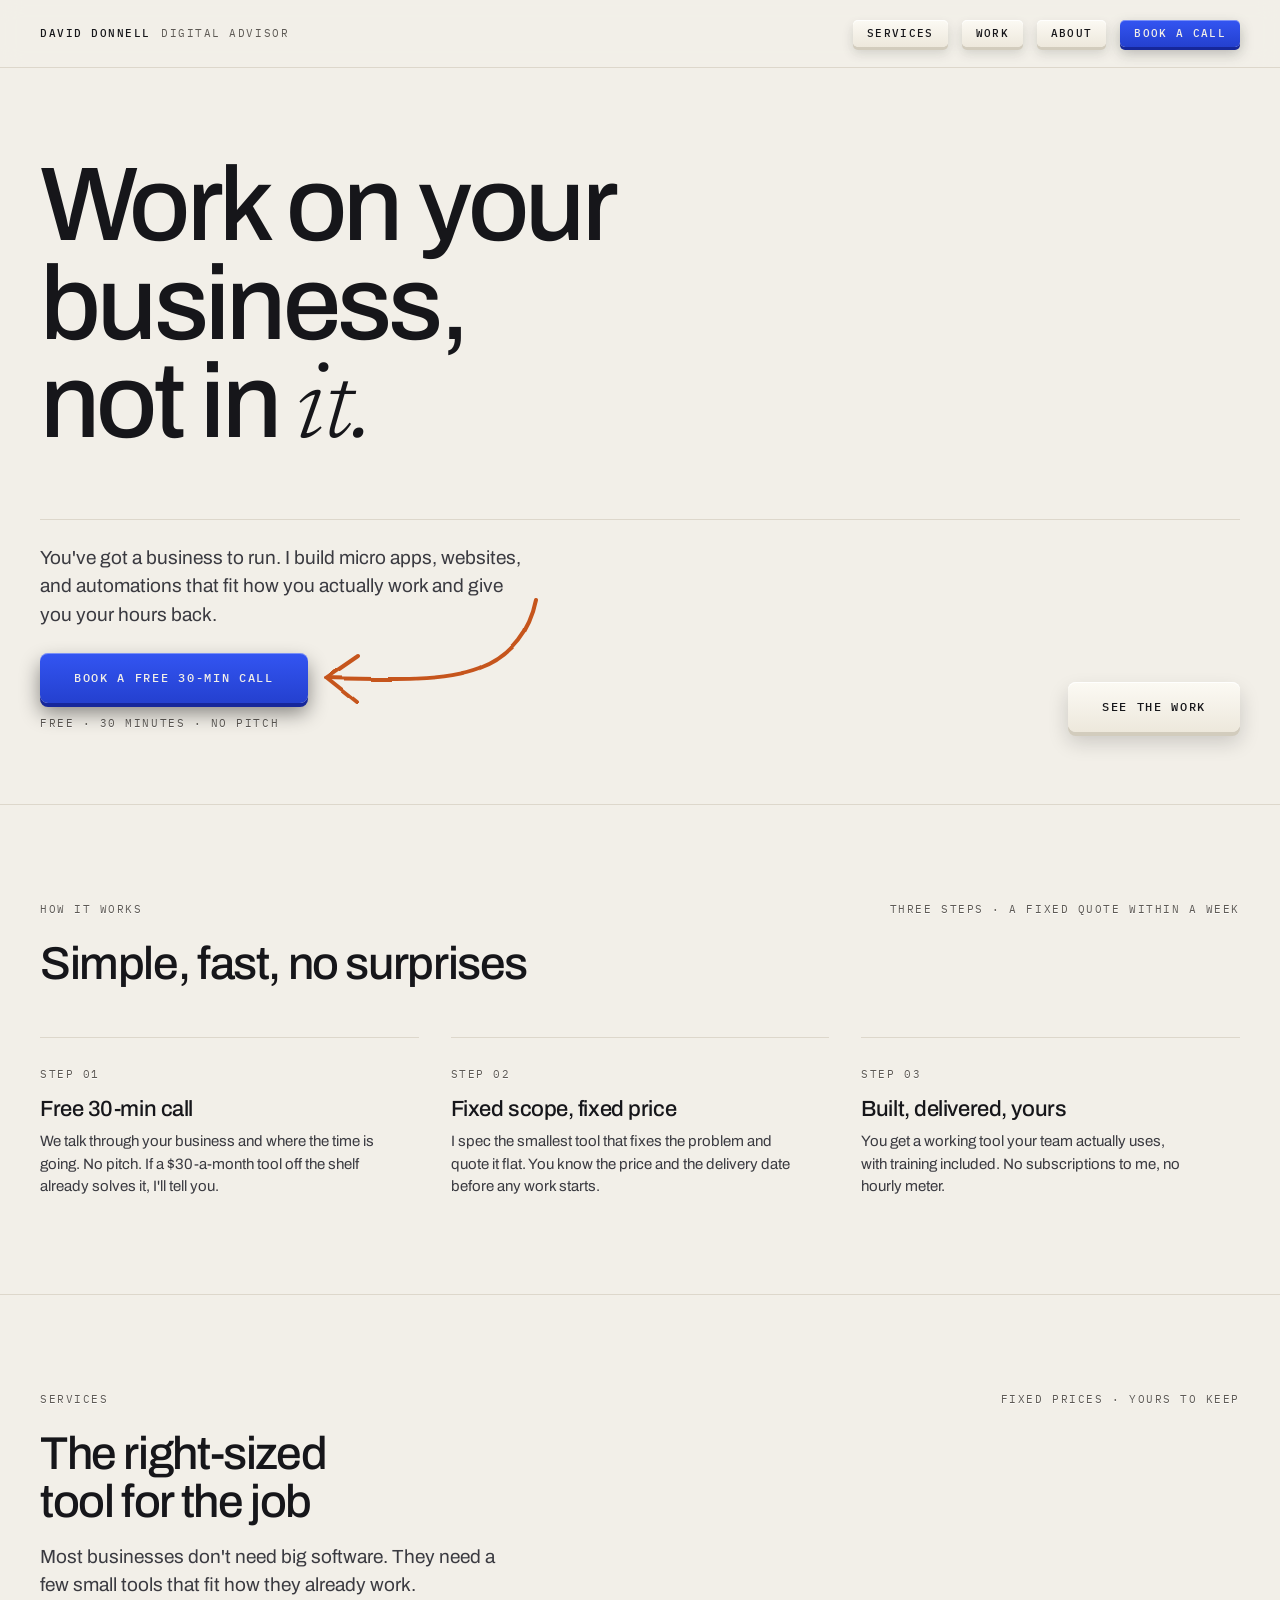
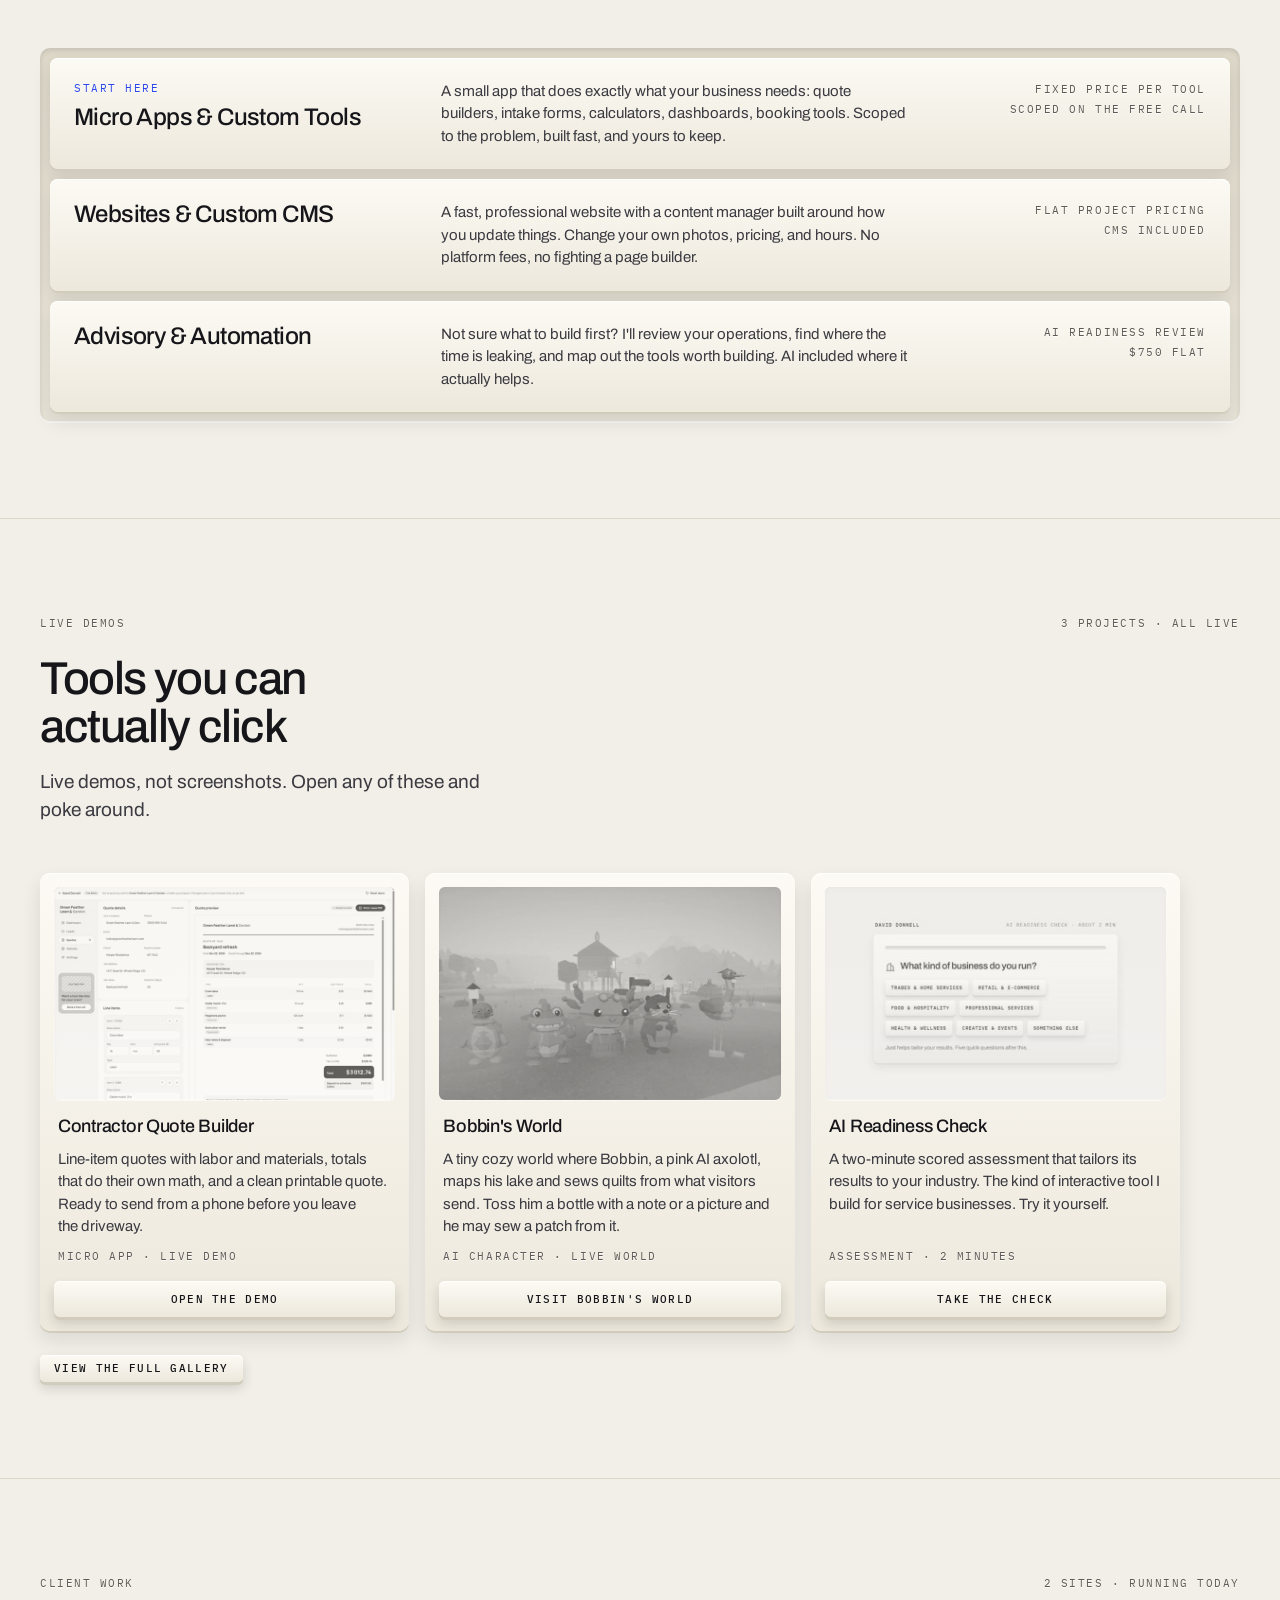
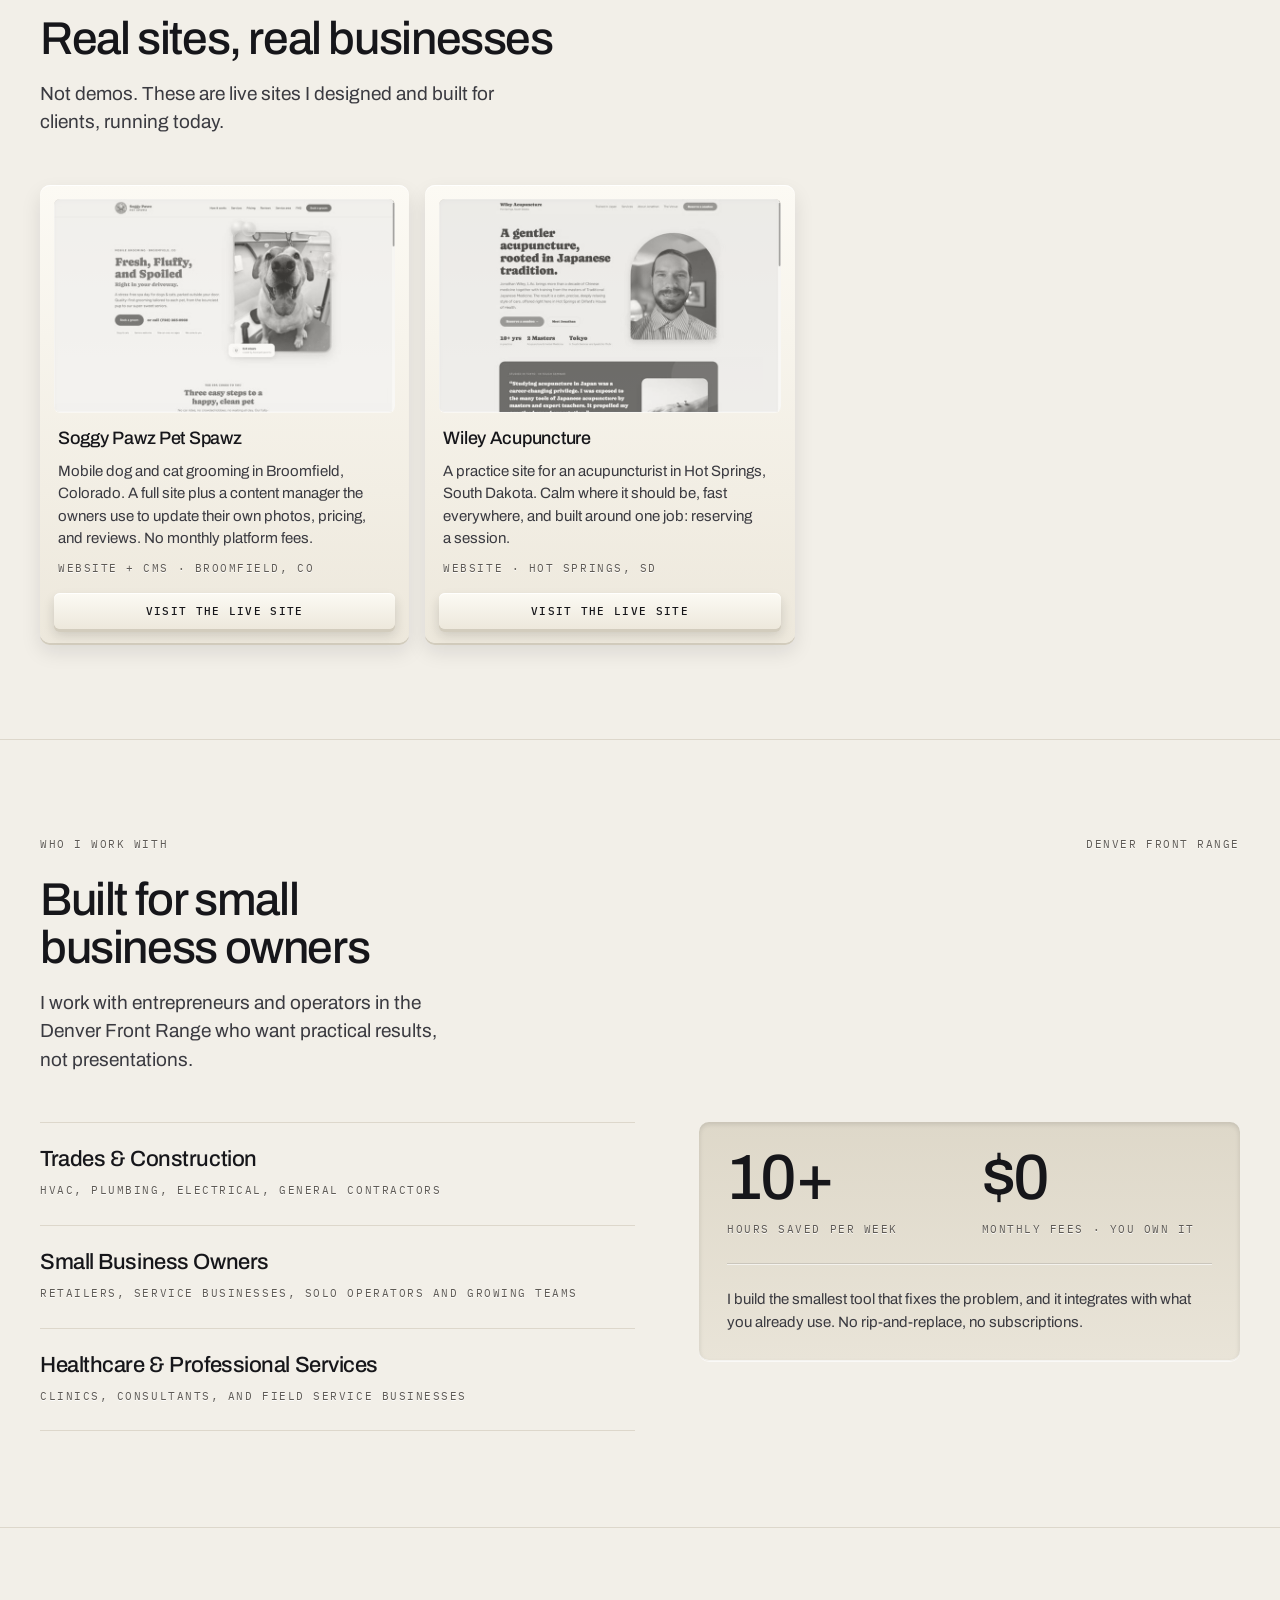
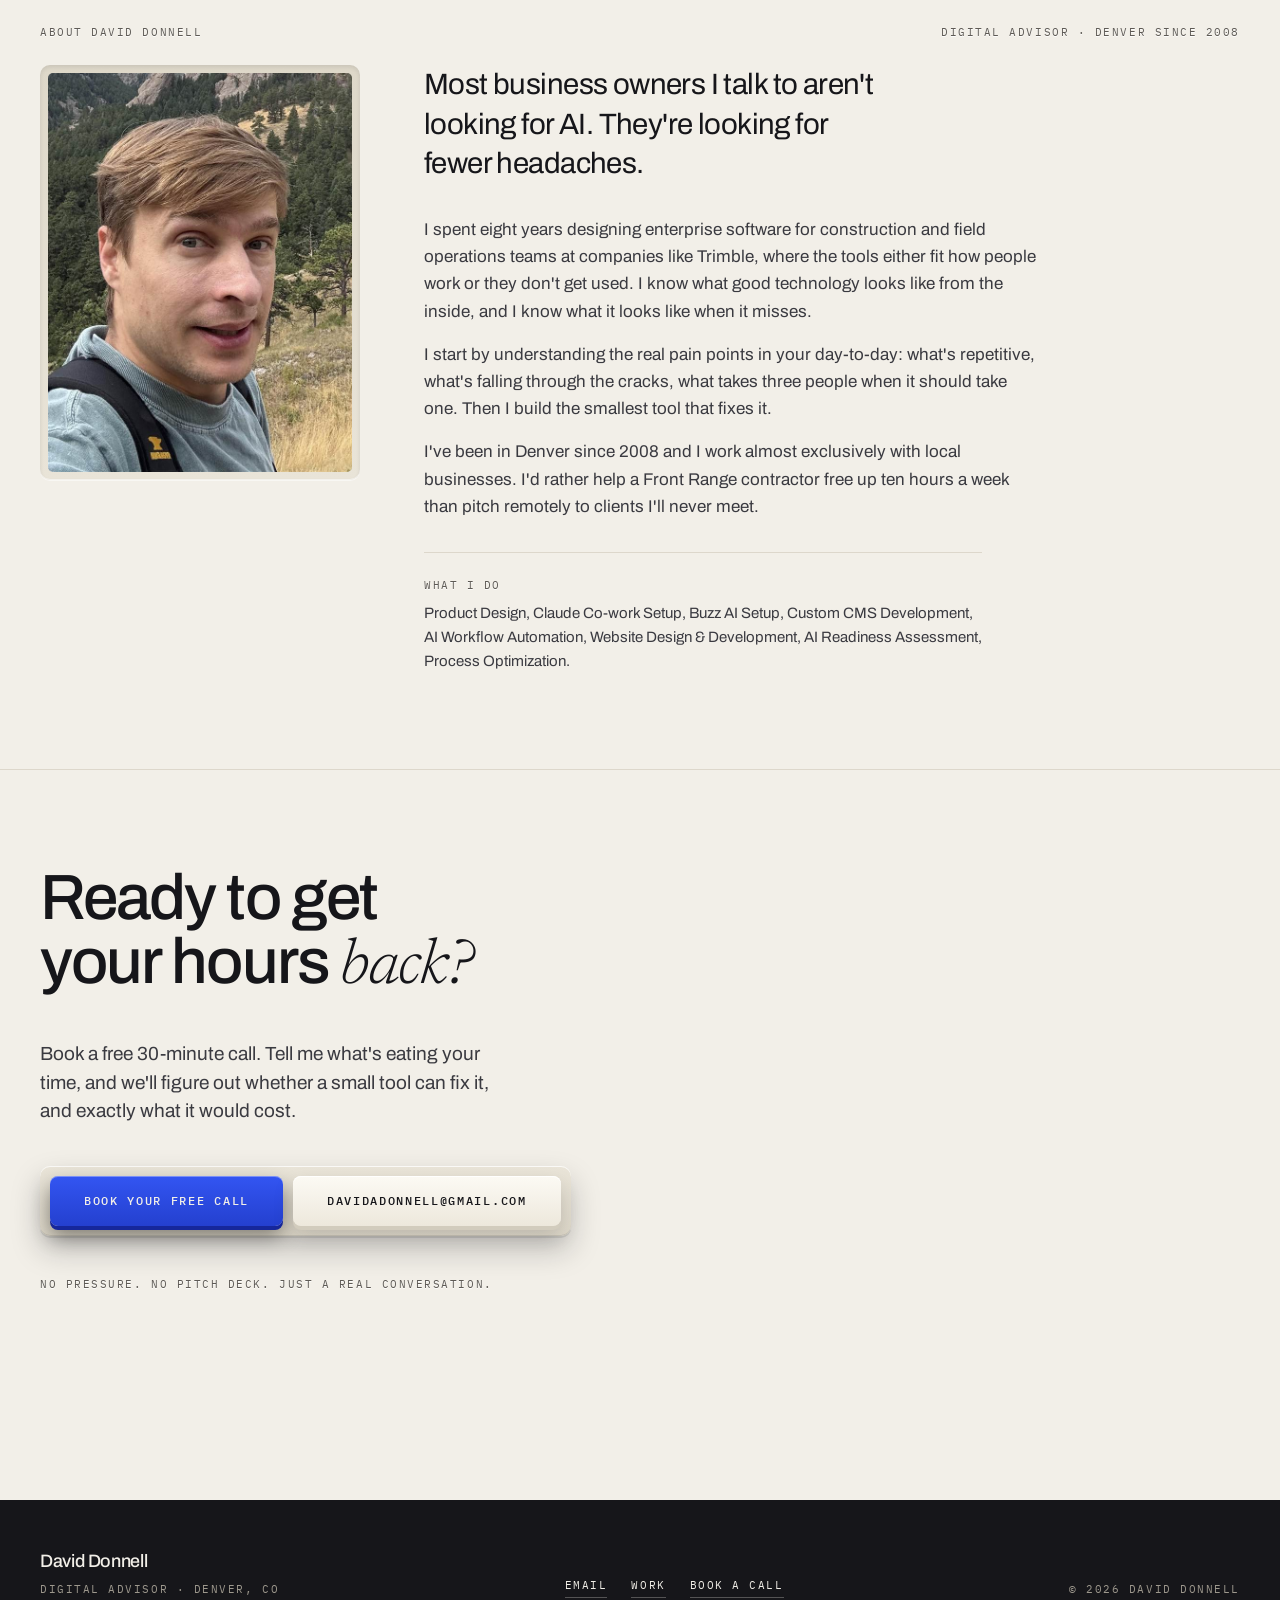
<file: index.html>
<!DOCTYPE html>
<html lang="en">
<head>
  <!-- Google Analytics -->
  <script async src="https://www.googletagmanager.com/gtag/js?id=G-Z45C4PE3RB"></script>
  <script>
    window.dataLayer = window.dataLayer || [];
    function gtag(){dataLayer.push(arguments);}
    gtag('js', new Date());
    gtag('config', 'G-Z45C4PE3RB');
  </script>
  <meta charset="UTF-8" />
  <meta name="viewport" content="width=device-width, initial-scale=1.0" />
  <title>David Donnell, Digital Advisor | Denver, CO</title>
  <meta name="description" content="David Donnell builds micro apps, custom tools, and websites for small businesses in the Denver Front Range. Fixed prices, fast delivery, tools that fit how you actually work." />
  <meta name="robots" content="index, follow" />
  <link rel="canonical" href="https://daviddonnell.com/" />

  <!-- Favicon + browser chrome -->
  <link rel="icon" type="image/svg+xml" href="/favicon.svg" />
  <meta name="theme-color" content="#F2EFE8" />

  <!-- Open Graph -->
  <meta property="og:type" content="website" />
  <meta property="og:url" content="https://daviddonnell.com/" />
  <meta property="og:title" content="David Donnell, Digital Advisor | Denver, CO" />
  <meta property="og:description" content="Micro apps, custom tools, and websites for small businesses in the Denver Front Range. Fixed prices, fast delivery." />
  <meta property="og:site_name" content="David Donnell" />

  <!-- Twitter Card -->
  <meta name="twitter:card" content="summary" />
  <meta name="twitter:title" content="David Donnell, Digital Advisor | Denver, CO" />
  <meta name="twitter:description" content="Micro apps, custom tools, and websites for small businesses in the Denver Front Range. Fixed prices, fast delivery." />

  <!-- Schema.org: Local Professional Service -->
  <script type="application/ld+json">
  {
    "@context": "https://schema.org",
    "@type": "ProfessionalService",
    "name": "David Donnell, Digital Advisor",
    "url": "https://daviddonnell.com",
    "email": "davidadonnell@gmail.com",
    "description": "Micro apps, custom tools, and websites for small businesses in the Denver Front Range. Custom CMS builds, workflow automation, and AI readiness reviews.",
    "areaServed": {
      "@type": "GeoCircle",
      "geoMidpoint": { "@type": "GeoCoordinates", "latitude": 39.7392, "longitude": -104.9903 },
      "geoRadius": "80000"
    },
    "address": {
      "@type": "PostalAddress",
      "addressLocality": "Denver",
      "addressRegion": "CO",
      "addressCountry": "US"
    },
    "priceRange": "$$",
    "offers": [
      {
        "@type": "Offer",
        "name": "Micro Apps & Custom Tools",
        "description": "Small custom business tools: quote builders, intake forms, calculators, dashboards, booking tools. Fixed price per tool."
      },
      {
        "@type": "Offer",
        "name": "Websites & Custom CMS",
        "description": "Fast, professional websites with an owner-friendly content manager. Flat project pricing."
      },
      {
        "@type": "Offer",
        "name": "AI Readiness Review",
        "price": "750",
        "priceCurrency": "USD",
        "description": "A prioritized review of your operations to find the tools worth building, with AI where it actually helps."
      }
    ]
  }
  </script>

  <!-- Self-hosted fonts. Only the two faces used above the fold are preloaded. -->
  <link rel="preload" href="/assets/fonts/Archivo-var.woff2" as="font" type="font/woff2" crossorigin />
  <link rel="preload" href="/assets/fonts/IBMPlexMono-400.woff2" as="font" type="font/woff2" crossorigin />

  <!-- Design system: drafting paper and physical hardware -->
  <link rel="stylesheet" href="/theme.css" />

  <!-- Pre-paint gate. Marks that scripts run (so scroll reveals may hide
       their targets) and decides whether the load sequence plays: once
       per session, never under reduced motion. Resolved before first
       paint so a repeat visitor never sees a flash of ink. -->
  <script>
    (function () {
      var d = document.documentElement;
      d.classList.add('js');
      try {
        if (sessionStorage.getItem('ddcom-curtain-shown') ||
            matchMedia('(prefers-reduced-motion: reduce)').matches) {
          d.classList.add('no-curtain');
        }
      } catch (e) {
        d.classList.add('no-curtain');
      }
    })();
  </script>

  <style>
    /* ============================================================
       Load sequence: the sheet gets plotted.
       Ink covers the page. Registration marks draw into the corners,
       a dimension line runs out from the centre to both margins, and a
       mechanical counter rolls 000 to 100 on it. At 100 the counter
       seats with a clunk and the ink parts along the dimension line.

       Every beat is a CSS animation that starts on its own, so the
       curtain opens even if the script below never runs. The script
       only turns the counter wheels.
       ============================================================ */
    #curtain {
      position: fixed;
      inset: 0;
      z-index: 9900;
      pointer-events: none;
      animation: curtain-gone 0s linear 2500ms forwards;
    }
    html.no-curtain #curtain {
      display: none;
    }
    @keyframes curtain-gone {
      to { visibility: hidden; }
    }

    .curtain-half {
      position: absolute;
      left: 0;
      width: 100%;
      height: 50.5%; /* slight overlap so no hairline shows at the seam */
      background: var(--ink);
    }
    .curtain-half.top {
      top: 0;
      animation: curtain-up 900ms var(--ease-curtain) 1550ms forwards;
    }
    .curtain-half.bottom {
      bottom: 0;
      animation: curtain-down 900ms var(--ease-curtain) 1550ms forwards;
    }
    @keyframes curtain-up {
      to { transform: translateY(-100%); }
    }
    @keyframes curtain-down {
      to { transform: translateY(100%); }
    }

    /* Everything drawn on the ink. Lifts off just before the ink parts. */
    .plot {
      position: absolute;
      inset: 0;
      color: var(--paper);
      animation: plot-out 220ms ease 1480ms forwards;
    }
    @keyframes plot-out {
      to { opacity: 0; }
    }

    /* Registration marks, one per corner. */
    .reg {
      position: absolute;
      width: 28px;
      height: 28px;
      max-width: none;
      fill: none;
      stroke: currentColor;
      stroke-width: 1;
      opacity: 0.55;
    }
    .reg.tl { top: 22px; left: 22px; }
    .reg.tr { top: 22px; right: 22px; }
    .reg.bl { bottom: 22px; left: 22px; }
    .reg.br { bottom: 22px; right: 22px; }
    .reg circle,
    .reg path {
      stroke-dasharray: 100;
      stroke-dashoffset: 100;
      animation: plot-draw 600ms var(--ease-reveal) 100ms forwards;
    }
    @keyframes plot-draw {
      to { stroke-dashoffset: 0; }
    }

    /* The dimension line: two arms growing out of the counter, each
       ending in a tick at the margin. */
    .dim {
      position: absolute;
      left: clamp(28px, 7vw, 110px);
      right: clamp(28px, 7vw, 110px);
      top: 50%;
      transform: translateY(-50%);
      display: flex;
      align-items: center;
      gap: 16px;
    }
    .dim-arm {
      position: relative;
      flex: 1;
      height: 1px;
      background: rgba(242, 239, 232, 0.6);
      transform: scaleX(0);
      animation: arm-grow 1150ms var(--ease-curtain) 150ms forwards;
    }
    .dim-arm.left { transform-origin: right center; }
    .dim-arm.right { transform-origin: left center; }
    .dim-arm::after {
      content: '';
      position: absolute;
      top: -7px;
      width: 1px;
      height: 15px;
      background: inherit;
    }
    .dim-arm.left::after { left: 0; }
    .dim-arm.right::after { right: 0; }
    @keyframes arm-grow {
      to { transform: scaleX(1); }
    }

    /* The counter: three wheels behind a recessed window. Light from
       above, so the window's top lip is in shadow and its bottom edge
       catches a line of light. */
    .odo {
      display: inline-flex;
      gap: 3px;
      padding: 6px 7px;
      border-radius: 6px;
      background: #08080a;
      box-shadow:
        inset 0 2px 5px rgba(0, 0, 0, 0.9),
        inset 0 -1px 0 rgba(255, 255, 255, 0.08),
        0 1px 0 rgba(255, 255, 255, 0.14);
      font-family: var(--mono);
      font-weight: 500;
      font-size: 22px;
      line-height: 1;
      color: var(--paper);
      animation: odo-seat 180ms ease 1380ms;
    }
    @keyframes odo-seat {
      50% { transform: translateY(2px); }
    }
    .wheel {
      display: block;
      width: 1.25em;
      height: 1.6em;
      overflow: hidden;
      border-radius: 3px;
      /* A drum: dark where it curves away, lit across the middle. */
      background: linear-gradient(#0a0a0c, #2b2b31 50%, #0a0a0c);
    }
    .strip {
      display: block;
      will-change: transform;
    }
    .strip i {
      display: block;
      height: 1.6em;
      line-height: 1.6em;
      text-align: center;
      font-style: normal;
    }

    /* The title block, bottom right, where a drawing keeps it. */
    .titleblock {
      position: absolute;
      right: 64px;
      bottom: 26px;
      padding: 9px 12px;
      border: 1px solid rgba(242, 239, 232, 0.28);
      font-family: var(--mono);
      font-size: 10px;
      line-height: 1.7;
      letter-spacing: 0.14em;
      text-transform: uppercase;
      color: #9d988d;
      opacity: 0;
      animation: plot-in 400ms ease 250ms forwards;
    }
    .titleblock b {
      font-weight: 500;
      color: var(--paper);
    }
    @keyframes plot-in {
      to { opacity: 1; }
    }
    @media (max-width: 620px) {
      .odo { font-size: 18px; }
      .titleblock { right: 22px; bottom: 62px; }
    }

    /* Hero lines begin as the ink clears, 130ms apart. When the load
       sequence is skipped the same reveal runs straight away. */
    .hero-h1 {
      --d1: 2450ms;
      --d2: 2580ms;
      --d3: 2710ms;
    }
    html.no-curtain .hero-h1 {
      --d1: 60ms;
      --d2: 190ms;
      --d3: 320ms;
    }

    /* ---- Hero ---- */
    .hero {
      padding: clamp(2.5rem, 7vw, 5.5rem) 0 clamp(2.5rem, 6vw, 4.5rem);
    }
    .hero-h1 .reveal-mask {
      /* Masks need a hair of vertical room or descenders clip. */
      padding-bottom: 0.06em;
      margin-bottom: -0.06em;
    }
    .hero-foot {
      display: flex;
      justify-content: space-between;
      align-items: flex-end;
      gap: var(--sp-4);
      margin-top: clamp(2rem, 5vw, 3.5rem);
      padding-top: var(--sp-3);
      border-top: 1px solid var(--rule);
    }
    .hero-intro {
      display: flex;
      flex-direction: column;
      gap: var(--sp-3);
    }
    .hero-cta {
      display: flex;
      flex-direction: column;
      align-items: flex-start;
      gap: 12px;
    }
    .hero-key {
      position: relative;
      display: inline-flex;
    }

    /* A pen arrow in markup ink, so it reads as a note someone left on
       the sheet. The line draws in once the headline has landed, the
       head flicks on at the end, then the whole thing nudges toward
       the key every few seconds. The tip (y 92 of 130) lands on the
       key's right edge at its vertical middle. */
    .hero-arrow {
      --arrow-d: 3300ms;
      position: absolute;
      left: calc(100% + 4px);
      bottom: -13px;
      width: 240px;
      height: 130px;
      max-width: none;
      overflow: visible;
      pointer-events: none;
      color: var(--ochre);
      animation: hero-arrow-nudge 2.6s ease-in-out calc(var(--arrow-d) + 1000ms) infinite;
    }
    html.no-curtain .hero-arrow {
      --arrow-d: 900ms;
    }
    .hero-arrow-line,
    .hero-arrow-head {
      fill: none;
      stroke: currentColor;
      stroke-width: 4;
      stroke-linecap: round;
      stroke-linejoin: round;
      stroke-dasharray: 100;
      stroke-dashoffset: 100;
      animation: plot-draw 700ms var(--ease-reveal) var(--arrow-d) forwards;
    }
    .hero-arrow-head {
      animation-duration: 220ms;
      animation-delay: calc(var(--arrow-d) + 640ms);
    }
    @keyframes hero-arrow-nudge {
      0%, 100% { transform: translateX(0); }
      50% { transform: translateX(-4px); }
    }
    @media (prefers-reduced-motion: reduce) {
      .hero-arrow,
      .hero-arrow-line,
      .hero-arrow-head {
        animation: none;
        stroke-dashoffset: 0;
      }
    }
    /* The arrow needs 250px of clear paper to the right of the key. */
    @media (max-width: 900px) {
      .hero-arrow { display: none; }
    }

    /* ---- How it works: three ruled columns ---- */
    .steps {
      display: grid;
      grid-template-columns: repeat(3, minmax(0, 1fr));
      gap: var(--sp-4);
    }
    .step {
      border-top: 1px solid var(--rule);
      padding-top: var(--sp-3);
    }
    .step h3 {
      margin: 12px 0 8px;
      font-weight: 500;
      font-size: 1.375rem;
      line-height: 1.15;
      letter-spacing: -0.02em;
      color: var(--ink);
    }
    .step p {
      max-width: 38ch;
    }

    /* ---- Services: a tray of spec sheets in a pressed well ---- */
    .spec {
      display: grid;
      gap: 10px;
      padding: 10px;
    }
    .spec-row {
      display: grid;
      /* A fixed price column, so the three rows share their column edges. */
      grid-template-columns: minmax(0, 1fr) minmax(0, 1.5fr) 230px;
      gap: var(--sp-4);
      align-items: start;
      padding: 22px 24px;
    }
    .spec-flag {
      display: block;
      margin-bottom: 8px;
      color: var(--blueprint);
    }
    .spec-name h3 {
      font-weight: 500;
      font-size: 1.5rem;
      line-height: 1.1;
      letter-spacing: -0.025em;
      color: var(--ink);
    }
    .spec-desc {
      max-width: 52ch;
    }
    .spec-price {
      text-align: right;
      line-height: 1.8;
      white-space: nowrap;
    }

    /* ---- Work + client work ---- */
    .work-more {
      margin-top: var(--sp-3);
    }

    /* ---- Who I work with ---- */
    .aud-grid {
      display: grid;
      grid-template-columns: minmax(0, 1.1fr) minmax(0, 1fr);
      gap: clamp(2rem, 5vw, 4rem);
      align-items: start;
    }
    .aud-list li {
      padding: var(--sp-3) 0;
      border-top: 1px solid var(--rule);
    }
    .aud-list li:last-child {
      border-bottom: 1px solid var(--rule);
    }
    .aud-list h3 {
      margin-bottom: 6px;
      font-weight: 500;
      font-size: 1.375rem;
      line-height: 1.15;
      letter-spacing: -0.02em;
      color: var(--ink);
    }
    .figures {
      padding: 26px 28px 28px;
    }
    .figure-row {
      display: grid;
      grid-template-columns: 1fr 1fr;
      gap: var(--sp-3);
      padding-bottom: var(--sp-3);
      margin-bottom: var(--sp-3);
      border-bottom: 1px solid rgba(22, 22, 26, 0.12);
      box-shadow: 0 1px 0 rgba(255, 255, 255, 0.6);
    }
    .figure-n {
      display: block;
      margin-bottom: 8px;
      font-weight: 500;
      font-size: clamp(44px, 5vw, 68px);
      line-height: 0.95;
      letter-spacing: -0.035em;
      color: var(--ink);
    }

    /* ---- About ---- */
    .about-grid {
      display: grid;
      grid-template-columns: minmax(0, 320px) minmax(0, 1fr);
      gap: clamp(2rem, 5vw, 4.5rem);
      align-items: start;
    }
    .about-photo {
      margin: 0;
      padding: 8px;
    }
    .about-photo img {
      width: 100%;
      height: auto;
      border-radius: 5px;
    }
    .about-p {
      font-size: clamp(20px, 2.3vw, 30px);
      line-height: 1.35;
      letter-spacing: -0.02em;
      color: var(--ink);
      max-width: 30ch;
    }
    .about-copy {
      margin-top: var(--sp-4);
      display: grid;
      gap: var(--sp-2);
      max-width: 62ch;
      font-size: 1.0625rem;
      line-height: 1.6;
    }
    .about-tools {
      margin-top: var(--sp-4);
      padding-top: var(--sp-3);
      border-top: 1px solid var(--rule);
      max-width: 62ch;
    }
    .about-tools .label {
      display: block;
      margin-bottom: var(--sp-1);
    }
    .about-tools p {
      line-height: 1.6;
    }

    /* ---- Contact ---- */
    .contact {
      padding: clamp(3.5rem, 8vw, 6rem) 0 clamp(4rem, 9vw, 7rem);
    }
    .contact-inner {
      display: flex;
      flex-direction: column;
      align-items: flex-start;
      gap: clamp(1.5rem, 4vw, 2.5rem);
    }
    .contact-h {
      max-width: 14ch;
    }
    .contact-actions {
      flex-wrap: wrap;
      gap: 10px;
      padding: 10px;
      border-radius: 10px;
    }

    /* Short viewports: cap the display against height as well as width. */
    @media (max-height: 800px) {
      .hero {
        padding-top: clamp(1.25rem, 3vh, 2.5rem);
      }
      .hero-h1 {
        font-size: clamp(40px, min(8.2vw, 12.5vh), 132px);
      }
      .hero-foot {
        margin-top: clamp(1rem, 3vh, 2rem);
        padding-top: var(--sp-2);
      }
    }

    @media (max-width: 900px) {
      .hero-foot {
        flex-direction: column;
        align-items: flex-start;
        gap: var(--sp-3);
      }
      .steps {
        grid-template-columns: 1fr;
        gap: var(--sp-3);
      }
      .spec-row {
        grid-template-columns: 1fr;
        gap: 12px;
        padding: 20px;
      }
      .spec-price {
        text-align: left;
        white-space: normal;
      }
      .aud-grid,
      .about-grid {
        grid-template-columns: 1fr;
      }
      .about-photo {
        max-width: 260px;
      }
    }

    @media (max-width: 620px) {
      .sect-head {
        flex-direction: column;
        align-items: flex-start;
        gap: 6px;
      }
      .contact-actions {
        width: 100%;
        flex-direction: column;
        align-items: stretch;
      }
      .contact-actions .key-lg,
      .hero-cta .key-lg {
        padding: 17px 20px;
      }
      .contact-actions .key-lg {
        width: 100%;
        font-size: 11px;
        letter-spacing: 0.06em;
      }
    }
  </style>
</head>
<body>
  <a class="skip-link" href="#main">Skip to content</a>

  <!-- Load sequence. Shown once per session, never under reduced motion. -->
  <div id="curtain" aria-hidden="true">
    <div class="curtain-half top"></div>
    <div class="curtain-half bottom"></div>
    <div class="plot">
      <svg class="reg tl" viewBox="0 0 28 28"><circle cx="14" cy="14" r="7" pathLength="100" /><path d="M14 0v28M0 14h28" pathLength="100" /></svg>
      <svg class="reg tr" viewBox="0 0 28 28"><circle cx="14" cy="14" r="7" pathLength="100" /><path d="M14 0v28M0 14h28" pathLength="100" /></svg>
      <svg class="reg bl" viewBox="0 0 28 28"><circle cx="14" cy="14" r="7" pathLength="100" /><path d="M14 0v28M0 14h28" pathLength="100" /></svg>
      <svg class="reg br" viewBox="0 0 28 28"><circle cx="14" cy="14" r="7" pathLength="100" /><path d="M14 0v28M0 14h28" pathLength="100" /></svg>

      <div class="dim">
        <span class="dim-arm left"></span>
        <span class="odo">
          <span class="wheel"><span class="strip" id="odo-100"><i>0</i><i>1</i></span></span>
          <span class="wheel"><span class="strip" id="odo-10"><i>0</i><i>1</i><i>2</i><i>3</i><i>4</i><i>5</i><i>6</i><i>7</i><i>8</i><i>9</i><i>0</i></span></span>
          <span class="wheel"><span class="strip" id="odo-1"><i>0</i><i>1</i><i>2</i><i>3</i><i>4</i><i>5</i><i>6</i><i>7</i><i>8</i><i>9</i><i>0</i></span></span>
        </span>
        <span class="dim-arm right"></span>
      </div>

      <div class="titleblock">
        <b>David Donnell</b><br />
        Digital Advisor &middot; Denver, CO<br />
        Sheet 01 of 01 &middot; NTS
      </div>
    </div>
  </div>

  <header class="site-header">
    <div class="nav">
      <div class="hdr-group">
        <a href="/" class="hdr-mark">David Donnell</a>
        <span class="hdr-muted hdr-role">Digital Advisor</span>
      </div>
      <div class="hdr-group hdr-right">
        <nav class="hdr-group hdr-keys" id="nav-menu" aria-label="Main">
          <a href="#services" class="key key-sm">Services</a>
          <a href="/work.html" class="key key-sm">Work</a>
          <a href="#about" class="key key-sm">About</a>
        </nav>
        <a href="https://calendly.com/davidadonnell/30min?utm_source=site&amp;utm_campaign=home-nav" target="_blank" rel="noopener noreferrer" class="key key-sm key-primary" data-ga="book_call" data-ga-params='{"placement":"home-nav"}'>Book a call</a>
        <button class="key key-icon nav-toggle" type="button" aria-label="Menu" aria-expanded="false" aria-controls="nav-menu">
          <svg viewBox="0 0 14 14" fill="none" stroke="currentColor" stroke-width="1.6" stroke-linecap="round" aria-hidden="true"><path d="M1.5 3.5h11M1.5 7h11M1.5 10.5h11" /></svg>
        </button>
      </div>
    </div>
  </header>

  <main id="main">

    <!-- Hero -->
    <section class="hero">
      <div class="wrap">
        <h1 class="display hero-h1">
          <span class="reveal-mask"><span class="reveal-line" style="animation-delay:var(--d1)">Work on your</span></span>
          <span class="reveal-mask"><span class="reveal-line" style="animation-delay:var(--d2)">business,</span></span>
          <span class="reveal-mask"><span class="reveal-line" style="animation-delay:var(--d3)">not in <em class="accent">it.</em></span></span>
        </h1>

        <div class="hero-foot">
          <div class="hero-intro">
            <p class="lead">
              You've got a business to run. I build micro apps, websites, and
              automations that fit how you actually work and give you your
              hours back.
            </p>
            <div class="hero-cta">
              <span class="hero-key">
                <a href="https://calendly.com/davidadonnell/30min?utm_source=site&amp;utm_campaign=home-hero" target="_blank" rel="noopener noreferrer" class="key key-lg key-primary" data-ga="book_call" data-ga-params='{"placement":"home-hero"}'>Book a free 30-min call</a>
                <svg class="hero-arrow" viewBox="0 0 240 130" width="240" height="130" aria-hidden="true">
                  <defs>
                    <!-- Pen on paper: one slow wobble for the hand. One
                         filter for the group so line and head move as one. -->
                    <filter id="hero-marker" x="-8%" y="-12%" width="116%" height="124%">
                      <feTurbulence type="fractalNoise" baseFrequency="0.022" numOctaves="1" seed="4" result="hand" />
                      <feDisplacementMap in="SourceGraphic" in2="hand" scale="3" xChannelSelector="R" yChannelSelector="G" />
                    </filter>
                  </defs>
                  <g filter="url(#hero-marker)">
                    <path class="hero-arrow-line" pathLength="100" d="M224 14c-6 30-24 56-56 68-34 13-86 12-154 10" />
                    <path class="hero-arrow-head" pathLength="100" d="M46 70L14 92l30 24" />
                  </g>
                </svg>
              </span>
              <span class="label">Free &middot; 30 minutes &middot; No pitch</span>
            </div>
          </div>
          <a href="#work" class="key key-lg" data-ga="gallery_view" data-ga-params='{"placement":"home-hero"}'>See the work</a>
        </div>
      </div>
    </section>

    <!-- How it works -->
    <section class="section rule-top" id="how">
      <div class="wrap">
        <div class="sect-head">
          <span class="label">How it works</span>
          <span class="label">Three steps &middot; A fixed quote within a week</span>
        </div>
        <div class="sect-intro">
          <h2 class="sect-title">Simple, fast, no surprises</h2>
        </div>
        <ol class="steps">
          <li class="step">
            <span class="label">Step 01</span>
            <h3>Free 30-min call</h3>
            <p>We talk through your business and where the time is going. No pitch. If a $30-a-month tool off the shelf already solves it, I'll tell you.</p>
          </li>
          <li class="step">
            <span class="label">Step 02</span>
            <h3>Fixed scope, fixed price</h3>
            <p>I spec the smallest tool that fixes the problem and quote it flat. You know the price and the delivery date before any work starts.</p>
          </li>
          <li class="step">
            <span class="label">Step 03</span>
            <h3>Built, delivered, yours</h3>
            <p>You get a working tool your team actually uses, with training included. No subscriptions to me, no hourly meter.</p>
          </li>
        </ol>
      </div>
    </section>

    <!-- Services -->
    <section class="section rule-top" id="services">
      <div class="wrap">
        <div class="sect-head">
          <span class="label">Services</span>
          <span class="label">Fixed prices &middot; Yours to keep</span>
        </div>
        <div class="sect-intro">
          <h2 class="sect-title">The right-sized tool for the job</h2>
          <p class="lead">
            Most businesses don't need big software. They need a few small
            tools that fit how they already work.
          </p>
        </div>
        <div class="spec well rise">
          <article class="spec-row raised">
            <div class="spec-name">
              <span class="label spec-flag">Start here</span>
              <h3>Micro Apps &amp; Custom Tools</h3>
            </div>
            <p class="spec-desc">
              A small app that does exactly what your business needs: quote
              builders, intake forms, calculators, dashboards, booking tools.
              Scoped to the problem, built fast, and yours to keep.
            </p>
            <span class="label spec-price">Fixed price per tool<br />Scoped on the free call</span>
          </article>
          <article class="spec-row raised">
            <div class="spec-name">
              <h3>Websites &amp; Custom CMS</h3>
            </div>
            <p class="spec-desc">
              A fast, professional website with a content manager built around
              how you update things. Change your own photos, pricing, and
              hours. No platform fees, no fighting a page builder.
            </p>
            <span class="label spec-price">Flat project pricing<br />CMS included</span>
          </article>
          <article class="spec-row raised">
            <div class="spec-name">
              <h3>Advisory &amp; Automation</h3>
            </div>
            <p class="spec-desc">
              Not sure what to build first? I'll review your operations, find
              where the time is leaking, and map out the tools worth building.
              AI included where it actually helps.
            </p>
            <span class="label spec-price">AI Readiness Review<br />$750 flat</span>
          </article>
        </div>
      </div>
    </section>

    <!-- Work: live demos -->
    <section class="section rule-top" id="work">
      <div class="wrap">
        <div class="sect-head">
          <span class="label">Live demos</span>
          <span class="label">3 projects &middot; All live</span>
        </div>
        <div class="sect-intro">
          <h2 class="sect-title">Tools you can actually click</h2>
          <p class="lead">
            Live demos, not screenshots. Open any of these and poke around.
          </p>
        </div>
        <div class="card-grid rise">
          <a class="bcard raised" href="/demos/quote-builder.html" data-ga="gallery_card" data-ga-params='{"item":"quote-builder","page":"home"}'>
            <figure class="bcard-thumb well well-shallow">
              <img src="/assets/work/quote-builder.jpg" alt="The quote builder: line items on the left, a finished quote on the right" loading="lazy" width="720" height="450" />
            </figure>
            <h3 class="bcard-title">Contractor Quote Builder</h3>
            <p class="bcard-desc">
              Line-item quotes with labor and materials, totals that do their
              own math, and a clean printable quote. Ready to send from a
              phone before you leave the driveway.
            </p>
            <span class="label bcard-meta">Micro app &middot; Live demo</span>
            <span class="key bcard-key" aria-hidden="true">Open the demo</span>
          </a>
          <a class="bcard raised" href="https://bobbins.world" target="_blank" rel="noopener noreferrer" data-ga="gallery_card" data-ga-params='{"item":"bobbins-world","page":"home"}'>
            <figure class="bcard-thumb well well-shallow">
              <img src="/assets/work/bobbins-world.jpg" alt="Bobbin the pink axolotl with Old Turtle, Frog, Pocket the otter and Heron, lined up at the edge of the lake at sunset" loading="lazy" width="720" height="450" />
            </figure>
            <h3 class="bcard-title">Bobbin's World</h3>
            <p class="bcard-desc">
              A tiny cozy world where Bobbin, a pink AI axolotl, maps his lake
              and sews quilts from what visitors send. Toss him a bottle with
              a note or a picture and he may sew a patch from it.
            </p>
            <span class="label bcard-meta">AI character &middot; Live world</span>
            <span class="key bcard-key" aria-hidden="true">Visit Bobbin's World</span>
          </a>
          <a class="bcard raised" href="/readiness-check.html" data-ga="gallery_card" data-ga-params='{"item":"readiness-check","page":"home"}'>
            <figure class="bcard-thumb well well-shallow">
              <img src="/assets/work/readiness-check.jpg" alt="The AI Readiness Check asking what kind of business you run" loading="lazy" width="720" height="450" />
            </figure>
            <h3 class="bcard-title">AI Readiness Check</h3>
            <p class="bcard-desc">
              A two-minute scored assessment that tailors its results to your
              industry. The kind of interactive tool I build for service
              businesses. Try it yourself.
            </p>
            <span class="label bcard-meta">Assessment &middot; 2 minutes</span>
            <span class="key bcard-key" aria-hidden="true">Take the check</span>
          </a>
        </div>
        <a class="key key-sm work-more" href="/work.html" data-ga="gallery_view" data-ga-params='{"placement":"home-section"}'>View the full gallery</a>
      </div>
    </section>

    <!-- Client work -->
    <section class="section rule-top" id="client-work">
      <div class="wrap">
        <div class="sect-head">
          <span class="label">Client work</span>
          <span class="label">2 sites &middot; Running today</span>
        </div>
        <div class="sect-intro">
          <h2 class="sect-title">Real sites, real businesses</h2>
          <p class="lead">
            Not demos. These are live sites I designed and built for clients,
            running today.
          </p>
        </div>
        <div class="card-grid rise">
          <a class="bcard raised" href="https://soggypawz-pet.netlify.app" target="_blank" rel="noopener noreferrer" data-ga="client_card" data-ga-params='{"client":"soggy-pawz","page":"home"}'>
            <figure class="bcard-thumb well well-shallow">
              <img src="/assets/clients/soggy-pawz.jpg" alt="The Soggy Pawz Pet Spawz homepage" loading="lazy" width="720" height="450" />
            </figure>
            <h3 class="bcard-title">Soggy Pawz Pet Spawz</h3>
            <p class="bcard-desc">
              Mobile dog and cat grooming in Broomfield, Colorado. A full site
              plus a content manager the owners use to update their own
              photos, pricing, and reviews. No monthly platform fees.
            </p>
            <span class="label bcard-meta">Website + CMS &middot; Broomfield, CO</span>
            <span class="key bcard-key" aria-hidden="true">Visit the live site</span>
          </a>
          <a class="bcard raised" href="https://wiley-acupuncture-preview.netlify.app" target="_blank" rel="noopener noreferrer" data-ga="client_card" data-ga-params='{"client":"wiley","page":"home"}'>
            <figure class="bcard-thumb well well-shallow">
              <img src="/assets/clients/wiley.jpg" alt="The Wiley Acupuncture homepage" loading="lazy" width="720" height="450" />
            </figure>
            <h3 class="bcard-title">Wiley Acupuncture</h3>
            <p class="bcard-desc">
              A practice site for an acupuncturist in Hot Springs, South
              Dakota. Calm where it should be, fast everywhere, and built
              around one job: reserving a session.
            </p>
            <span class="label bcard-meta">Website &middot; Hot Springs, SD</span>
            <span class="key bcard-key" aria-hidden="true">Visit the live site</span>
          </a>
        </div>
      </div>
    </section>

    <!-- Who I work with -->
    <section class="section rule-top" id="clients">
      <div class="wrap">
        <div class="sect-head">
          <span class="label">Who I work with</span>
          <span class="label">Denver Front Range</span>
        </div>
        <div class="sect-intro">
          <h2 class="sect-title">Built for small business owners</h2>
          <p class="lead">
            I work with entrepreneurs and operators in the Denver Front Range
            who want practical results, not presentations.
          </p>
        </div>
        <div class="aud-grid">
          <ul class="aud-list">
            <li>
              <h3>Trades &amp; Construction</h3>
              <span class="label">HVAC, plumbing, electrical, general contractors</span>
            </li>
            <li>
              <h3>Small Business Owners</h3>
              <span class="label">Retailers, service businesses, solo operators and growing teams</span>
            </li>
            <li>
              <h3>Healthcare &amp; Professional Services</h3>
              <span class="label">Clinics, consultants, and field service businesses</span>
            </li>
          </ul>
          <div class="figures well">
            <div class="figure-row">
              <div>
                <span class="figure-n">10+</span>
                <span class="label">Hours saved per week</span>
              </div>
              <div>
                <span class="figure-n">$0</span>
                <span class="label">Monthly fees &middot; You own it</span>
              </div>
            </div>
            <p>
              I build the smallest tool that fixes the problem, and it
              integrates with what you already use. No rip-and-replace, no
              subscriptions.
            </p>
          </div>
        </div>
      </div>
    </section>

    <!-- About -->
    <section class="section rule-top" id="about">
      <div class="wrap">
        <div class="sect-head">
          <h2 class="label">About David Donnell</h2>
          <span class="label">Digital Advisor &middot; Denver since 2008</span>
        </div>
        <div class="about-grid">
          <figure class="about-photo well well-shallow">
            <img src="/assets/david-donnell-portrait.jpg" alt="David Donnell, Digital Advisor, in the Colorado Front Range foothills" loading="lazy" width="640" height="841" />
          </figure>
          <div class="about-body rise">
            <p class="about-p">
              Most business owners I talk to aren't looking for AI. They're
              looking for fewer headaches.
            </p>
            <div class="about-copy">
              <p>
                I spent eight years designing enterprise software for
                construction and field operations teams at companies like
                Trimble, where the tools either fit how people work or they
                don't get used. I know what good technology looks like from
                the inside, and I know what it looks like when it misses.
              </p>
              <p>
                I start by understanding the real pain points in your
                day-to-day: what's repetitive, what's falling through the
                cracks, what takes three people when it should take one. Then
                I build the smallest tool that fixes it.
              </p>
              <p>
                I've been in Denver since 2008 and I work almost exclusively
                with local businesses. I'd rather help a Front Range
                contractor free up ten hours a week than pitch remotely to
                clients I'll never meet.
              </p>
            </div>
            <div class="about-tools">
              <span class="label">What I do</span>
              <p>
                Product Design, Claude Co-work Setup, Buzz AI Setup, Custom
                CMS Development, AI Workflow Automation, Website Design
                &amp; Development, AI Readiness Assessment, Process
                Optimization.
              </p>
            </div>
          </div>
        </div>
      </div>
    </section>

    <!-- Contact -->
    <section class="contact rule-top" id="contact">
      <div class="wrap contact-inner rise">
        <h2 class="h2 contact-h">Ready to get your hours <em class="accent">back?</em></h2>
        <p class="lead">
          Book a free 30-minute call. Tell me what's eating your time, and
          we'll figure out whether a small tool can fix it, and exactly what
          it would cost.
        </p>
        <div class="contact-actions deck">
          <a href="https://calendly.com/davidadonnell/30min?utm_source=site&amp;utm_campaign=home-ctaband" target="_blank" rel="noopener noreferrer" class="key key-lg key-primary" data-ga="book_call" data-ga-params='{"placement":"home-ctaband"}'>Book your free call</a>
          <a href="mailto:davidadonnell@gmail.com" class="key key-lg" data-ga="contact_email" data-ga-params='{"placement":"home-ctaband"}'>davidadonnell@gmail.com</a>
        </div>
        <span class="label">No pressure. No pitch deck. Just a real conversation.</span>
      </div>
    </section>

  </main>

  <footer class="site-footer">
    <div class="wrap foot">
      <div class="foot-col">
        <span class="foot-mark">David Donnell</span>
        <span class="foot-meta">Digital Advisor &middot; Denver, CO</span>
      </div>
      <nav class="foot-links" aria-label="Footer">
        <a href="mailto:davidadonnell@gmail.com">Email</a>
        <a href="/work.html">Work</a>
        <a href="https://calendly.com/davidadonnell/30min?utm_source=site&amp;utm_campaign=home-footer" target="_blank" rel="noopener noreferrer" data-ga="book_call" data-ga-params='{"placement":"home-footer"}'>Book a call</a>
      </nav>
      <span class="foot-colophon">&copy; 2026 David Donnell</span>
    </div>
  </footer>

  <script>
    /* Load sequence driver. The curtain itself runs on CSS; this turns
       the counter wheels and burns the once-per-session flag. */
    (function () {
      var curtain = document.getElementById('curtain');
      if (!curtain) return;
      if (document.documentElement.classList.contains('no-curtain')) {
        curtain.remove();
        return;
      }
      try { sessionStorage.setItem('ddcom-curtain-shown', '1'); } catch (e) { /* private browsing: it plays every visit */ }

      var ones = document.getElementById('odo-1');
      var tens = document.getElementById('odo-10');
      var hund = document.getElementById('odo-100');
      var CELL = 1.6;   // em, one digit's height
      var START = 150;  // ms, in step with the dimension arms
      var DUR = 1200;

      function set(el, pos) { el.style.transform = 'translateY(' + (-pos * CELL) + 'em)'; }
      function ease(t) { return t < 0.5 ? 4 * t * t * t : 1 - Math.pow(-2 * t + 2, 3) / 2; }

      var t0 = performance.now();
      (function tick(now) {
        var t = Math.min(Math.max((now - t0 - START) / DUR, 0), 1);
        if (t >= 1) {
          set(ones, 0); set(tens, 0); set(hund, 1);
        } else {
          // A real odometer: the ones wheel turns freely, and each wheel
          // above it only moves while the one below rolls from 9 to 0.
          var v = ease(t) * 100;
          var o = v % 10;
          set(ones, o);
          set(tens, Math.floor(v / 10) % 10 + Math.max(0, o - 9));
          set(hund, Math.max(0, v - 99));
          requestAnimationFrame(tick);
        }
      })(t0);

      setTimeout(function () { curtain.remove(); }, 2700);
    })();

    /* Scroll reveal for .rise. If the observer never reports (embedded
       or offscreen views), show everything rather than strand it. */
    (function () {
      var els = Array.prototype.slice.call(document.querySelectorAll('.rise'));
      function showAll() { els.forEach(function (el) { el.classList.add('in'); }); }
      if (!('IntersectionObserver' in window) ||
          matchMedia('(prefers-reduced-motion: reduce)').matches) {
        showAll();
        return;
      }
      var fired = false;
      var io = new IntersectionObserver(function (entries) {
        fired = true;
        entries.forEach(function (en) {
          if (en.isIntersecting) {
            en.target.classList.add('in');
            io.unobserve(en.target);
          }
        });
      }, { rootMargin: '0px 0px -10% 0px' });
      els.forEach(function (el) { io.observe(el); });
      setTimeout(function () {
        if (fired) return;
        io.disconnect();
        showAll();
      }, 2500);
    })();

    /* Mobile menu: the menu key holds down while its deck is out. */
    (function () {
      var header = document.querySelector('.site-header');
      var btn = document.querySelector('.nav-toggle');
      if (!header || !btn) return;
      function close() {
        header.classList.remove('menu-open');
        btn.classList.remove('is-pressed');
        btn.setAttribute('aria-expanded', 'false');
      }
      btn.addEventListener('click', function () {
        var open = header.classList.toggle('menu-open');
        btn.classList.toggle('is-pressed', open);
        btn.setAttribute('aria-expanded', open ? 'true' : 'false');
      });
      header.addEventListener('click', function (e) {
        if (e.target.closest('.hdr-keys a')) close();
      });
      document.addEventListener('keydown', function (e) {
        if (e.key === 'Escape') close();
      });
    })();

    /* Analytics: elements tagged data-ga fire a GA4 event on click */
    document.addEventListener('click', function (e) {
      var el = e.target.closest('[data-ga]');
      if (!el || typeof gtag !== 'function') return;
      var params = {};
      try { params = JSON.parse(el.getAttribute('data-ga-params') || '{}'); } catch (err) {}
      gtag('event', el.getAttribute('data-ga'), params);
    });
  </script>

</body>
</html>
</file>
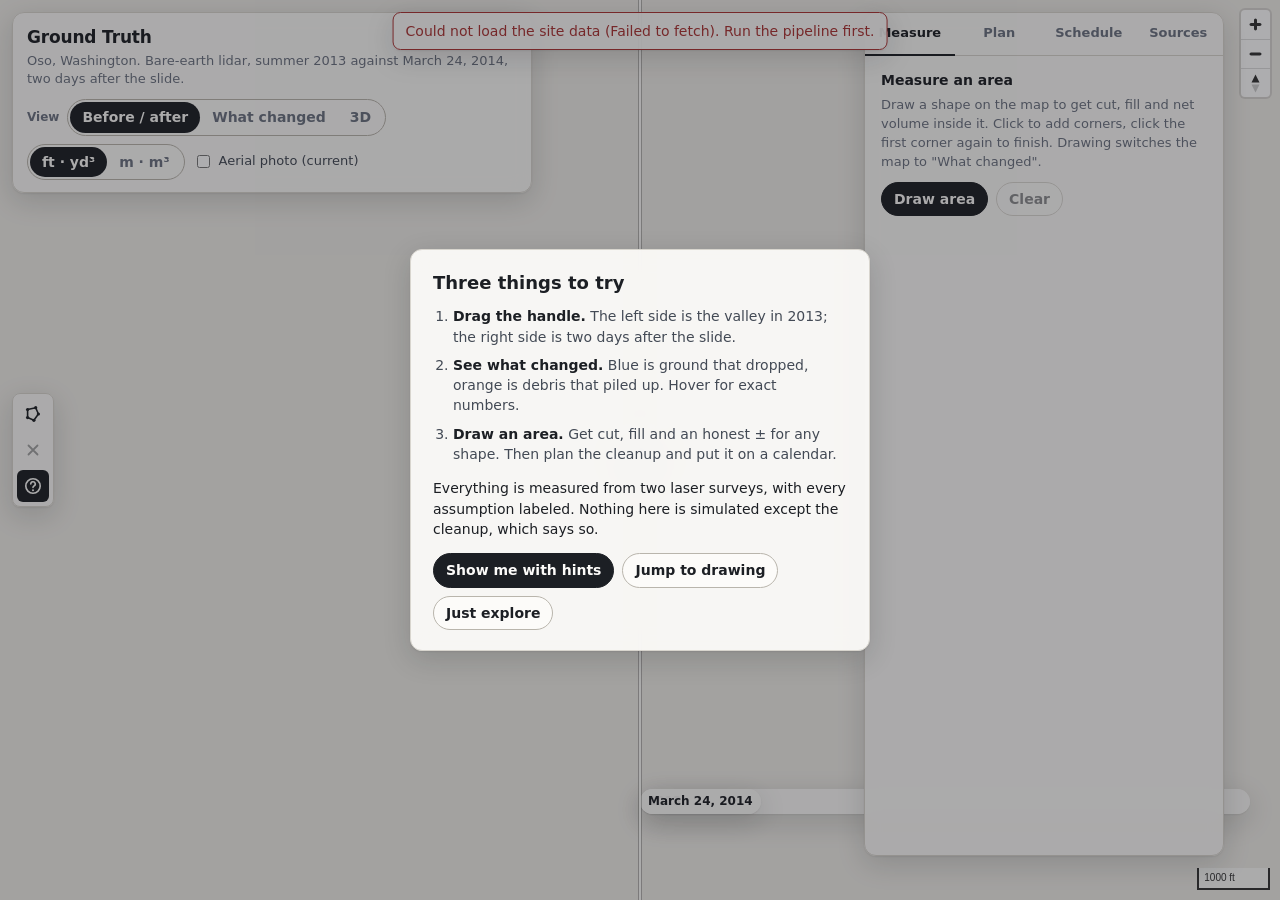
<file: demos/ground-truth/index.html>
<!doctype html>
<html lang="en">
  <head>
    <meta charset="UTF-8" />
    <meta name="viewport" content="width=device-width, initial-scale=1.0, viewport-fit=cover" />
    <meta name="color-scheme" content="light dark" />
    <meta name="theme-color" content="#1c1f24" />
    <meta name="description" content="Ground Truth compares lidar surveys of the Oso valley before and after the 2014 landslide, measures what moved, and turns the change into an earthwork plan." />
    <meta property="og:title" content="Ground Truth: the Oso landslide, measured" />
    <meta property="og:description" content="Two lidar surveys, what moved and how much, and what it would take to clear it. Every number traceable to a source." />
    <meta property="og:type" content="website" />
    <link rel="icon" type="image/svg+xml" href="./favicon.svg" />
    <link rel="apple-touch-icon" href="./icons/apple-touch-icon.png" />
    <link rel="manifest" href="./manifest.webmanifest" />
    <link rel="preconnect" href="https://tiles.openfreemap.org" crossorigin />
    <title>Ground Truth: the Oso landslide, measured</title>
    <script type="module" crossorigin src="/demos/ground-truth/assets/index-B1OiZRaG.js"></script>
    <link rel="stylesheet" crossorigin href="/demos/ground-truth/assets/index-CMUDRPgu.css">
  </head>
  <body>
    <div id="app"></div>
    <noscript>Ground Truth needs JavaScript to draw the maps. The data sources and findings are described in the project README.</noscript>
  </body>
</html>
</file>
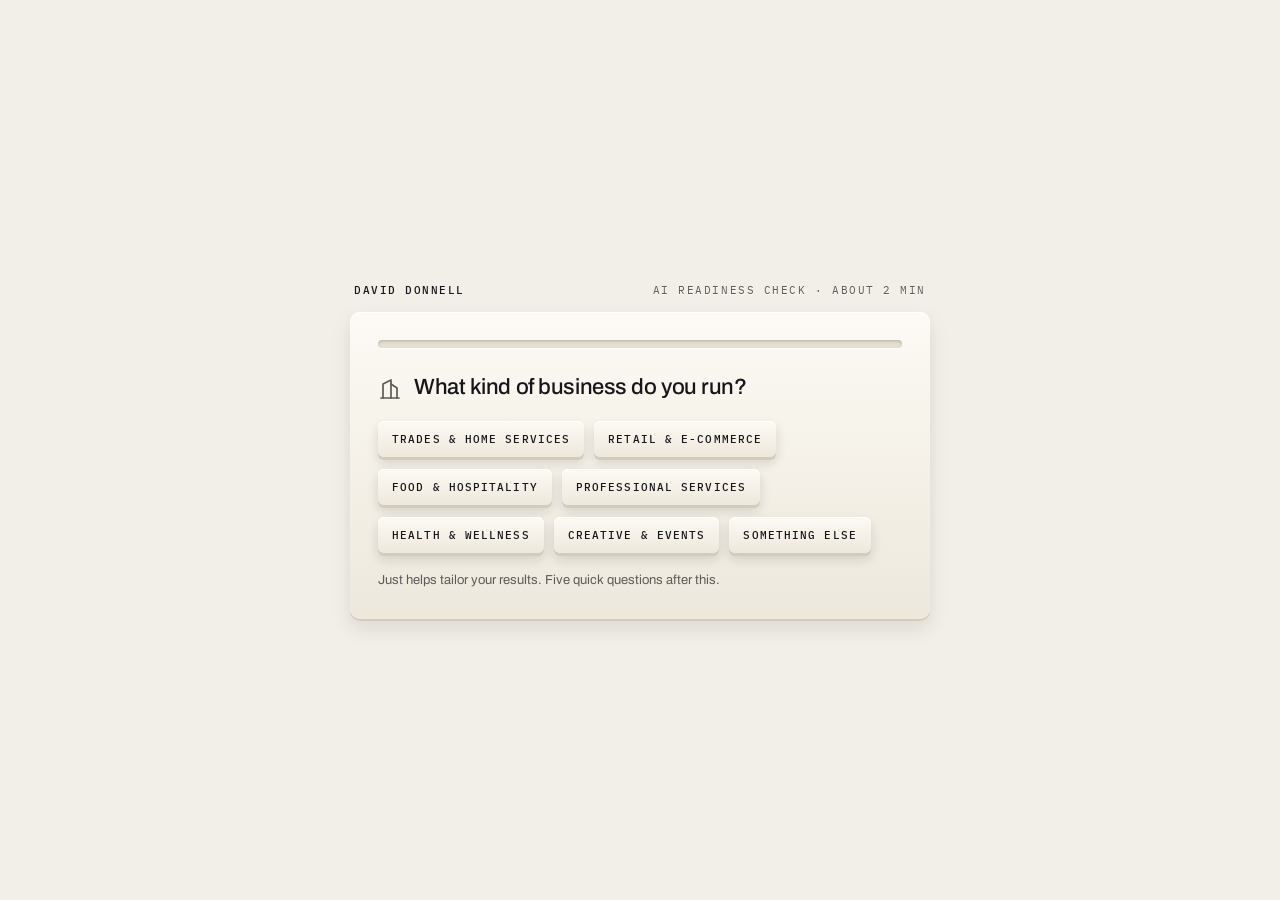
<file: readiness-check.html>
<!DOCTYPE html>
<html lang="en">
<head>
<!-- Google Analytics -->
<script async src="https://www.googletagmanager.com/gtag/js?id=G-Z45C4PE3RB"></script>
<script>
  window.dataLayer = window.dataLayer || [];
  function gtag(){dataLayer.push(arguments);}
  gtag('js', new Date());
  gtag('config', 'G-Z45C4PE3RB');
</script>
<meta charset="UTF-8" />
<meta name="viewport" content="width=device-width, initial-scale=1.0" />
<title>AI Readiness Check | David Donnell</title>
<meta name="description" content="A free 2-minute AI readiness assessment for small businesses. Answer five quick questions and see where the fastest wins are for your business." />
<meta name="robots" content="index, follow" />

<!-- Favicon + browser chrome -->
<link rel="icon" type="image/svg+xml" href="/favicon.svg" />
<meta name="theme-color" content="#F2EFE8" />

<!-- Open Graph -->
<meta property="og:type" content="website" />
<meta property="og:title" content="AI Readiness Check | David Donnell" />
<meta property="og:description" content="A free 2-minute AI readiness assessment for small businesses. See where the fastest wins are for your business." />
<meta property="og:site_name" content="David Donnell" />

<link rel="preload" href="/assets/fonts/Archivo-var.woff2" as="font" type="font/woff2" crossorigin />
<link rel="preload" href="/assets/fonts/IBMPlexMono-400.woff2" as="font" type="font/woff2" crossorigin />

<!-- Design system: drafting paper and physical hardware -->
<link rel="stylesheet" href="/theme.css" />

<style>
  body {
    display: flex;
    justify-content: center;
    align-items: center;
    padding: 32px 16px;
  }

  .sr-only {
    position: absolute;
    width: 1px; height: 1px;
    padding: 0; margin: -1px;
    overflow: hidden;
    clip: rect(0, 0, 0, 0);
    white-space: nowrap;
    border: 0;
  }

  .wrap { width: 100%; max-width: 580px; padding: 0; }

  /* The strip above the plate: whose tool this is, and how long it takes. */
  .quiz-top {
    display: flex;
    justify-content: space-between;
    align-items: baseline;
    gap: 16px;
    padding: 0 4px 14px;
  }
  .quiz-home {
    font-family: var(--mono);
    font-weight: 500;
    font-size: 11px;
    letter-spacing: 0.14em;
    text-transform: uppercase;
    color: var(--ink);
    white-space: nowrap;
  }
  .quiz-top .label { text-align: right; }

  .card { padding: 28px; border-radius: 10px; }

  /* Progress runs in a pressed groove. */
  .barwrap {
    height: 8px;
    border-radius: 4px;
    overflow: hidden;
    margin-bottom: 26px;
    background: linear-gradient(var(--deck-bottom), var(--deck-top));
    box-shadow:
      inset 0 1px 3px rgba(22, 22, 26, 0.18),
      0 1px 0 rgba(255, 255, 255, 0.7);
  }
  .bar {
    height: 100%;
    width: 0%;
    border-radius: 4px;
    background: linear-gradient(var(--blueprint-top), var(--blueprint-bottom));
    transition: width 0.45s var(--ease-reveal);
  }

  .qhead { display: flex; align-items: flex-start; gap: 12px; margin-bottom: 20px; }
  .qhead svg { width: 24px; height: 24px; stroke: var(--pencil); flex-shrink: 0; margin-top: 3px; }
  .qhead .qtext {
    font-weight: 500;
    font-size: 1.375rem;
    line-height: 1.2;
    letter-spacing: -0.02em;
    color: var(--ink);
    text-wrap: balance;
  }
  .step-label {
    font-family: var(--mono);
    font-size: 11px;
    letter-spacing: 0.14em;
    text-transform: uppercase;
    color: var(--pencil);
    margin-bottom: 10px;
  }

  /* Answers and industries are keys: an edge, and travel when pressed. */
  .opts { display: flex; flex-direction: column; gap: 12px; }
  .pills { display: flex; flex-wrap: wrap; gap: 12px 10px; }
  .opt, .pill {
    border: 0;
    cursor: pointer;
    color: var(--ink);
    background: linear-gradient(var(--key-face-top), var(--key-face-bottom));
    box-shadow:
      inset 0 1px 0 rgba(255, 255, 255, 0.95),
      0 3px 0 var(--key-edge),
      0 6px 12px rgba(22, 22, 26, 0.14);
    transition: transform 0.1s ease, box-shadow 0.1s ease;
  }
  .opt:active, .pill:active {
    transform: translateY(3px);
    box-shadow:
      inset 0 2px 5px rgba(22, 22, 26, 0.3),
      0 1px 0 var(--key-edge);
  }
  .opt {
    text-align: left;
    font-family: var(--sans);
    font-size: 0.9375rem;
    line-height: 1.4;
    padding: 14px 16px;
    border-radius: 7px;
  }
  .pill {
    font-family: var(--mono);
    font-weight: 500;
    font-size: 11px;
    line-height: 1;
    letter-spacing: 0.1em;
    text-transform: uppercase;
    height: 36px;
    padding: 0 14px;
    border-radius: 6px;
  }
  .hint { font-size: 0.8125rem; color: var(--pencil); margin-top: 18px; }

  /* Result */
  .center { text-align: center; }
  .score-num {
    font-weight: 500;
    font-size: 76px;
    line-height: 1;
    letter-spacing: -0.04em;
  }
  /* The band reads as a rubber stamp on the sheet. */
  .band {
    display: inline-block;
    margin-top: 14px;
    padding: 7px 14px;
    border: 1px solid;
    border-radius: 4px;
    font-family: var(--mono);
    font-weight: 500;
    font-size: 11px;
    letter-spacing: 0.14em;
    text-transform: uppercase;
  }
  .blurb { font-size: 1rem; line-height: 1.6; margin: 22px 0; color: var(--graphite); }
  .cta-box { padding: 20px; margin-bottom: 18px; }
  .cta-box .lbl {
    font-family: var(--mono);
    font-size: 11px;
    letter-spacing: 0.14em;
    text-transform: uppercase;
    color: var(--pencil);
    margin-bottom: 8px;
  }
  .cta-btn { display: flex; width: 100%; }
  .hidden { display: none; }

  @media (max-width: 480px) {
    .card { padding: 22px 18px; }
    .cta-btn.key-lg { padding: 17px 14px; font-size: 11px; letter-spacing: 0.08em; }
  }
</style>
</head>
<body>
<div class="wrap">
  <!-- Screen-reader summary of the page -->
  <h1 class="sr-only">AI Readiness Check &mdash; a free 2-minute assessment for small businesses</h1>

  <div class="quiz-top">
    <a class="quiz-home" href="/">David Donnell</a>
    <span class="label">AI readiness check &middot; About 2 min</span>
  </div>

  <div class="card raised">

    <div class="barwrap"><div class="bar" id="bar"></div></div>

    <!-- INTRO -->
    <div id="intro">
      <div class="qhead">
        <svg viewBox="0 0 24 24" fill="none" stroke-width="1.7" stroke-linecap="round" stroke-linejoin="round" aria-hidden="true"><path d="M3 21h18"/><path d="M5 21V7l8-4v18"/><path d="M19 21V11l-6-4"/></svg>
        <div class="qtext">What kind of business do you run?</div>
      </div>
      <div class="pills" id="industries"></div>
      <div class="hint">Just helps tailor your results. Five quick questions after this.</div>
    </div>

    <!-- QUIZ -->
    <div id="quiz" class="hidden" aria-live="polite"></div>

    <!-- RESULT -->
    <div id="result" class="hidden" aria-live="polite"></div>

  </div>
</div>

<script>
/* ============================================================
   1) CALENDAR LINK — change this one line to update the CTA button.
   ============================================================ */
const CALENDAR_URL = "https://calendly.com/davidadonnell/30min";

const INDUSTRIES = ["Trades & home services","Retail & e-commerce","Food & hospitality","Professional services","Health & wellness","Creative & events","Something else"];

const Q = [
  { q: "How do new customers usually find or reach you?",
    icon: '<path d="M3 7l9 6 9-6"/><rect x="3" y="5" width="18" height="14" rx="2"/>',
    a: [["Mostly word of mouth and walk-ins",1],["A mix of referrals, social, and online",2],["A website or inbox that funnels inquiries",3]] },
  { q: "How long before a new inquiry hears back from you?",
    icon: '<circle cx="12" cy="12" r="9"/><path d="M12 7v5l3 2"/>',
    a: [["Same day when I get a moment",1],["Usually within a day or two",2],["Often longer, things slip",0]] },
  { q: "How much weekly time goes to repetitive admin?",
    icon: '<path d="M4 4h16v4H4z"/><path d="M4 12h16v8H4z"/>',
    a: [["Under 3 hours",3],["3 to 8 hours",2],["More than 8 hours",1]] },
  { q: "How do you keep track of customers and their history?",
    icon: '<path d="M16 21v-2a4 4 0 0 0-8 0v2"/><circle cx="12" cy="7" r="4"/>',
    a: [["In my head, notes, or messages",1],["Spreadsheets",2],["A CRM or dedicated app",3]] },
  { q: "What would move the needle most right now?",
    icon: '<circle cx="12" cy="12" r="9"/><circle cx="12" cy="12" r="4"/>',
    a: [["More customers coming in",2],["Less time on busywork",2],["Faster, more professional follow-up",2]] },
];

let step = 0, score = 0, max = 0, industry = "";
Q.forEach(it => max += Math.max(...it.a.map(x => x[1])));

const bar = document.getElementById('bar');
const intro = document.getElementById('intro');
const quiz = document.getElementById('quiz');

const indWrap = document.getElementById('industries');
INDUSTRIES.forEach(label => {
  const b = document.createElement('button');
  b.className = 'pill'; b.textContent = label;
  b.onclick = () => {
    industry = label;
    if (typeof gtag === 'function') gtag('event', 'quiz_start', { industry: label });
    intro.classList.add('hidden'); quiz.classList.remove('hidden'); render();
  };
  indWrap.appendChild(b);
});

function icon(paths) {
  return '<svg viewBox="0 0 24 24" fill="none" stroke-width="1.7" stroke-linecap="round" stroke-linejoin="round" aria-hidden="true">' + paths + '</svg>';
}

function render() {
  const it = Q[step];
  bar.style.width = (step / Q.length * 100) + '%';
  quiz.innerHTML =
    '<div class="step-label">Question ' + (step + 1) + ' of ' + Q.length + '</div>' +
    '<div class="qhead">' + icon(it.icon) + '<div class="qtext">' + it.q + '</div></div>' +
    '<div class="opts" id="opts"></div>';
  const opts = document.getElementById('opts');
  it.a.forEach(([label, val]) => {
    const b = document.createElement('button');
    b.className = 'opt'; b.textContent = label;
    b.onclick = () => { score += val; step++; (step < Q.length) ? render() : showResult(); };
    opts.appendChild(b);
  });
}

function showResult() {
  bar.style.width = '100%';
  quiz.classList.add('hidden');
  const pct = Math.round(score / max * 100);
  let band, color, blurb;
  if (pct >= 70) {
    band = 'Ready to scale'; color = '#1e8a5a';
    blurb = "You've got solid habits in place. The biggest wins now come from automating follow-up and freeing your time, exactly what a focused plan can unlock.";
  } else if (pct >= 40) {
    band = 'Some quick wins waiting'; color = '#c6551f';
    blurb = "You're doing a lot right, but a few leaks like slow follow-up or scattered tracking are likely costing you business. These are usually fast and inexpensive to fix.";
  } else {
    band = 'Big opportunity'; color = '#2946e8';
    blurb = "There's real money being left on the table in how inquiries and admin are handled. The good news: the easiest, highest-impact improvements are still ahead of you.";
  }

  const bandSlug = band.toLowerCase().replace(/[^a-z0-9]+/g, '-');
  if (typeof gtag === 'function') gtag('event', 'quiz_complete', { score: pct, band: bandSlug, industry: industry });
  const ctaUrl = CALENDAR_URL + '?utm_source=site&utm_campaign=quiz&utm_content=' + encodeURIComponent(bandSlug + '-' + pct);

  const r = document.getElementById('result');
  r.classList.remove('hidden');
  r.innerHTML =
    '<div class="center">' +
      '<div class="step-label">Your readiness score' + (industry ? ' &middot; ' + industry : '') + '</div>' +
      '<div class="score-num" style="color:' + color + '">' + pct + '<span style="font-size:24px">/100</span></div>' +
      '<div class="band" style="color:' + color + '; border-color:' + color + '">' + band + '</div>' +
    '</div>' +
    '<p class="blurb">' + blurb + '</p>' +
    '<div class="cta-box well">' +
      '<div class="lbl">Want the full picture?</div>' +
      '<div style="font-size:15px; margin-bottom:16px;">Book a free 30-minute discovery call and we\'ll walk through where the fastest wins are for your business.</div>' +
      '<a class="cta-btn key key-lg key-primary" href="' + ctaUrl + '" target="_blank" rel="noopener">Book my free discovery call</a>' +
    '</div>' +
    '<div class="center"><button class="retake key key-sm" onclick="location.reload()">Retake</button></div>';

  r.querySelector('.cta-btn').addEventListener('click', function () {
    if (typeof gtag === 'function') gtag('event', 'quiz_cta', { score: pct, band: bandSlug, industry: industry });
  });
}
</script>
</body>
</html>
</file>
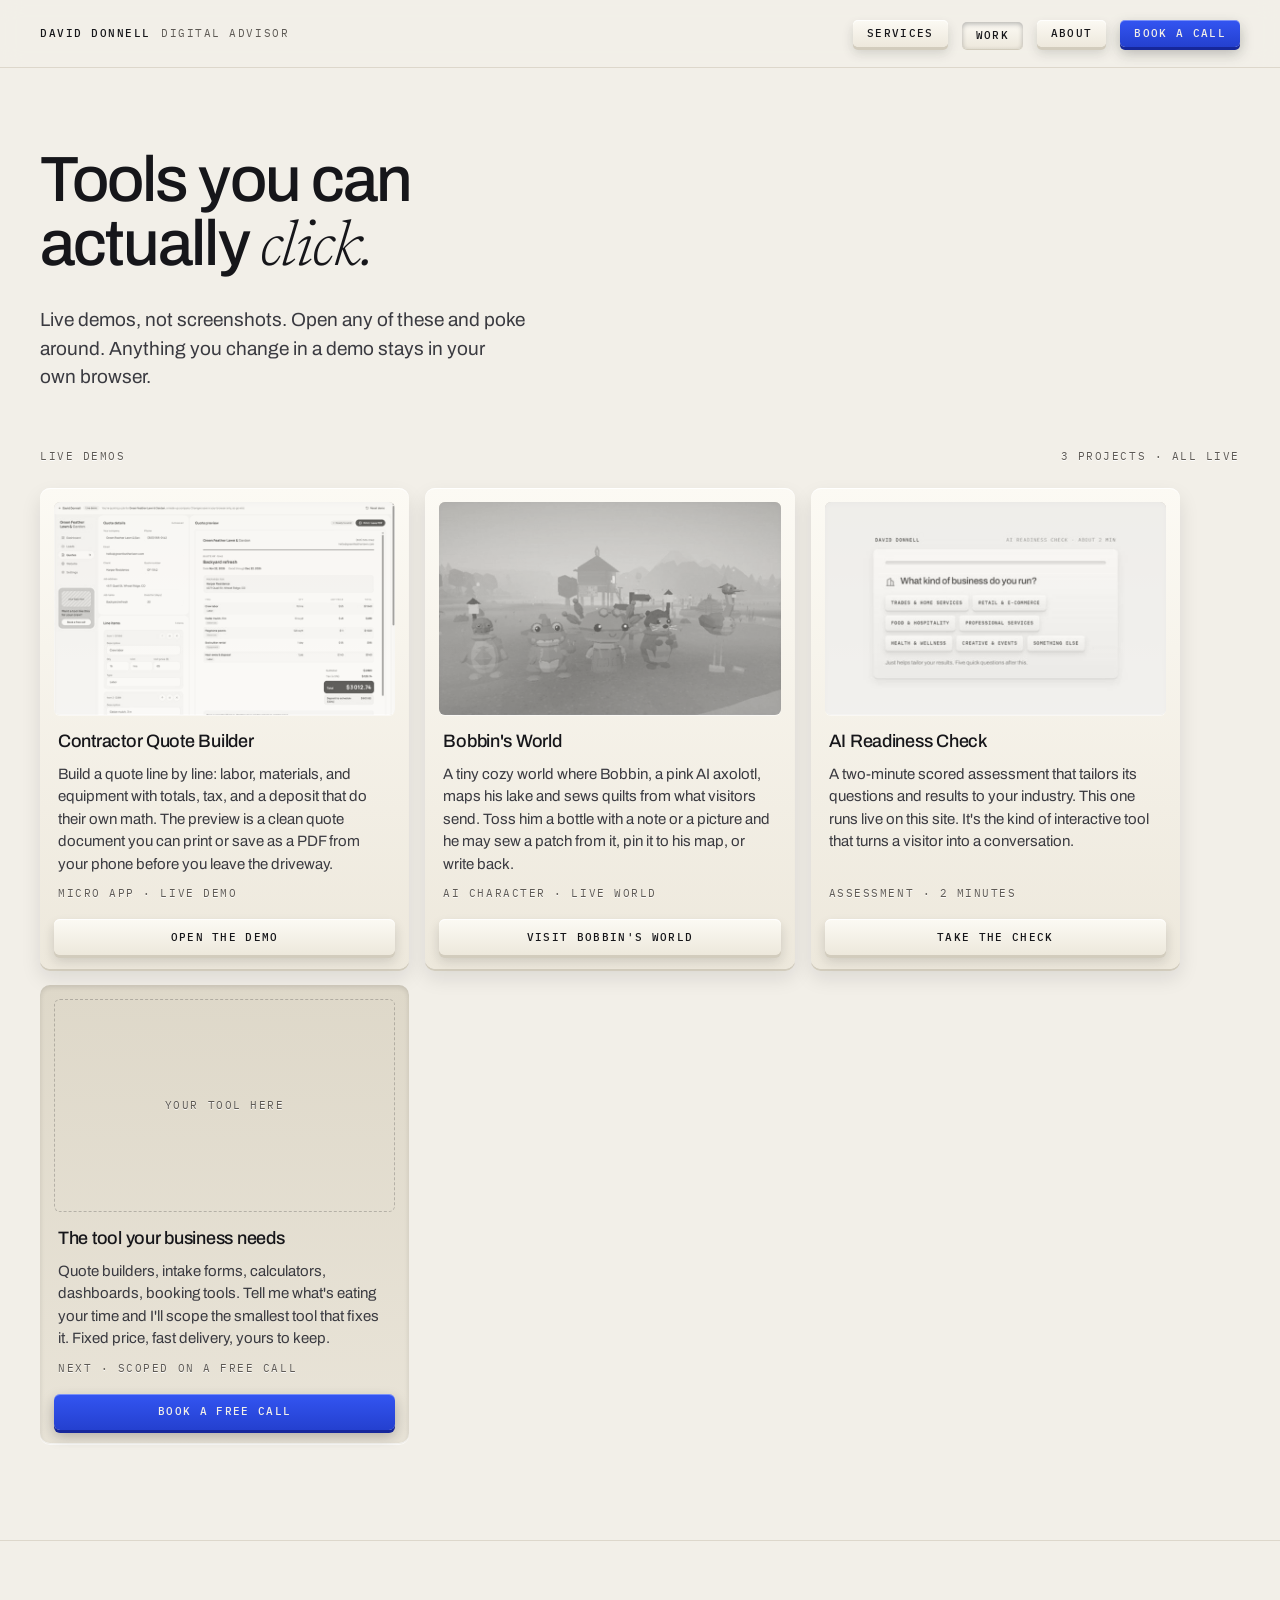
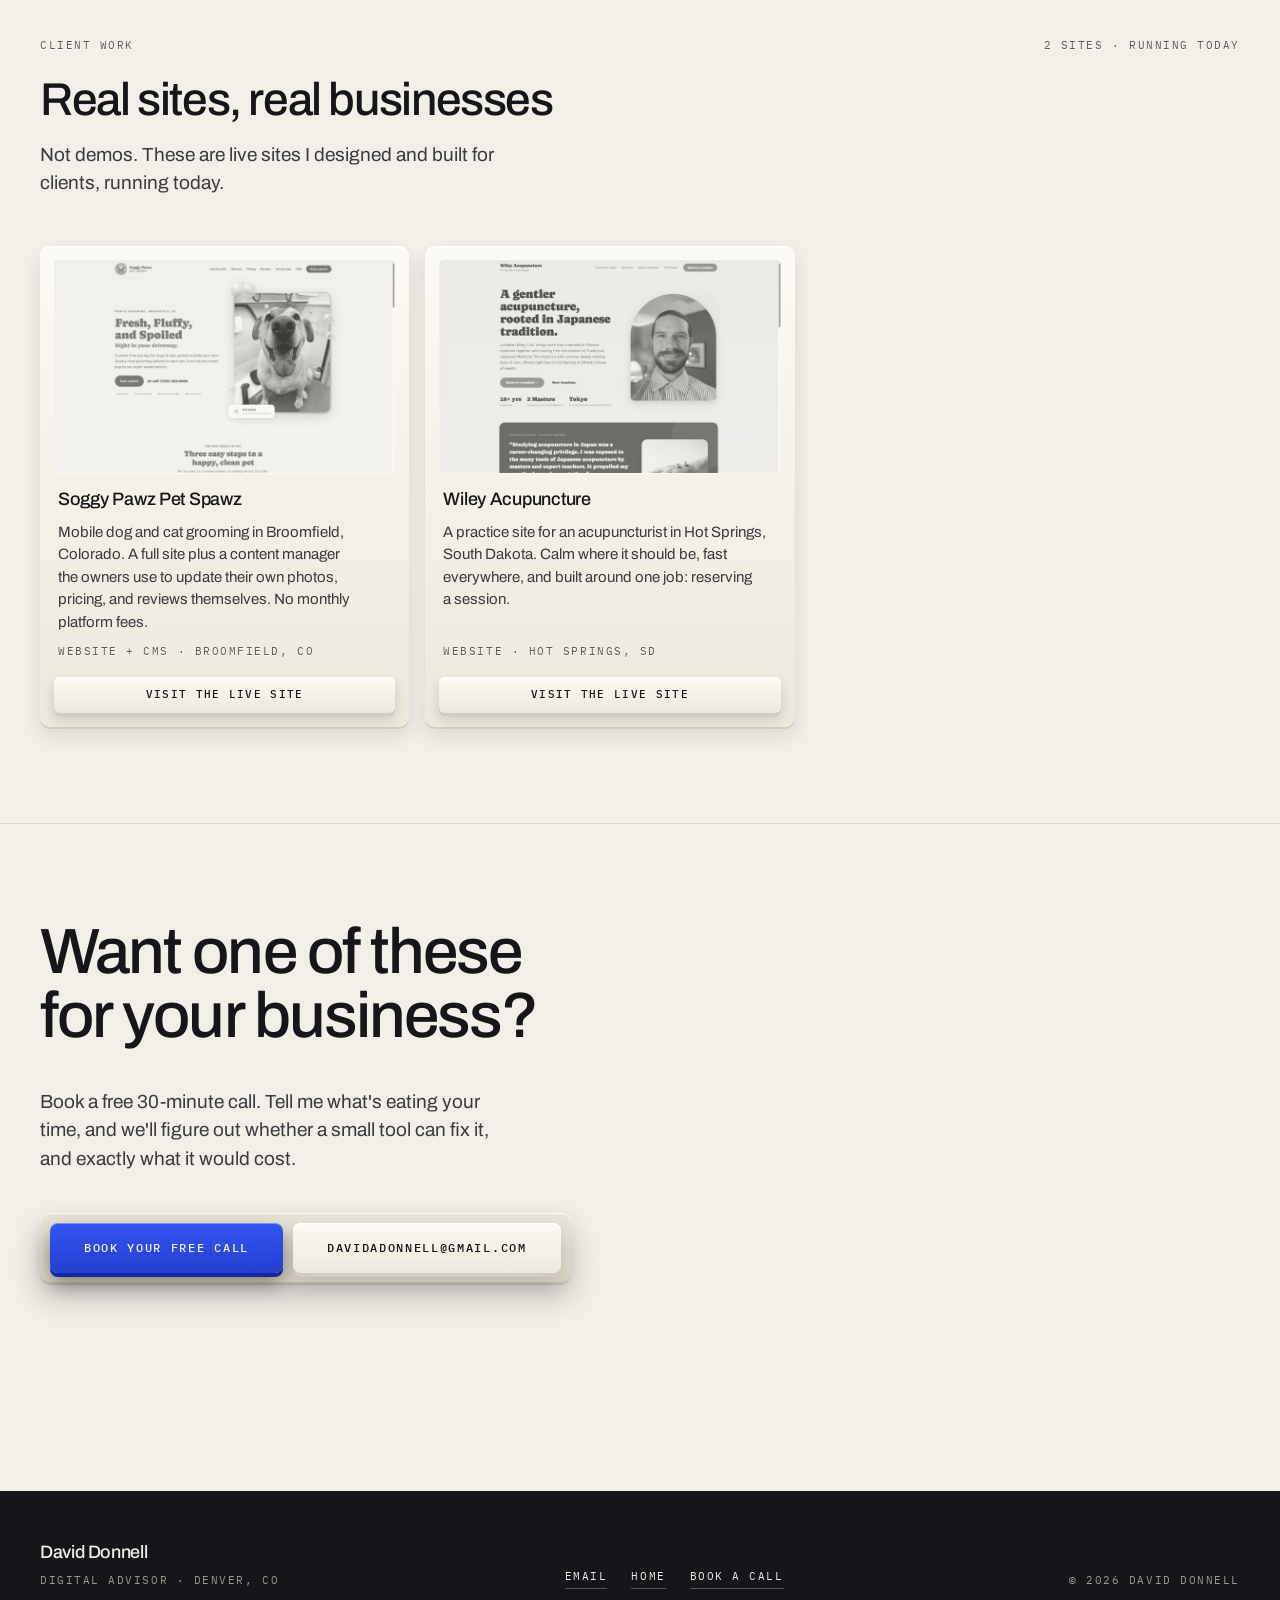
<file: work.html>
<!DOCTYPE html>
<html lang="en">
<head>
  <!-- Google Analytics -->
  <script async src="https://www.googletagmanager.com/gtag/js?id=G-Z45C4PE3RB"></script>
  <script>
    window.dataLayer = window.dataLayer || [];
    function gtag(){dataLayer.push(arguments);}
    gtag('js', new Date());
    gtag('config', 'G-Z45C4PE3RB');
  </script>
  <meta charset="UTF-8" />
  <meta name="viewport" content="width=device-width, initial-scale=1.0" />
  <title>Work | David Donnell, Digital Advisor</title>
  <meta name="description" content="Live demos of what David Donnell builds: a contractor quote builder, Bobbin's World, and an AI readiness check, plus live client sites." />
  <meta name="robots" content="index, follow" />
  <link rel="canonical" href="https://daviddonnell.com/work.html" />

  <link rel="icon" type="image/svg+xml" href="/favicon.svg" />
  <meta name="theme-color" content="#F2EFE8" />

  <meta property="og:type" content="website" />
  <meta property="og:url" content="https://daviddonnell.com/work.html" />
  <meta property="og:title" content="Work | David Donnell, Digital Advisor" />
  <meta property="og:description" content="Live demos, not screenshots. Open any of them and poke around." />
  <meta property="og:site_name" content="David Donnell" />

  <link rel="preload" href="/assets/fonts/Archivo-var.woff2" as="font" type="font/woff2" crossorigin />
  <link rel="preload" href="/assets/fonts/IBMPlexMono-400.woff2" as="font" type="font/woff2" crossorigin />

  <!-- Design system: drafting paper and physical hardware -->
  <link rel="stylesheet" href="/theme.css" />

  <!-- Marks that scripts run, so scroll reveals may hide their targets. -->
  <script>document.documentElement.classList.add('js');</script>

  <style>
    .page-head {
      padding: clamp(2.5rem, 7vw, 5rem) 0 clamp(2.5rem, 5vw, 3.5rem);
    }
    .page-head .lead {
      margin-top: var(--sp-3);
      max-width: 48ch;
    }
    .page-h1 {
      --d1: 60ms;
      --d2: 190ms;
    }
    .page-h1 .reveal-mask {
      padding-bottom: 0.08em;
      margin-bottom: -0.08em;
    }

    .gallery {
      padding-bottom: clamp(3.5rem, 8vw, 6rem);
    }

    /* The empty slot presses its key the same way a card does. */
    .bcard-slot:active .bcard-key {
      transform: translateY(3px);
      box-shadow:
        inset 0 2px 5px rgba(0, 0, 0, 0.35),
        0 1px 0 var(--blueprint-edge);
    }

    .contact {
      padding: clamp(3.5rem, 8vw, 6rem) 0 clamp(4rem, 9vw, 7rem);
    }
    .contact-inner {
      display: flex;
      flex-direction: column;
      align-items: flex-start;
      gap: clamp(1.5rem, 4vw, 2.5rem);
    }
    .contact-h {
      max-width: 16ch;
    }
    .contact-actions {
      flex-wrap: wrap;
      gap: 10px;
      padding: 10px;
      border-radius: 10px;
    }

    @media (max-width: 620px) {
      .sect-head {
        flex-direction: column;
        align-items: flex-start;
        gap: 6px;
      }
      .contact-actions {
        width: 100%;
        flex-direction: column;
        align-items: stretch;
      }
      .contact-actions .key-lg {
        width: 100%;
        padding: 17px 20px;
        font-size: 11px;
        letter-spacing: 0.06em;
      }
    }
  </style>
</head>
<body>
  <a class="skip-link" href="#main">Skip to content</a>

  <header class="site-header">
    <div class="nav">
      <div class="hdr-group">
        <a href="/" class="hdr-mark">David Donnell</a>
        <span class="hdr-muted hdr-role">Digital Advisor</span>
      </div>
      <div class="hdr-group hdr-right">
        <nav class="hdr-group hdr-keys" id="nav-menu" aria-label="Main">
          <a href="/#services" class="key key-sm">Services</a>
          <a href="/work.html" class="key key-sm" aria-current="page">Work</a>
          <a href="/#about" class="key key-sm">About</a>
        </nav>
        <a href="https://calendly.com/davidadonnell/30min?utm_source=site&amp;utm_campaign=work-nav" target="_blank" rel="noopener noreferrer" class="key key-sm key-primary" data-ga="book_call" data-ga-params='{"placement":"work-nav"}'>Book a call</a>
        <button class="key key-icon nav-toggle" type="button" aria-label="Menu" aria-expanded="false" aria-controls="nav-menu">
          <svg viewBox="0 0 14 14" fill="none" stroke="currentColor" stroke-width="1.6" stroke-linecap="round" aria-hidden="true"><path d="M1.5 3.5h11M1.5 7h11M1.5 10.5h11" /></svg>
        </button>
      </div>
    </div>
  </header>

  <main id="main">

    <!-- Page head -->
    <section class="page-head">
      <div class="wrap">
        <h1 class="h2 page-h1">
          <span class="reveal-mask"><span class="reveal-line" style="animation-delay:var(--d1)">Tools you can</span></span>
          <span class="reveal-mask"><span class="reveal-line" style="animation-delay:var(--d2)">actually <em class="accent">click.</em></span></span>
        </h1>
        <p class="lead">
          Live demos, not screenshots. Open any of these and poke around.
          Anything you change in a demo stays in your own browser.
        </p>
      </div>
    </section>

    <!-- Live demos -->
    <section class="gallery">
      <div class="wrap">
        <div class="sect-head">
          <h2 class="label">Live demos</h2>
          <span class="label">3 projects &middot; All live</span>
        </div>
        <div class="card-grid rise">

          <a class="bcard raised" href="/demos/quote-builder.html" data-ga="gallery_card" data-ga-params='{"item":"quote-builder","page":"work"}'>
            <figure class="bcard-thumb well well-shallow">
              <img src="/assets/work/quote-builder.jpg" alt="The quote builder: line items on the left, a finished quote on the right" loading="lazy" width="720" height="450" />
            </figure>
            <h3 class="bcard-title">Contractor Quote Builder</h3>
            <p class="bcard-desc">
              Build a quote line by line: labor, materials, and equipment with
              totals, tax, and a deposit that do their own math. The preview
              is a clean quote document you can print or save as a PDF from
              your phone before you leave the driveway.
            </p>
            <span class="label bcard-meta">Micro app &middot; Live demo</span>
            <span class="key bcard-key" aria-hidden="true">Open the demo</span>
          </a>

          <a class="bcard raised" href="https://bobbins.world" target="_blank" rel="noopener noreferrer" data-ga="gallery_card" data-ga-params='{"item":"bobbins-world","page":"work"}'>
            <figure class="bcard-thumb well well-shallow">
              <img src="/assets/work/bobbins-world.jpg" alt="Bobbin the pink axolotl with Old Turtle, Frog, Pocket the otter and Heron, lined up at the edge of the lake at sunset" loading="lazy" width="720" height="450" />
            </figure>
            <h3 class="bcard-title">Bobbin's World</h3>
            <p class="bcard-desc">
              A tiny cozy world where Bobbin, a pink AI axolotl, maps his lake
              and sews quilts from what visitors send. Toss him a bottle with
              a note or a picture and he may sew a patch from it, pin it to
              his map, or write back.
            </p>
            <span class="label bcard-meta">AI character &middot; Live world</span>
            <span class="key bcard-key" aria-hidden="true">Visit Bobbin's World</span>
          </a>

          <a class="bcard raised" href="/readiness-check.html" data-ga="gallery_card" data-ga-params='{"item":"readiness-check","page":"work"}'>
            <figure class="bcard-thumb well well-shallow">
              <img src="/assets/work/readiness-check.jpg" alt="The AI Readiness Check asking what kind of business you run" loading="lazy" width="720" height="450" />
            </figure>
            <h3 class="bcard-title">AI Readiness Check</h3>
            <p class="bcard-desc">
              A two-minute scored assessment that tailors its questions and
              results to your industry. This one runs live on this site. It's
              the kind of interactive tool that turns a visitor into a
              conversation.
            </p>
            <span class="label bcard-meta">Assessment &middot; 2 minutes</span>
            <span class="key bcard-key" aria-hidden="true">Take the check</span>
          </a>

          <a class="bcard-slot well" href="https://calendly.com/davidadonnell/30min?utm_source=site&amp;utm_campaign=work-next-card" target="_blank" rel="noopener noreferrer" data-ga="book_call" data-ga-params='{"placement":"work-next-card"}'>
            <span class="bcard-thumb"><span class="label">Your tool here</span></span>
            <h3 class="bcard-title">The tool your business needs</h3>
            <p class="bcard-desc">
              Quote builders, intake forms, calculators, dashboards, booking
              tools. Tell me what's eating your time and I'll scope the
              smallest tool that fixes it. Fixed price, fast delivery, yours
              to keep.
            </p>
            <span class="label bcard-meta">Next &middot; Scoped on a free call</span>
            <span class="key key-primary bcard-key" aria-hidden="true">Book a free call</span>
          </a>

        </div>
      </div>
    </section>

    <!-- Client work -->
    <section class="section rule-top">
      <div class="wrap">
        <div class="sect-head">
          <span class="label">Client work</span>
          <span class="label">2 sites &middot; Running today</span>
        </div>
        <div class="sect-intro">
          <h2 class="sect-title">Real sites, real businesses</h2>
          <p class="lead">
            Not demos. These are live sites I designed and built for clients,
            running today.
          </p>
        </div>
        <div class="card-grid rise">
          <a class="bcard raised" href="https://soggypawz-pet.netlify.app" target="_blank" rel="noopener noreferrer" data-ga="client_card" data-ga-params='{"client":"soggy-pawz","page":"work"}'>
            <figure class="bcard-thumb well well-shallow">
              <img src="/assets/clients/soggy-pawz.jpg" alt="The Soggy Pawz Pet Spawz homepage" loading="lazy" width="720" height="450" />
            </figure>
            <h3 class="bcard-title">Soggy Pawz Pet Spawz</h3>
            <p class="bcard-desc">
              Mobile dog and cat grooming in Broomfield, Colorado. A full site
              plus a content manager the owners use to update their own
              photos, pricing, and reviews themselves. No monthly platform
              fees.
            </p>
            <span class="label bcard-meta">Website + CMS &middot; Broomfield, CO</span>
            <span class="key bcard-key" aria-hidden="true">Visit the live site</span>
          </a>
          <a class="bcard raised" href="https://wiley-acupuncture-preview.netlify.app" target="_blank" rel="noopener noreferrer" data-ga="client_card" data-ga-params='{"client":"wiley","page":"work"}'>
            <figure class="bcard-thumb well well-shallow">
              <img src="/assets/clients/wiley.jpg" alt="The Wiley Acupuncture homepage" loading="lazy" width="720" height="450" />
            </figure>
            <h3 class="bcard-title">Wiley Acupuncture</h3>
            <p class="bcard-desc">
              A practice site for an acupuncturist in Hot Springs, South
              Dakota. Calm where it should be, fast everywhere, and built
              around one job: reserving a session.
            </p>
            <span class="label bcard-meta">Website &middot; Hot Springs, SD</span>
            <span class="key bcard-key" aria-hidden="true">Visit the live site</span>
          </a>
        </div>
      </div>
    </section>

    <!-- Contact -->
    <section class="contact rule-top">
      <div class="wrap contact-inner rise">
        <h2 class="h2 contact-h">Want one of these for your business?</h2>
        <p class="lead">
          Book a free 30-minute call. Tell me what's eating your time, and
          we'll figure out whether a small tool can fix it, and exactly what
          it would cost.
        </p>
        <div class="contact-actions deck">
          <a href="https://calendly.com/davidadonnell/30min?utm_source=site&amp;utm_campaign=work-ctaband" target="_blank" rel="noopener noreferrer" class="key key-lg key-primary" data-ga="book_call" data-ga-params='{"placement":"work-ctaband"}'>Book your free call</a>
          <a href="mailto:davidadonnell@gmail.com" class="key key-lg" data-ga="contact_email" data-ga-params='{"placement":"work-ctaband"}'>davidadonnell@gmail.com</a>
        </div>
      </div>
    </section>

  </main>

  <footer class="site-footer">
    <div class="wrap foot">
      <div class="foot-col">
        <span class="foot-mark">David Donnell</span>
        <span class="foot-meta">Digital Advisor &middot; Denver, CO</span>
      </div>
      <nav class="foot-links" aria-label="Footer">
        <a href="mailto:davidadonnell@gmail.com">Email</a>
        <a href="/">Home</a>
        <a href="https://calendly.com/davidadonnell/30min?utm_source=site&amp;utm_campaign=work-footer" target="_blank" rel="noopener noreferrer" data-ga="book_call" data-ga-params='{"placement":"work-footer"}'>Book a call</a>
      </nav>
      <span class="foot-colophon">&copy; 2026 David Donnell</span>
    </div>
  </footer>

  <script>
    /* Scroll reveal for .rise. If the observer never reports (embedded
       or offscreen views), show everything rather than strand it. */
    (function () {
      var els = Array.prototype.slice.call(document.querySelectorAll('.rise'));
      function showAll() { els.forEach(function (el) { el.classList.add('in'); }); }
      if (!('IntersectionObserver' in window) ||
          matchMedia('(prefers-reduced-motion: reduce)').matches) {
        showAll();
        return;
      }
      var fired = false;
      var io = new IntersectionObserver(function (entries) {
        fired = true;
        entries.forEach(function (en) {
          if (en.isIntersecting) {
            en.target.classList.add('in');
            io.unobserve(en.target);
          }
        });
      }, { rootMargin: '0px 0px -10% 0px' });
      els.forEach(function (el) { io.observe(el); });
      setTimeout(function () {
        if (fired) return;
        io.disconnect();
        showAll();
      }, 2500);
    })();

    /* Mobile menu: the menu key holds down while its deck is out. */
    (function () {
      var header = document.querySelector('.site-header');
      var btn = document.querySelector('.nav-toggle');
      if (!header || !btn) return;
      function close() {
        header.classList.remove('menu-open');
        btn.classList.remove('is-pressed');
        btn.setAttribute('aria-expanded', 'false');
      }
      btn.addEventListener('click', function () {
        var open = header.classList.toggle('menu-open');
        btn.classList.toggle('is-pressed', open);
        btn.setAttribute('aria-expanded', open ? 'true' : 'false');
      });
      header.addEventListener('click', function (e) {
        if (e.target.closest('.hdr-keys a')) close();
      });
      document.addEventListener('keydown', function (e) {
        if (e.key === 'Escape') close();
      });
    })();

    /* Analytics: elements tagged data-ga fire a GA4 event on click */
    document.addEventListener('click', function (e) {
      var el = e.target.closest('[data-ga]');
      if (!el || typeof gtag !== 'function') return;
      var params = {};
      try { params = JSON.parse(el.getAttribute('data-ga-params') || '{}'); } catch (err) {}
      gtag('event', el.getAttribute('data-ga'), params);
    });
  </script>

</body>
</html>
</file>
<file: theme.css>
/* ============================================================
   David Donnell — site styles
   "Drafting paper and physical hardware"

   Ported from the daviddonnell.co portfolio so the two sites read as
   one hand. Warm paper ground, hairline rules, mono labels. Every
   interactive thing is a physical key: it has an edge, and it travels
   when you press it.

   Light source is ALWAYS directly above: bevel on top, hard edge
   below, soft shadow grounding it to the paper. Never a symmetrical
   glow, never light from the side.

   Used by: index.html, work.html, readiness-check.html
   ============================================================ */

/* ---------- Self-hosted fonts (latin subset, woff2) ---------- */

@font-face {
  font-family: 'Archivo';
  font-style: normal;
  font-weight: 400 600;
  font-display: swap;
  src: url('/assets/fonts/Archivo-var.woff2') format('woff2');
}
@font-face {
  font-family: 'IBM Plex Mono';
  font-style: normal;
  font-weight: 400;
  font-display: swap;
  src: url('/assets/fonts/IBMPlexMono-400.woff2') format('woff2');
}
@font-face {
  font-family: 'IBM Plex Mono';
  font-style: normal;
  font-weight: 500;
  font-display: swap;
  src: url('/assets/fonts/IBMPlexMono-500.woff2') format('woff2');
}
@font-face {
  font-family: 'Newsreader';
  font-style: italic;
  font-weight: 300;
  font-display: swap;
  src: url('/assets/fonts/Newsreader-Italic-var.woff2') format('woff2');
}

/* ---------- Design tokens ---------- */

:root {
  /* Core palette */
  --paper: #f2efe8; /* page ground */
  --ink: #16161a; /* text, inverted panels, footer */
  --graphite: #3a3a40; /* body copy, 9.8:1 on paper */
  --pencil: #5e5a55; /* labels, 6.0:1 on paper and 4.8:1 in a well */
  --rule: #ddd7cb; /* hairlines, borders, dividers */
  --blueprint: #2946e8; /* the interactive accent, 5.8:1 on paper */
  --ochre: #c6551f; /* markup ink */
  --green: #1e8a5a; /* markup ink only */

  /* Derived surfaces: keycaps and deck plates */
  --key-face-top: #fcfaf4;
  --key-face-bottom: #ede8dc;
  --key-edge: #d2ccbd;
  --deck-top: #e9e4d8;
  --deck-bottom: #ded8c9;
  --blueprint-top: #3355f2;
  --blueprint-bottom: #2440cf;
  --blueprint-edge: #16279b;

  /* Type */
  --sans: 'Archivo', system-ui, -apple-system, 'Segoe UI', sans-serif;
  --mono: 'IBM Plex Mono', ui-monospace, 'Cascadia Mono', monospace;
  --accent: 'Newsreader', Georgia, 'Times New Roman', serif;

  /* Layout */
  --max: 1400px;
  --header-h: 68px;
  --pad: clamp(1.25rem, 3.2vw, 2.5rem);

  /* Spacing scale */
  --sp-1: 0.5rem;
  --sp-2: 1rem;
  --sp-3: 1.5rem;
  --sp-4: 2rem;
  --sp-5: 3rem;
  --sp-6: 4rem;
  --sp-7: 6rem;

  /* Motion */
  --ease-curtain: cubic-bezier(0.76, 0, 0.24, 1); /* structural */
  --ease-reveal: cubic-bezier(0.22, 1, 0.36, 1); /* content */

  --z-header: 100;
}

@media (max-width: 620px) {
  :root {
    --header-h: 60px;
  }
}

/* ---------- Reset ---------- */

*,
*::before,
*::after {
  box-sizing: border-box;
  margin: 0;
  padding: 0;
}

[hidden] {
  display: none !important;
}

html {
  font-size: 16px;
  scroll-behavior: smooth;
  /* Anchors land below the sticky header, not under it. */
  scroll-padding-top: calc(var(--header-h) + 12px);
  -webkit-font-smoothing: antialiased;
  -moz-osx-font-smoothing: grayscale;
  text-rendering: optimizeLegibility;
}

body {
  font-family: var(--sans);
  background: var(--paper);
  color: var(--graphite);
  font-size: 0.9375rem;
  line-height: 1.5;
  min-height: 100vh;
  overflow-x: hidden;
}

img,
picture,
svg,
canvas {
  max-width: 100%;
  display: block;
}

button,
input,
select,
textarea {
  font: inherit;
  color: inherit;
}

a {
  color: inherit;
  text-decoration: none;
}

ol,
ul {
  list-style: none;
}

/* ---------- Layout ---------- */

.wrap {
  max-width: var(--max);
  margin: 0 auto;
  padding: 0 var(--pad);
}

main {
  position: relative;
  z-index: 1;
}

/* Sections are separated by hairlines, never by shadow or fill. */
.rule-top {
  border-top: 1px solid var(--rule);
}

.section {
  padding: clamp(3.5rem, 8vw, 6rem) 0;
}

/* Label on the left, a supporting fact on the right. */
.sect-head {
  display: flex;
  justify-content: space-between;
  align-items: baseline;
  gap: var(--sp-3);
  padding-bottom: var(--sp-3);
}

.sect-title {
  font-family: var(--sans);
  font-weight: 500;
  font-size: clamp(30px, 3.6vw, 52px);
  line-height: 1.04;
  letter-spacing: -0.03em;
  color: var(--ink);
  max-width: 20ch;
}
.sect-title + .lead {
  margin-top: var(--sp-2);
}
.sect-intro {
  margin-bottom: clamp(2rem, 4vw, 3rem);
}

/* ---------- Type utilities ---------- */

/* Mono label, the drafting register. Engraved: one light line under the
   glyph, never a dark one above. */
.label {
  font-family: var(--mono);
  font-weight: 400;
  font-size: 0.6875rem;
  letter-spacing: 0.14em;
  text-transform: uppercase;
  color: var(--pencil);
  text-shadow: 0 1px 0 rgba(255, 255, 255, 0.85);
}
.label-lg {
  font-size: 0.8125rem;
}

p,
li,
dd,
.lead {
  text-wrap: pretty;
}
h1,
h2,
h3,
figcaption,
.display,
.h2,
.label {
  text-wrap: balance;
}

.display {
  font-family: var(--sans);
  font-weight: 500;
  font-size: clamp(48px, 8.2vw, 132px);
  line-height: 0.94;
  letter-spacing: -0.035em;
  color: var(--ink);
}

.h2 {
  font-family: var(--sans);
  font-weight: 500;
  font-size: clamp(36px, 5vw, 76px);
  line-height: 1;
  letter-spacing: -0.03em;
  color: var(--ink);
}

/* Accent italic: the LAST WORD of a headline only. Once per screen. */
.accent {
  font-family: var(--accent);
  font-style: italic;
  font-weight: 300;
  letter-spacing: -0.02em;
}

.lead {
  font-size: 1.1875rem;
  line-height: 1.5;
  color: var(--graphite);
  max-width: 44ch;
}

/* ---------- The keycap ---------- */
/* One top bevel, one hard edge, one soft shadow. Do not add a fourth:
   it reads as two buttons stacked. */

.key {
  display: inline-flex;
  align-items: center;
  justify-content: center;
  gap: 0.5rem;
  height: 36px;
  padding: 0 20px;
  border: 0;
  border-radius: 6px;
  background: linear-gradient(var(--key-face-top), var(--key-face-bottom));
  color: var(--ink);
  font-family: var(--mono);
  font-weight: 500;
  font-size: 11px;
  line-height: 1;
  letter-spacing: 0.12em;
  text-transform: uppercase;
  white-space: nowrap;
  cursor: pointer;
  box-shadow:
    inset 0 1px 0 rgba(255, 255, 255, 0.95),
    0 3px 0 var(--key-edge),
    0 6px 12px rgba(22, 22, 26, 0.16);
  transition:
    transform 0.1s ease,
    box-shadow 0.1s ease;
}

.key:active,
.key.is-pressed {
  transform: translateY(3px);
  box-shadow:
    inset 0 2px 5px rgba(22, 22, 26, 0.3),
    0 1px 0 var(--key-edge);
}

/* Toggles and the current page hold depressed. They do not recolor. */
.key[aria-pressed='true'],
.key[aria-current='page'] {
  transform: translateY(2px);
  box-shadow:
    inset 0 2px 5px rgba(22, 22, 26, 0.3),
    0 1px 0 var(--key-edge);
}

.key-sm {
  height: 27px;
  padding: 0 14px;
  border-radius: 5px;
}

.key-icon {
  width: 27px;
  height: 27px;
  padding: 0;
  border-radius: 5px;
}
.key-icon svg {
  width: 13px;
  height: 13px;
}

.key-primary {
  background: linear-gradient(var(--blueprint-top), var(--blueprint-bottom));
  color: var(--paper);
  box-shadow:
    inset 0 1px 0 rgba(255, 255, 255, 0.35),
    0 3px 0 var(--blueprint-edge),
    0 6px 14px rgba(22, 22, 26, 0.28);
}
.key-primary:active,
.key-primary.is-pressed,
.key-primary[aria-pressed='true'] {
  box-shadow:
    inset 0 2px 5px rgba(0, 0, 0, 0.35),
    0 1px 0 var(--blueprint-edge);
}

.key-ink {
  background: linear-gradient(#16161a, #0d0d10);
  color: var(--paper);
  box-shadow:
    inset 0 1px 0 rgba(255, 255, 255, 0.18),
    0 3px 0 #000,
    0 6px 12px rgba(22, 22, 26, 0.16);
}
.key-ink:active,
.key-ink.is-pressed {
  box-shadow:
    inset 0 2px 5px rgba(0, 0, 0, 0.5),
    0 1px 0 #000;
}

.key-lg {
  height: auto;
  padding: 19px 34px;
  border-radius: 8px;
  font-size: 12px;
  letter-spacing: 0.14em;
  box-shadow:
    inset 0 1px 0 rgba(255, 255, 255, 0.95),
    0 4px 0 var(--key-edge),
    0 10px 20px rgba(22, 22, 26, 0.18);
}
.key-lg:active,
.key-lg.is-pressed {
  transform: translateY(4px);
  box-shadow:
    inset 0 2px 6px rgba(22, 22, 26, 0.3),
    0 1px 0 var(--key-edge);
}
.key-lg.key-primary {
  box-shadow:
    inset 0 1px 0 rgba(255, 255, 255, 0.35),
    0 4px 0 var(--blueprint-edge),
    0 10px 20px rgba(0, 0, 0, 0.45);
}
.key-lg.key-primary:active,
.key-lg.key-primary.is-pressed {
  box-shadow:
    inset 0 2px 6px rgba(0, 0, 0, 0.35),
    0 1px 0 var(--blueprint-edge);
}

/* ---------- Deck plate ---------- */
/* Groups of keys sit on a panel, like an instrument face. */

.deck {
  display: inline-flex;
  align-items: center;
  gap: 8px;
  padding: 8px;
  background: linear-gradient(var(--deck-top), var(--deck-bottom));
  border-radius: 8px;
  box-shadow:
    inset 0 1px 0 rgba(255, 255, 255, 0.8),
    inset 0 -1px 0 rgba(22, 22, 26, 0.1),
    0 14px 30px rgba(22, 22, 26, 0.22),
    0 2px 0 rgba(22, 22, 26, 0.1);
}

/* ---------- Extruded surfaces ---------- */

/* Raised panel: a wide, low key face. */
.raised {
  background: linear-gradient(var(--key-face-top), var(--key-face-bottom));
  border-radius: 8px;
  box-shadow:
    inset 0 1px 0 rgba(255, 255, 255, 0.92),
    0 2px 0 var(--key-edge),
    0 9px 20px rgba(22, 22, 26, 0.1);
}

/* Pressed well: content sunk into the paper. Deck gradient inverted. */
.well {
  background: linear-gradient(var(--deck-bottom), var(--deck-top));
  border-radius: 10px;
  box-shadow:
    inset 0 2px 5px rgba(22, 22, 26, 0.13),
    inset 0 -1px 0 rgba(255, 255, 255, 0.75),
    0 1px 0 rgba(255, 255, 255, 0.65);
}

/* Shallow well, for image frames. */
.well-shallow {
  box-shadow:
    inset 0 2px 4px rgba(22, 22, 26, 0.1),
    inset 0 -1px 0 rgba(255, 255, 255, 0.6),
    0 1px 0 rgba(255, 255, 255, 0.5);
}

/* ---------- Line reveal masks ---------- */
/* One mask per line. translateY(110%) to 0, 950ms, 130ms stagger. */

.reveal-mask {
  display: block;
  overflow: hidden;
}
.reveal-line {
  display: block;
  transform: translateY(110%);
  animation: line-rise 950ms var(--ease-reveal) forwards;
}
@keyframes line-rise {
  to {
    transform: translateY(0);
  }
}

/* ---------- Scroll reveal ---------- */
/* Hidden only once the script has confirmed it can reveal (html.js), so
   a page with no JavaScript shows everything. */

.js .rise {
  opacity: 0;
  transform: translateY(18px);
  transition:
    opacity 700ms var(--ease-reveal),
    transform 700ms var(--ease-reveal);
}
.js .rise.in {
  opacity: 1;
  transform: none;
}

/* ---------- Focus, skip link, selection ---------- */

:focus-visible {
  outline: 2px solid var(--blueprint);
  outline-offset: 3px;
  border-radius: 4px;
}

.skip-link {
  position: absolute;
  left: -9999px;
  top: 0;
  z-index: 10000;
}
.skip-link:focus {
  left: var(--pad);
  top: var(--sp-1);
  padding: 0.6rem 1rem;
  background: var(--ink);
  color: var(--paper);
  font-family: var(--mono);
  font-size: 11px;
  letter-spacing: 0.12em;
  text-transform: uppercase;
  border-radius: 5px;
}

::selection {
  background: var(--blueprint);
  color: var(--paper);
}

/* ============================================================
   Site chrome: header
   One mono register at 11px. Keys sit directly on the header, no deck.
   ============================================================ */

.site-header {
  position: sticky;
  top: 0;
  z-index: var(--z-header);
  background: rgba(242, 239, 232, 0.82);
  backdrop-filter: blur(10px);
  -webkit-backdrop-filter: blur(10px);
  border-bottom: 1px solid var(--rule);
  font-family: var(--mono);
  font-size: 11px;
  letter-spacing: 0.14em;
  text-transform: uppercase;
}

.site-header .nav {
  position: relative;
  display: flex;
  align-items: center;
  justify-content: space-between;
  gap: var(--sp-2);
  padding: 0 var(--pad);
  height: calc(var(--header-h) - 1px);
}

.hdr-group {
  display: flex;
  align-items: center;
  gap: 10px;
}
.hdr-right,
.hdr-keys {
  gap: 14px;
}

.hdr-mark {
  font-weight: 500;
  color: var(--ink);
}
.hdr-muted {
  color: var(--pencil);
}

/* The menu key only exists where the nav keys no longer fit. */
.nav-toggle {
  display: none;
}

@media (max-width: 1024px) {
  .hdr-role {
    display: none;
  }
}

@media (max-width: 760px) {
  .nav-toggle {
    display: inline-flex;
  }
  /* The nav keys leave the bar and wait on a deck under it. */
  .hdr-keys {
    display: none;
    position: absolute;
    top: calc(100% + 10px);
    right: var(--pad);
    flex-direction: column;
    align-items: stretch;
    gap: 8px;
    padding: 8px;
    min-width: 168px;
    background: linear-gradient(var(--deck-top), var(--deck-bottom));
    border-radius: 8px;
    box-shadow:
      inset 0 1px 0 rgba(255, 255, 255, 0.8),
      inset 0 -1px 0 rgba(22, 22, 26, 0.1),
      0 14px 30px rgba(22, 22, 26, 0.22),
      0 2px 0 rgba(22, 22, 26, 0.1);
  }
  .site-header.menu-open .hdr-keys {
    display: flex;
  }
  .hdr-keys .key {
    height: 36px;
  }
  .hdr-right {
    gap: 10px;
  }
}

@media (max-width: 620px) {
  .site-header .key-sm {
    padding: 0 11px;
    letter-spacing: 0.08em;
  }
  .site-header .key-icon {
    padding: 0;
  }
}

/* ============================================================
   Site chrome: footer. Inverted ink panel, mono throughout.
   ============================================================ */

.site-footer {
  background: var(--ink);
  color: var(--paper);
  margin-top: var(--sp-7);
}
.site-footer .foot {
  display: flex;
  justify-content: space-between;
  align-items: flex-end;
  gap: var(--sp-4);
  padding-top: var(--sp-5);
  padding-bottom: var(--sp-5);
}
.foot-col {
  display: flex;
  flex-direction: column;
  gap: 6px;
}
.foot-mark {
  font-weight: 500;
  font-size: 1.125rem;
  letter-spacing: -0.02em;
}
.foot-meta,
.foot-colophon {
  font-family: var(--mono);
  font-size: 0.6875rem;
  letter-spacing: 0.14em;
  text-transform: uppercase;
  color: #9d988d;
}
.foot-links {
  display: flex;
  gap: var(--sp-3);
}
.foot-links a {
  font-family: var(--mono);
  font-size: 0.6875rem;
  letter-spacing: 0.14em;
  text-transform: uppercase;
  color: var(--paper);
  padding-bottom: 3px;
  border-bottom: 1px solid rgba(242, 239, 232, 0.28);
  transition:
    color 0.3s var(--ease-reveal),
    border-color 0.3s var(--ease-reveal);
}
.foot-links a:hover {
  color: #8ea0ff;
  border-color: #8ea0ff;
}
.site-footer :focus-visible {
  outline-color: #8ea0ff;
}

@media (max-width: 900px) {
  .site-footer .foot {
    flex-direction: column;
    align-items: flex-start;
    gap: var(--sp-3);
    padding-top: var(--sp-4);
    padding-bottom: var(--sp-4);
  }
  .foot-links {
    flex-wrap: wrap;
    gap: var(--sp-2) var(--sp-3);
  }
}

/* ============================================================
   The card: a raised plate, the picture in a shallow well, a title,
   one line of description, and a full-width key along the bottom.
   The whole card is one link, so the key is a span and presses with it.
   ============================================================ */

.card-grid {
  display: grid;
  grid-template-columns: repeat(auto-fill, minmax(280px, 1fr));
  gap: 16px;
  max-width: 1140px;
}

.bcard {
  display: flex;
  flex-direction: column;
  gap: 10px;
  padding: 14px;
  border-radius: 10px;
  color: var(--ink);
  transition:
    transform 320ms var(--ease-reveal),
    box-shadow 320ms var(--ease-reveal);
}

.bcard:focus-visible {
  outline: none;
  transform: translateY(-3px);
  box-shadow:
    inset 0 1px 0 rgba(255, 255, 255, 0.95),
    0 3px 0 var(--key-edge),
    0 14px 28px rgba(22, 22, 26, 0.16),
    0 0 0 2px var(--paper),
    0 0 0 4px var(--blueprint);
}
@media (hover: hover) and (pointer: fine) {
  .bcard:hover {
    transform: translateY(-3px);
    box-shadow:
      inset 0 1px 0 rgba(255, 255, 255, 0.95),
      0 3px 0 var(--key-edge),
      0 14px 28px rgba(22, 22, 26, 0.16);
  }
}
.bcard:active {
  transform: translateY(1px);
  box-shadow:
    inset 0 1px 0 rgba(255, 255, 255, 0.92),
    0 1px 0 var(--key-edge),
    0 4px 10px rgba(22, 22, 26, 0.1);
}
.bcard:active .bcard-key {
  transform: translateY(3px);
  box-shadow:
    inset 0 2px 5px rgba(22, 22, 26, 0.3),
    0 1px 0 var(--key-edge);
}

.bcard-thumb {
  margin: 0;
  aspect-ratio: 16 / 10;
  overflow: hidden;
  border-radius: 6px;
}
.bcard-thumb img {
  width: 100%;
  height: 100%;
  object-fit: cover;
  object-position: top;
  display: block;
}

/* Muted print at rest, full colour on hover or focus. Touch screens see
   full colour. */
@media (hover: hover) and (pointer: fine) {
  .bcard-thumb img {
    filter: grayscale(1) contrast(0.92) brightness(1.06);
    opacity: 0.78;
    transition:
      filter 600ms var(--ease-reveal),
      opacity 600ms var(--ease-reveal);
  }
  .bcard:hover .bcard-thumb img {
    filter: none;
    opacity: 1;
  }
}
.bcard:focus-visible .bcard-thumb img {
  filter: none;
  opacity: 1;
}

.bcard-title {
  padding: 6px 4px 0;
  font-family: var(--sans);
  font-weight: 500;
  font-size: 1.125rem;
  line-height: 1.2;
  letter-spacing: -0.015em;
  color: var(--ink);
}
.bcard-desc {
  flex: 1;
  padding: 0 4px;
  font-size: 0.9375rem;
  line-height: 1.5;
  color: var(--graphite);
}
.bcard-meta {
  padding: 0 4px;
  line-height: 1.6;
}
.bcard-key {
  width: 100%;
  margin-top: 6px;
}

/* An empty slot in the tray: a pressed well waiting for its plate. */
.bcard-slot {
  display: flex;
  flex-direction: column;
  gap: 10px;
  padding: 14px;
  color: var(--ink);
}
.bcard-slot .bcard-thumb {
  display: flex;
  align-items: center;
  justify-content: center;
  border: 1px dashed rgba(22, 22, 26, 0.22);
}

/* ---------- Reduced motion ---------- */
/* Skip the load sequence, cut reveals, freeze loops. KEEP the key
   press: it is feedback, not decoration. */

@media (prefers-reduced-motion: reduce) {
  html {
    scroll-behavior: auto;
  }

  *:not(.key):not(.key *),
  *:not(.key):not(.key *)::before,
  *:not(.key):not(.key *)::after {
    animation-duration: 0.01ms !important;
    animation-iteration-count: 1 !important;
    transition-duration: 0.01ms !important;
  }

  .reveal-line {
    transform: none;
    animation: none;
  }
  .js .rise {
    opacity: 1;
    transform: none;
    transition: none;
  }

  .key {
    transition:
      transform 0.1s ease,
      box-shadow 0.1s ease;
  }
}
</file>
<file: demos/ground-truth/assets/index-CMUDRPgu.css>
:root{--lightningcss-light:initial;--lightningcss-dark: ;color-scheme:light dark;--bg:#efede8;--surface:#fcfbf9f0;--surface-solid:#fcfbf9;--ink:#1c1f24;--ink-2:#434a55;--muted:#6b7280;--line:#d8d5ce;--line-strong:#b9b5ac;--accent:#1c1f24;--accent-ink:#fcfbf9;--focus:#0b5fff;--cut:#2166ac;--fill:#e08214;--none:#bdbdbd;--danger:#a33;--radius:12px;--radius-sm:8px;--shadow:0 8px 28px #14161a29, 0 1px 2px #14161a14;--font:ui-sans-serif, system-ui, -apple-system, "Segoe UI", Roboto, "Helvetica Neue", Arial, sans-serif;--mono:ui-monospace, "Cascadia Mono", "SF Mono", Menlo, Consolas, monospace;--panel-w:360px}@media (prefers-color-scheme:dark){:root{--lightningcss-light: ;--lightningcss-dark:initial;--bg:#15171a;--surface:#1c1f24f0;--surface-solid:#1c1f24;--ink:#ecebe7;--ink-2:#c9ccd2;--muted:#9aa1ab;--line:#363a41;--line-strong:#4b505a;--accent:#ecebe7;--accent-ink:#15171a;--focus:#6ea8ff;--shadow:0 8px 28px #00000080, 0 1px 2px #0006}}*{box-sizing:border-box}html,body,#app{height:100%;margin:0}body{font-family:var(--font);color:var(--ink);background:var(--bg);-webkit-font-smoothing:antialiased;font-size:14px;line-height:1.45}button,input,select{font:inherit;color:inherit}button{cursor:pointer}a{color:inherit}:focus-visible{outline:2px solid var(--focus);outline-offset:2px}.stage{height:100%;position:relative;overflow:hidden}.stage>.map.maplibregl-map,.stage>.map{width:100%;height:100%;position:absolute;inset:0}.map.before{clip-path:inset(0 50% 0 0)}.map.before.hidden{visibility:hidden}.map.before .maplibregl-ctrl-top-right,.map.before .maplibregl-ctrl-bottom-right,.map.before .maplibregl-ctrl-bottom-left{display:none}.maplibregl-ctrl-group{box-shadow:var(--shadow);border-radius:var(--radius-sm)}.swipe{cursor:col-resize;touch-action:none;z-index:5;background:0 0;border:0;width:44px;margin-left:-22px;padding:0;position:absolute;top:0;bottom:0}.swipe:before{content:"";background:var(--surface-solid);width:2px;position:absolute;top:0;bottom:0;left:21px;box-shadow:0 0 0 1px #00000040}.swipe-knob{background:var(--surface-solid);width:40px;height:40px;color:var(--ink);box-shadow:var(--shadow);letter-spacing:-2px;border-radius:50%;place-items:center;font-size:16px;display:grid;position:absolute;top:50%;left:50%;transform:translate(-50%,-50%)}.swipe-label{background:var(--surface);box-shadow:var(--shadow);white-space:nowrap;pointer-events:none;border-radius:999px;padding:4px 8px;font-size:12px;font-weight:600;position:absolute;bottom:86px}.swipe-label.left{right:30px}.swipe-label.right{left:30px}.card{z-index:6;background:var(--surface);-webkit-backdrop-filter:blur(10px);backdrop-filter:blur(10px);border:1px solid var(--line);border-radius:var(--radius);box-shadow:var(--shadow);position:absolute}.header{max-width:min(520px, calc(100vw - var(--panel-w) - 90px));padding:12px 14px;top:12px;left:12px}.header h1{letter-spacing:-.01em;margin:0 0 2px;font-size:17px}.header p{color:var(--muted);margin:0;font-size:13px}.header .row{flex-wrap:wrap;align-items:center;gap:8px;margin-top:10px;display:flex}.header .summary{border-top:1px solid var(--line);margin-top:10px;padding-top:10px}.header .summary .lead{color:var(--ink);margin:0;font-size:14px;line-height:1.5}.header .summary details{border:0;margin:6px 0 0;padding:0}.header .summary summary{color:var(--muted);font-size:12px;font-weight:600}.header .summary details p{color:var(--ink-2);margin:6px 0 0;font-size:13px}.header select{border:1px solid var(--line-strong);background:var(--surface-solid);border-radius:6px;padding:3px 6px}.link{color:var(--ink);font-weight:600;font-size:inherit;background:0 0;border:0;padding:0;text-decoration:underline}.seg{border:1px solid var(--line-strong);background:var(--surface-solid);border-radius:999px;padding:2px;display:inline-flex}.seg button{color:var(--muted);background:0 0;border:0;border-radius:999px;padding:5px 12px;font-weight:600}.seg button[aria-pressed=true]{background:var(--accent);color:var(--accent-ink)}.btn{border:1px solid var(--line-strong);background:var(--surface-solid);border-radius:999px;padding:6px 12px;font-weight:600}.btn.primary,.btn[aria-pressed=true]{background:var(--accent);color:var(--accent-ink);border-color:var(--accent)}.btn:disabled{opacity:.5;cursor:default}.check{color:var(--ink-2);align-items:center;gap:6px;font-size:13px;display:inline-flex}.panel{width:var(--panel-w);flex-direction:column;display:flex;top:12px;bottom:44px;right:60px;overflow:hidden}.sheet-toggle{display:none}.tabs{border-bottom:1px solid var(--line);display:flex}.tabs button{color:var(--muted);background:0 0;border:0;border-bottom:2px solid #0000;flex:1;margin-bottom:-1px;padding:11px 8px;font-weight:600}.tabs button[aria-selected=true]{color:var(--ink);border-bottom-color:var(--ink)}.panel-body{padding:14px 16px 18px;overflow:auto}.panel h2{margin:16px 0 6px;font-size:14px}.panel h2:first-child{margin-top:0}.panel p{color:var(--ink-2);margin:0 0 10px}.panel p.hint{color:var(--muted);font-size:13px}.panel ul{color:var(--ink-2);margin:0 0 10px;padding-left:18px}.panel li{margin-bottom:4px}details{border:1px solid var(--line);border-radius:var(--radius-sm);margin:8px 0;padding:8px 10px}details summary{cursor:pointer;font-weight:600}details p,details ul{margin-top:8px}.fold{border:1px solid var(--line);border-radius:var(--radius-sm);background:var(--surface-solid);margin:8px 0;padding:0}.fold>summary{cursor:pointer;flex-direction:column;gap:2px;padding:9px 12px 9px 28px;list-style:none;display:flex;position:relative}.fold>summary::-webkit-details-marker{display:none}.fold>summary:before{content:"";border-right:2px solid var(--muted);border-bottom:2px solid var(--muted);width:7px;height:7px;transition:transform .15s;position:absolute;top:15px;left:12px;transform:rotate(-45deg)}.fold[open]>summary:before{transform:rotate(45deg)}.fold-title{color:var(--ink);font-size:13px;font-weight:600}.fold-current{color:var(--muted);font-size:12px}.fold-body{border-top:1px solid var(--line);padding:2px 12px 12px}.fold-body>:first-child{margin-top:10px}.fold .field{margin-top:8px}.banner{background:var(--surface-solid);border:1px solid var(--line-strong);border-left:4px solid var(--fill);border-radius:var(--radius-sm);color:var(--ink);padding:8px 10px;font-size:13px}.field{color:var(--muted);flex-direction:column;gap:3px;margin:6px 0;font-size:12px;font-weight:600;display:flex}.field input,.field select{border:1px solid var(--line-strong);background:var(--surface-solid);color:var(--ink);font-variant-numeric:tabular-nums;border-radius:6px;padding:5px 8px;font-size:13px;font-weight:500}.fields{grid-template-columns:1fr 1fr;gap:0 10px;display:grid}.muted{color:var(--muted)}.tabs button{padding:11px 4px;font-size:13px}.chart{margin:12px 0;padding:0}.chart figcaption{color:var(--muted);margin-bottom:4px;font-size:12px;font-weight:600}.chart svg{display:block;overflow:visible}.chart .grid{stroke:var(--line);stroke-width:1px}.chart .axis{stroke:var(--line-strong);stroke-width:1px}.chart .tick{fill:var(--muted);font-variant-numeric:tabular-nums;font-size:9px}.chart .bar{fill:var(--ink-2)}.chart .bar.hot{fill:var(--ink)}.chart .tip{color:var(--ink-2);min-height:18px;margin-top:4px;font-size:12px}table.data,table.whatif{border-collapse:collapse;font-variant-numeric:tabular-nums;width:100%;margin:6px 0 10px;font-size:12px}table.data th,table.whatif th{text-align:left;color:var(--muted);border-bottom:1px solid var(--line);padding:4px 6px 4px 0;font-weight:600}table.data td,table.whatif td{border-bottom:1px solid var(--line);padding:4px 6px 4px 0}.btn.small{padding:3px 9px;font-size:12px}.strip{grid-template-columns:repeat(12,1fr);gap:2px;display:grid}.strip .cell{text-align:center;border-radius:6px;padding:4px 1px}.strip .cell.active{background:var(--surface-solid);box-shadow:inset 0 0 0 1px var(--line-strong)}.strip .col{justify-content:center;align-items:flex-end;height:56px;display:flex}.strip .fillbar{background:var(--ink-2);border-radius:3px 3px 0 0;width:60%;max-width:14px}.strip .mo{color:var(--ink-2);margin-top:3px;font-size:10px;font-weight:600}.strip .n{color:var(--ink-2);font-variant-numeric:tabular-nums;font-size:10px;line-height:1.25}.strip .n span{color:var(--muted);font-size:8px;display:block}.timeline{width:min(560px, calc(100vw - var(--panel-w) - 110px));padding:10px 14px;bottom:40px;left:50%;transform:translate(-50%)}.tl-row{align-items:center;gap:10px;display:flex}.tl-row input[type=range]{accent-color:var(--ink);flex:1}.tl-label{color:var(--muted);white-space:nowrap;font-size:11px;font-weight:600}.tl-read{color:var(--ink-2);margin-top:4px;font-size:12px}.stat-grid{grid-template-columns:1fr 1fr;gap:8px 12px;margin:10px 0;display:grid}.stat{border:1px solid var(--line);border-radius:var(--radius-sm);background:var(--surface-solid);padding:10px 12px}.stat.wide{grid-column:1/-1}.stat .k{color:var(--muted);align-items:center;gap:6px;font-size:12px;display:flex}.stat .v{letter-spacing:-.01em;font-variant-numeric:tabular-nums;font-size:20px;font-weight:700}.stat .v small{color:var(--muted);margin-left:4px;font-size:12px;font-weight:600}.stat .u{color:var(--muted);font-variant-numeric:tabular-nums;font-size:12px}.swatch{border-radius:2px;width:10px;height:10px;display:inline-block}.swatch.cut{background:var(--cut)}.swatch.fill{background:var(--fill)}.legend{width:300px;padding:12px 14px;bottom:80px;left:12px}.legend h3{margin:0 0 8px;font-size:13px}.legend ol{gap:3px;margin:0;padding:0;list-style:none;display:grid}.legend li{color:var(--ink-2);font-variant-numeric:tabular-nums;align-items:center;gap:8px;font-size:12px;display:flex}.legend .sw{border:1px solid #0000001f;border-radius:2px;flex:none;width:22px;height:12px}.legend .sw.hatch{background-image:repeating-linear-gradient(135deg,#fff 0 2px,#0000 2px 7px)}.legend p{color:var(--muted);margin:8px 0 0;font-size:12px}.toolbar{z-index:6;background:var(--surface);border:1px solid var(--line);border-radius:var(--radius-sm);box-shadow:var(--shadow);flex-direction:column;gap:4px;padding:4px;display:flex;position:absolute;top:50%;left:12px;transform:translateY(-50%)}.tool{width:32px;height:32px;color:var(--ink);background:0 0;border:0;border-radius:6px;place-items:center;display:grid}.tool:hover{background:var(--line)}.tool[aria-pressed=true]{background:var(--accent);color:var(--accent-ink)}.tool:disabled{opacity:.4;cursor:default}.panel{right:56px}.maplibregl-ctrl-top-right{right:12px}.draw-hint{z-index:20;pointer-events:none;background:var(--surface-solid);color:var(--ink);border:1px solid var(--line-strong);box-shadow:var(--shadow);white-space:nowrap;border-radius:999px;padding:5px 10px;font-size:12px;font-weight:600;position:fixed}.coach-anchor{position:relative}.coach{z-index:9;background:var(--accent);max-width:260px;color:var(--accent-ink);box-shadow:var(--shadow);pointer-events:none;white-space:normal;border-radius:999px;align-items:center;gap:8px;padding:6px 10px 6px 6px;font-size:12px;font-weight:600;line-height:1.3;display:inline-flex;position:absolute}.coach b{background:var(--fill);color:#1c1f24;border-radius:50%;flex:none;place-items:center;width:20px;height:20px;font-size:12px;display:grid}.coach.below{top:calc(100% + 10px);left:0}.coach.above{bottom:calc(100% + 10px);left:0}.coach.left{top:2px;right:calc(100% + 10px)}.coach.right{top:50%;left:calc(100% + 6px);transform:translateY(-50%)}.toolbar .coach.right{width:max-content;max-width:240px;top:4px;left:calc(100% + 10px);transform:none}.tabs .coach.below{left:12px}.swipe .coach.left{width:max-content;max-width:240px;top:50%;right:30px;transform:translateY(-50%)}.timeline{overflow:visible}.welcome-backdrop{z-index:30;background:#14161a59;place-items:center;padding:16px;display:grid;position:absolute;inset:0}.welcome{width:min(460px,100%);padding:20px 22px;position:static}.welcome h2{margin:0 0 10px;font-size:18px}.welcome ol{color:var(--ink-2);margin:0 0 10px;padding-left:20px}.welcome li{margin-bottom:8px}.welcome li b{color:var(--ink)}.projection-tag{color:var(--ink-2);border-left:4px solid var(--fill);white-space:nowrap;padding:6px 12px;font-size:12px;top:12px;left:50%;transform:translate(-50%)}.row-label{color:var(--muted);font-size:12px;font-weight:600}.readout{max-width:calc(100vw - var(--panel-w) - 100px);font-variant-numeric:tabular-nums;white-space:nowrap;color:var(--ink-2);flex-wrap:wrap;gap:14px;padding:7px 12px;font-size:12px;display:flex;bottom:40px;left:12px}.readout b{color:var(--ink);font-weight:600}.readout .mono{font-family:var(--mono)}.memorial{color:var(--muted);border-top:1px solid var(--line);margin-top:14px;padding-top:10px;font-size:12px}.error{z-index:8;background:var(--surface);border:1px solid var(--danger);color:var(--danger);border-radius:var(--radius-sm);box-shadow:var(--shadow);max-width:70vw;padding:8px 12px;position:absolute;top:12px;left:50%;transform:translate(-50%)}.sr-only{clip:rect(0 0 0 0);white-space:nowrap;width:1px;height:1px;position:absolute;overflow:hidden}@media (prefers-reduced-motion:reduce){*{transition-duration:.01ms!important;animation-duration:.01ms!important}}@media (forced-colors:active){.card,.stat,.seg,.btn{border:1px solid canvastext}.swatch,.legend .sw,.chart .bar,.strip .fillbar{forced-color-adjust:none}}@media (width<=760px){:root{--panel-w:100vw}.header{max-width:calc(100vw - 70px);padding:10px 12px}.header>p{display:none}.header .summary .lead{font-size:13px}.header .row{margin-top:6px}.panel{border-radius:var(--radius) var(--radius) 0 0;width:auto;max-height:46vh;inset:auto 0 0}.panel.tucked{max-height:none}.panel.tucked .tabs,.panel.tucked .panel-body{display:none}.sheet-toggle{width:100%;color:var(--ink);text-align:center;background:0 0;border:0;padding:10px 14px;font-weight:600;display:block}.sheet-toggle:before{content:"";background:var(--line-strong);border-radius:2px;width:36px;height:4px;margin:0 auto 8px;display:block}.legend{width:min(230px,62vw);padding:8px 10px;bottom:78px;left:12px}.legend li{font-size:11px}.legend p,:is(.stage:has(.panel:not(.tucked)) .legend,.stage:has(.panel:not(.tucked)) .timeline),.readout{display:none}.swipe-label{bottom:calc(46vh + 16px)}.timeline{width:calc(100vw - 24px);bottom:calc(46vh + 10px)}.tabs button{padding:10px 2px;font-size:12px}.panel{right:0}.toolbar{top:auto;bottom:150px;left:12px;transform:none}.projection-tag{white-space:normal;max-width:calc(100vw - 24px);top:auto;bottom:calc(46vh + 86px)}.coach{display:none}.toolbar .coach{display:inline-flex}.map.before .maplibregl-ctrl-top-right{display:none}}.maplibregl-map{-webkit-tap-highlight-color:#0000;-webkit-touch-callout:none;font:12px/20px Helvetica Neue,Arial,Helvetica,sans-serif;position:relative;overflow:hidden}.maplibregl-canvas{position:absolute;top:0;left:0}.maplibregl-map:fullscreen{width:100%;height:100%}.maplibregl-ctrl-group button.maplibregl-ctrl-compass{touch-action:none}.maplibregl-canvas-container.maplibregl-interactive,.maplibregl-ctrl-group button.maplibregl-ctrl-compass{cursor:grab;-webkit-user-select:none;user-select:none}.maplibregl-canvas-container.maplibregl-interactive.maplibregl-track-pointer{cursor:pointer}.maplibregl-canvas-container.maplibregl-interactive:active,.maplibregl-ctrl-group button.maplibregl-ctrl-compass:active{cursor:grabbing}.maplibregl-canvas-container.maplibregl-touch-zoom-rotate,.maplibregl-canvas-container.maplibregl-touch-zoom-rotate .maplibregl-canvas{touch-action:pan-x pan-y}.maplibregl-canvas-container.maplibregl-touch-drag-pan,.maplibregl-canvas-container.maplibregl-touch-drag-pan .maplibregl-canvas{touch-action:pinch-zoom}.maplibregl-canvas-container.maplibregl-touch-zoom-rotate.maplibregl-touch-drag-pan,.maplibregl-canvas-container.maplibregl-touch-zoom-rotate.maplibregl-touch-drag-pan .maplibregl-canvas{touch-action:none}.maplibregl-canvas-container.maplibregl-touch-drag-pan.maplibregl-cooperative-gestures,.maplibregl-canvas-container.maplibregl-touch-drag-pan.maplibregl-cooperative-gestures .maplibregl-canvas{touch-action:pan-x pan-y}.maplibregl-ctrl-bottom-left,.maplibregl-ctrl-bottom-right,.maplibregl-ctrl-top-left,.maplibregl-ctrl-top-right{pointer-events:none;z-index:2;position:absolute}.maplibregl-ctrl-top-left{top:0;left:0}.maplibregl-ctrl-top-right{top:0;right:0}.maplibregl-ctrl-bottom-left{bottom:0;left:0}.maplibregl-ctrl-bottom-right{bottom:0;right:0}.maplibregl-ctrl{clear:both;pointer-events:auto;transform:translate(0)}.maplibregl-ctrl-top-left .maplibregl-ctrl{float:left;margin:10px 0 0 10px}.maplibregl-ctrl-top-right .maplibregl-ctrl{float:right;margin:10px 10px 0 0}.maplibregl-ctrl-bottom-left .maplibregl-ctrl{float:left;margin:0 0 10px 10px}.maplibregl-ctrl-bottom-right .maplibregl-ctrl{float:right;margin:0 10px 10px 0}.maplibregl-ctrl-group{background:#fff;border-radius:4px}.maplibregl-ctrl-group:not(:empty){box-shadow:0 0 0 2px #0000001a}.maplibregl-ctrl-group button{box-sizing:border-box;cursor:pointer;background-color:#0000;border:0;outline:none;width:29px;height:29px;padding:0;display:block}.maplibregl-ctrl button{-webkit-user-select:none;user-select:none}.maplibregl-ctrl-group button+button{border-top:1px solid #ddd}.maplibregl-ctrl button .maplibregl-ctrl-icon{background-position:50%;background-repeat:no-repeat;width:100%;height:100%;display:block}@media (forced-colors:active){.maplibregl-ctrl-group:not(:empty){box-shadow:0 0 0 2px buttontext}.maplibregl-ctrl-icon{background-color:#0000}.maplibregl-ctrl-group button+button{border-top:1px solid buttontext}}.maplibregl-ctrl button::-moz-focus-inner{border:0;padding:0}.maplibregl-ctrl-attrib-button:focus,.maplibregl-ctrl-group button:focus{box-shadow:0 0 2px 2px #0096ff}.maplibregl-ctrl button:disabled{cursor:not-allowed}.maplibregl-ctrl button:disabled .maplibregl-ctrl-icon{opacity:.25}@media (hover:hover){.maplibregl-ctrl button:not(:disabled):hover{background-color:#0000000d}}.maplibregl-ctrl button:not(:disabled):active{background-color:#0000000d}.maplibregl-ctrl-group button:focus:focus-visible{box-shadow:0 0 2px 2px #0096ff}.maplibregl-ctrl-group button:focus:not(:focus-visible){box-shadow:none}.maplibregl-ctrl-group button:focus:first-child{border-radius:4px 4px 0 0}.maplibregl-ctrl-group button:focus:last-child{border-radius:0 0 4px 4px}.maplibregl-ctrl-group button:focus:only-child{border-radius:inherit}.maplibregl-ctrl button.maplibregl-ctrl-zoom-out .maplibregl-ctrl-icon{background-image:url("data:image/svg+xml;charset=utf-8,%3Csvg xmlns='http://www.w3.org/2000/svg' width='29' height='29' viewBox='0 0 29 29' fill='%23333'%3E %3Cpath d='M10 13c-.75 0-1.5.75-1.5 1.5S9.25 16 10 16h9c.75 0 1.5-.75 1.5-1.5S19.75 13 19 13z'/%3E %3C/svg%3E")}.maplibregl-ctrl button.maplibregl-ctrl-zoom-in .maplibregl-ctrl-icon{background-image:url("data:image/svg+xml;charset=utf-8,%3Csvg xmlns='http://www.w3.org/2000/svg' width='29' height='29' viewBox='0 0 29 29' fill='%23333'%3E %3Cpath d='M14.5 8.5c-.75 0-1.5.75-1.5 1.5v3h-3c-.75 0-1.5.75-1.5 1.5S9.25 16 10 16h3v3c0 .75.75 1.5 1.5 1.5S16 19.75 16 19v-3h3c.75 0 1.5-.75 1.5-1.5S19.75 13 19 13h-3v-3c0-.75-.75-1.5-1.5-1.5'/%3E %3C/svg%3E")}@media (forced-colors:active){.maplibregl-ctrl button.maplibregl-ctrl-zoom-out .maplibregl-ctrl-icon{background-image:url("data:image/svg+xml;charset=utf-8,%3Csvg xmlns='http://www.w3.org/2000/svg' width='29' height='29' viewBox='0 0 29 29' fill='%23fff'%3E %3Cpath d='M10 13c-.75 0-1.5.75-1.5 1.5S9.25 16 10 16h9c.75 0 1.5-.75 1.5-1.5S19.75 13 19 13z'/%3E %3C/svg%3E")}.maplibregl-ctrl button.maplibregl-ctrl-zoom-in .maplibregl-ctrl-icon{background-image:url("data:image/svg+xml;charset=utf-8,%3Csvg xmlns='http://www.w3.org/2000/svg' width='29' height='29' viewBox='0 0 29 29' fill='%23fff'%3E %3Cpath d='M14.5 8.5c-.75 0-1.5.75-1.5 1.5v3h-3c-.75 0-1.5.75-1.5 1.5S9.25 16 10 16h3v3c0 .75.75 1.5 1.5 1.5S16 19.75 16 19v-3h3c.75 0 1.5-.75 1.5-1.5S19.75 13 19 13h-3v-3c0-.75-.75-1.5-1.5-1.5'/%3E %3C/svg%3E")}}@media (forced-colors:active) and (prefers-color-scheme:light){.maplibregl-ctrl button.maplibregl-ctrl-zoom-out .maplibregl-ctrl-icon{background-image:url("data:image/svg+xml;charset=utf-8,%3Csvg xmlns='http://www.w3.org/2000/svg' width='29' height='29' viewBox='0 0 29 29' fill='%23000'%3E %3Cpath d='M10 13c-.75 0-1.5.75-1.5 1.5S9.25 16 10 16h9c.75 0 1.5-.75 1.5-1.5S19.75 13 19 13z'/%3E %3C/svg%3E")}.maplibregl-ctrl button.maplibregl-ctrl-zoom-in .maplibregl-ctrl-icon{background-image:url("data:image/svg+xml;charset=utf-8,%3Csvg xmlns='http://www.w3.org/2000/svg' width='29' height='29' viewBox='0 0 29 29' fill='%23000'%3E %3Cpath d='M14.5 8.5c-.75 0-1.5.75-1.5 1.5v3h-3c-.75 0-1.5.75-1.5 1.5S9.25 16 10 16h3v3c0 .75.75 1.5 1.5 1.5S16 19.75 16 19v-3h3c.75 0 1.5-.75 1.5-1.5S19.75 13 19 13h-3v-3c0-.75-.75-1.5-1.5-1.5'/%3E %3C/svg%3E")}}.maplibregl-ctrl button.maplibregl-ctrl-fullscreen .maplibregl-ctrl-icon{background-image:url("data:image/svg+xml;charset=utf-8,%3Csvg xmlns='http://www.w3.org/2000/svg' width='29' height='29' viewBox='0 0 29 29' fill='%23333'%3E %3Cpath d='M24 16v5.5c0 1.75-.75 2.5-2.5 2.5H16v-1l3-1.5-4-5.5 1-1 5.5 4 1.5-3zM6 16l1.5 3 5.5-4 1 1-4 5.5 3 1.5v1H7.5C5.75 24 5 23.25 5 21.5V16zm7-11v1l-3 1.5 4 5.5-1 1-5.5-4L6 13H5V7.5C5 5.75 5.75 5 7.5 5zm11 2.5c0-1.75-.75-2.5-2.5-2.5H16v1l3 1.5-4 5.5 1 1 5.5-4 1.5 3h1z'/%3E %3C/svg%3E")}.maplibregl-ctrl button.maplibregl-ctrl-shrink .maplibregl-ctrl-icon{background-image:url("data:image/svg+xml;charset=utf-8,%3Csvg xmlns='http://www.w3.org/2000/svg' width='29' height='29' viewBox='0 0 29 29'%3E %3Cpath d='M18.5 16c-1.75 0-2.5.75-2.5 2.5V24h1l1.5-3 5.5 4 1-1-4-5.5 3-1.5v-1zM13 18.5c0-1.75-.75-2.5-2.5-2.5H5v1l3 1.5L4 24l1 1 5.5-4 1.5 3h1zm3-8c0 1.75.75 2.5 2.5 2.5H24v-1l-3-1.5L25 5l-1-1-5.5 4L17 5h-1zM10.5 13c1.75 0 2.5-.75 2.5-2.5V5h-1l-1.5 3L5 4 4 5l4 5.5L5 12v1z'/%3E %3C/svg%3E")}@media (forced-colors:active){.maplibregl-ctrl button.maplibregl-ctrl-fullscreen .maplibregl-ctrl-icon{background-image:url("data:image/svg+xml;charset=utf-8,%3Csvg xmlns='http://www.w3.org/2000/svg' width='29' height='29' viewBox='0 0 29 29' fill='%23fff'%3E %3Cpath d='M24 16v5.5c0 1.75-.75 2.5-2.5 2.5H16v-1l3-1.5-4-5.5 1-1 5.5 4 1.5-3zM6 16l1.5 3 5.5-4 1 1-4 5.5 3 1.5v1H7.5C5.75 24 5 23.25 5 21.5V16zm7-11v1l-3 1.5 4 5.5-1 1-5.5-4L6 13H5V7.5C5 5.75 5.75 5 7.5 5zm11 2.5c0-1.75-.75-2.5-2.5-2.5H16v1l3 1.5-4 5.5 1 1 5.5-4 1.5 3h1z'/%3E %3C/svg%3E")}.maplibregl-ctrl button.maplibregl-ctrl-shrink .maplibregl-ctrl-icon{background-image:url("data:image/svg+xml;charset=utf-8,%3Csvg xmlns='http://www.w3.org/2000/svg' width='29' height='29' viewBox='0 0 29 29' fill='%23fff'%3E %3Cpath d='M18.5 16c-1.75 0-2.5.75-2.5 2.5V24h1l1.5-3 5.5 4 1-1-4-5.5 3-1.5v-1zM13 18.5c0-1.75-.75-2.5-2.5-2.5H5v1l3 1.5L4 24l1 1 5.5-4 1.5 3h1zm3-8c0 1.75.75 2.5 2.5 2.5H24v-1l-3-1.5L25 5l-1-1-5.5 4L17 5h-1zM10.5 13c1.75 0 2.5-.75 2.5-2.5V5h-1l-1.5 3L5 4 4 5l4 5.5L5 12v1z'/%3E %3C/svg%3E")}}@media (forced-colors:active) and (prefers-color-scheme:light){.maplibregl-ctrl button.maplibregl-ctrl-fullscreen .maplibregl-ctrl-icon{background-image:url("data:image/svg+xml;charset=utf-8,%3Csvg xmlns='http://www.w3.org/2000/svg' width='29' height='29' viewBox='0 0 29 29' fill='%23000'%3E %3Cpath d='M24 16v5.5c0 1.75-.75 2.5-2.5 2.5H16v-1l3-1.5-4-5.5 1-1 5.5 4 1.5-3zM6 16l1.5 3 5.5-4 1 1-4 5.5 3 1.5v1H7.5C5.75 24 5 23.25 5 21.5V16zm7-11v1l-3 1.5 4 5.5-1 1-5.5-4L6 13H5V7.5C5 5.75 5.75 5 7.5 5zm11 2.5c0-1.75-.75-2.5-2.5-2.5H16v1l3 1.5-4 5.5 1 1 5.5-4 1.5 3h1z'/%3E %3C/svg%3E")}.maplibregl-ctrl button.maplibregl-ctrl-shrink .maplibregl-ctrl-icon{background-image:url("data:image/svg+xml;charset=utf-8,%3Csvg xmlns='http://www.w3.org/2000/svg' width='29' height='29' viewBox='0 0 29 29' fill='%23000'%3E %3Cpath d='M18.5 16c-1.75 0-2.5.75-2.5 2.5V24h1l1.5-3 5.5 4 1-1-4-5.5 3-1.5v-1zM13 18.5c0-1.75-.75-2.5-2.5-2.5H5v1l3 1.5L4 24l1 1 5.5-4 1.5 3h1zm3-8c0 1.75.75 2.5 2.5 2.5H24v-1l-3-1.5L25 5l-1-1-5.5 4L17 5h-1zM10.5 13c1.75 0 2.5-.75 2.5-2.5V5h-1l-1.5 3L5 4 4 5l4 5.5L5 12v1z'/%3E %3C/svg%3E")}}.maplibregl-ctrl button.maplibregl-ctrl-compass .maplibregl-ctrl-icon{background-image:url("data:image/svg+xml;charset=utf-8,%3Csvg xmlns='http://www.w3.org/2000/svg' width='29' height='29' viewBox='0 0 29 29' fill='%23333'%3E %3Cpath d='m10.5 14 4-8 4 8z'/%3E %3Cpath fill='%23ccc' d='m10.5 16 4 8 4-8z'/%3E %3C/svg%3E")}@media (forced-colors:active){.maplibregl-ctrl button.maplibregl-ctrl-compass .maplibregl-ctrl-icon{background-image:url("data:image/svg+xml;charset=utf-8,%3Csvg xmlns='http://www.w3.org/2000/svg' width='29' height='29' viewBox='0 0 29 29' fill='%23fff'%3E %3Cpath d='m10.5 14 4-8 4 8z'/%3E %3Cpath fill='%23ccc' d='m10.5 16 4 8 4-8z'/%3E %3C/svg%3E")}}@media (forced-colors:active) and (prefers-color-scheme:light){.maplibregl-ctrl button.maplibregl-ctrl-compass .maplibregl-ctrl-icon{background-image:url("data:image/svg+xml;charset=utf-8,%3Csvg xmlns='http://www.w3.org/2000/svg' width='29' height='29' viewBox='0 0 29 29' fill='%23000'%3E %3Cpath d='m10.5 14 4-8 4 8z'/%3E %3Cpath fill='%23ccc' d='m10.5 16 4 8 4-8z'/%3E %3C/svg%3E")}}.maplibregl-ctrl button.maplibregl-ctrl-globe .maplibregl-ctrl-icon{background-image:url("data:image/svg+xml;charset=utf-8,%3Csvg xmlns='http://www.w3.org/2000/svg' width='22' height='22' fill='none' viewBox='0 0 22 22' stroke='%23333'%3E %3Ccircle cx='11' cy='11' r='8.5'/%3E %3Cpath d='M17.5 11c0 4.819-3.02 8.5-6.5 8.5S4.5 15.819 4.5 11 7.52 2.5 11 2.5s6.5 3.681 6.5 8.5Z'/%3E %3Cpath d='M13.5 11c0 2.447-.331 4.64-.853 6.206-.262.785-.562 1.384-.872 1.777-.314.399-.58.517-.775.517-.195 0-.461-.118-.775-.517-.31-.393-.61-.992-.872-1.777C8.831 15.64 8.5 13.446 8.5 11c0-2.447.331-4.64.853-6.206.262-.785.562-1.384.872-1.777.314-.399.58-.517.775-.517.195 0 .461.118.775.517.31.393.61.992.872 1.777.522 1.565.853 3.76.853 6.206Z'/%3E %3Cpath d='M11 7.5c-1.909 0-3.622-.166-4.845-.428-.616-.132-1.08-.283-1.379-.434a1.333 1.333 0 0 1-.224-.138c.047-.038.12-.085.224-.138.299-.151.763-.302 1.379-.434C7.378 5.666 9.091 5.5 11 5.5c1.909 0 3.622.166 4.845.428.616.132 1.08.283 1.379.434.105.053.177.1.224.138-.047.038-.12.085-.224.138-.299.151-.763.302-1.379.434-1.223.262-2.936.428-4.845.428ZM4.486 6.436ZM11 16.5c-1.909 0-3.622-.166-4.845-.428-.616-.132-1.08-.283-1.379-.434a1.33 1.33 0 0 1-.224-.138 1.33 1.33 0 0 1 .224-.138c.299-.151.763-.302 1.379-.434C7.378 14.666 9.091 14.5 11 14.5c1.909 0 3.622.166 4.845.428.616.132 1.08.283 1.379.434.105.053.177.1.224.138a1.33 1.33 0 0 1-.224.138c-.299.151-.763.302-1.379.434-1.223.262-2.936.428-4.845.428Zm-6.514-1.064ZM11 12.5c-2.46 0-4.672-.222-6.255-.574-.796-.177-1.406-.38-1.805-.59a1.465 1.465 0 0 1-.39-.272.293.293 0 0 1-.047-.064.293.293 0 0 1 .048-.064c.066-.073.189-.167.389-.272.399-.21 1.009-.413 1.805-.59C6.328 9.722 8.54 9.5 11 9.5s4.672.222 6.256.574c.795.177 1.405.38 1.804.59.2.105.323.2.39.272a.33.33 0 0 1 .047.064.293.293 0 0 1-.048.064 1.435 1.435 0 0 1-.389.272c-.399.21-1.009.413-1.804.59-1.584.352-3.796.574-6.256.574Zm-8.501-1.51v.002-.002Zm0 .018v.002-.002Zm17.002.002v-.002.002Zm0-.018v-.002.002Z'/%3E %3C/svg%3E")}.maplibregl-ctrl button.maplibregl-ctrl-globe-enabled .maplibregl-ctrl-icon{background-image:url("data:image/svg+xml;charset=utf-8,%3Csvg xmlns='http://www.w3.org/2000/svg' width='22' height='22' fill='none' viewBox='0 0 22 22' stroke='%2333b5e5'%3E %3Ccircle cx='11' cy='11' r='8.5'/%3E %3Cpath d='M17.5 11c0 4.819-3.02 8.5-6.5 8.5S4.5 15.819 4.5 11 7.52 2.5 11 2.5s6.5 3.681 6.5 8.5Z'/%3E %3Cpath d='M13.5 11c0 2.447-.331 4.64-.853 6.206-.262.785-.562 1.384-.872 1.777-.314.399-.58.517-.775.517-.195 0-.461-.118-.775-.517-.31-.393-.61-.992-.872-1.777C8.831 15.64 8.5 13.446 8.5 11c0-2.447.331-4.64.853-6.206.262-.785.562-1.384.872-1.777.314-.399.58-.517.775-.517.195 0 .461.118.775.517.31.393.61.992.872 1.777.522 1.565.853 3.76.853 6.206Z'/%3E %3Cpath d='M11 7.5c-1.909 0-3.622-.166-4.845-.428-.616-.132-1.08-.283-1.379-.434a1.333 1.333 0 0 1-.224-.138c.047-.038.12-.085.224-.138.299-.151.763-.302 1.379-.434C7.378 5.666 9.091 5.5 11 5.5c1.909 0 3.622.166 4.845.428.616.132 1.08.283 1.379.434.105.053.177.1.224.138-.047.038-.12.085-.224.138-.299.151-.763.302-1.379.434-1.223.262-2.936.428-4.845.428ZM4.486 6.436ZM11 16.5c-1.909 0-3.622-.166-4.845-.428-.616-.132-1.08-.283-1.379-.434a1.33 1.33 0 0 1-.224-.138 1.33 1.33 0 0 1 .224-.138c.299-.151.763-.302 1.379-.434C7.378 14.666 9.091 14.5 11 14.5c1.909 0 3.622.166 4.845.428.616.132 1.08.283 1.379.434.105.053.177.1.224.138a1.33 1.33 0 0 1-.224.138c-.299.151-.763.302-1.379.434-1.223.262-2.936.428-4.845.428Zm-6.514-1.064ZM11 12.5c-2.46 0-4.672-.222-6.255-.574-.796-.177-1.406-.38-1.805-.59a1.465 1.465 0 0 1-.39-.272.293.293 0 0 1-.047-.064.293.293 0 0 1 .048-.064c.066-.073.189-.167.389-.272.399-.21 1.009-.413 1.805-.59C6.328 9.722 8.54 9.5 11 9.5s4.672.222 6.256.574c.795.177 1.405.38 1.804.59.2.105.323.2.39.272a.33.33 0 0 1 .047.064.293.293 0 0 1-.048.064 1.435 1.435 0 0 1-.389.272c-.399.21-1.009.413-1.804.59-1.584.352-3.796.574-6.256.574Zm-8.501-1.51v.002-.002Zm0 .018v.002-.002Zm17.002.002v-.002.002Zm0-.018v-.002.002Z'/%3E %3C/svg%3E")}.maplibregl-ctrl button.maplibregl-ctrl-terrain .maplibregl-ctrl-icon{background-image:url("data:image/svg+xml;charset=utf-8,%3Csvg xmlns='http://www.w3.org/2000/svg' width='22' height='22' viewBox='0 0 22 22' fill='%23333'%3E %3Cpath d='m1.754 13.406 4.453-4.851 3.09 3.09 3.281 3.277.969-.969-3.309-3.312 3.844-4.121 6.148 6.886h1.082v-.855l-7.207-8.07-4.84 5.187L6.169 6.57l-5.48 5.965v.871ZM.688 16.844h20.625v1.375H.688Zm0 0'/%3E %3C/svg%3E")}.maplibregl-ctrl button.maplibregl-ctrl-terrain-enabled .maplibregl-ctrl-icon{background-image:url("data:image/svg+xml;charset=utf-8,%3Csvg xmlns='http://www.w3.org/2000/svg' width='22' height='22' viewBox='0 0 22 22' fill='%2333b5e5'%3E %3Cpath d='m1.754 13.406 4.453-4.851 3.09 3.09 3.281 3.277.969-.969-3.309-3.312 3.844-4.121 6.148 6.886h1.082v-.855l-7.207-8.07-4.84 5.187L6.169 6.57l-5.48 5.965v.871ZM.688 16.844h20.625v1.375H.688Zm0 0'/%3E %3C/svg%3E")}.maplibregl-ctrl button.maplibregl-ctrl-geolocate .maplibregl-ctrl-icon{background-image:url("data:image/svg+xml;charset=utf-8,%3Csvg xmlns='http://www.w3.org/2000/svg' width='29' height='29' viewBox='0 0 20 20' fill='%23333'%3E %3Cpath d='M10 4C9 4 9 5 9 5v.1A5 5 0 0 0 5.1 9H5s-1 0-1 1 1 1 1 1h.1A5 5 0 0 0 9 14.9v.1s0 1 1 1 1-1 1-1v-.1a5 5 0 0 0 3.9-3.9h.1s1 0 1-1-1-1-1-1h-.1A5 5 0 0 0 11 5.1V5s0-1-1-1m0 2.5a3.5 3.5 0 1 1 0 7 3.5 3.5 0 1 1 0-7'/%3E %3Ccircle id='dot' cx='10' cy='10' r='2'/%3E %3Cpath id='stroke' d='m14 5 1 1-9 9-1-1z' display='none'/%3E %3C/svg%3E")}.maplibregl-ctrl button.maplibregl-ctrl-geolocate:disabled .maplibregl-ctrl-icon{background-image:url("data:image/svg+xml;charset=utf-8,%3Csvg xmlns='http://www.w3.org/2000/svg' width='29' height='29' viewBox='0 0 20 20' fill='%23aaa'%3E %3Cpath d='M10 4C9 4 9 5 9 5v.1A5 5 0 0 0 5.1 9H5s-1 0-1 1 1 1 1 1h.1A5 5 0 0 0 9 14.9v.1s0 1 1 1 1-1 1-1v-.1a5 5 0 0 0 3.9-3.9h.1s1 0 1-1-1-1-1-1h-.1A5 5 0 0 0 11 5.1V5s0-1-1-1m0 2.5a3.5 3.5 0 1 1 0 7 3.5 3.5 0 1 1 0-7'/%3E %3Ccircle id='dot' cx='10' cy='10' r='2'/%3E %3Cpath id='stroke' d='m14 5 1 1-9 9-1-1z' fill='%23f00'/%3E %3C/svg%3E")}.maplibregl-ctrl button.maplibregl-ctrl-geolocate.maplibregl-ctrl-geolocate-active .maplibregl-ctrl-icon{background-image:url("data:image/svg+xml;charset=utf-8,%3Csvg xmlns='http://www.w3.org/2000/svg' width='29' height='29' viewBox='0 0 20 20' fill='%2333b5e5'%3E %3Cpath d='M10 4C9 4 9 5 9 5v.1A5 5 0 0 0 5.1 9H5s-1 0-1 1 1 1 1 1h.1A5 5 0 0 0 9 14.9v.1s0 1 1 1 1-1 1-1v-.1a5 5 0 0 0 3.9-3.9h.1s1 0 1-1-1-1-1-1h-.1A5 5 0 0 0 11 5.1V5s0-1-1-1m0 2.5a3.5 3.5 0 1 1 0 7 3.5 3.5 0 1 1 0-7'/%3E %3Ccircle id='dot' cx='10' cy='10' r='2'/%3E %3Cpath id='stroke' d='m14 5 1 1-9 9-1-1z' display='none'/%3E %3C/svg%3E")}.maplibregl-ctrl button.maplibregl-ctrl-geolocate.maplibregl-ctrl-geolocate-active-error .maplibregl-ctrl-icon{background-image:url("data:image/svg+xml;charset=utf-8,%3Csvg xmlns='http://www.w3.org/2000/svg' width='29' height='29' viewBox='0 0 20 20' fill='%23e58978'%3E %3Cpath d='M10 4C9 4 9 5 9 5v.1A5 5 0 0 0 5.1 9H5s-1 0-1 1 1 1 1 1h.1A5 5 0 0 0 9 14.9v.1s0 1 1 1 1-1 1-1v-.1a5 5 0 0 0 3.9-3.9h.1s1 0 1-1-1-1-1-1h-.1A5 5 0 0 0 11 5.1V5s0-1-1-1m0 2.5a3.5 3.5 0 1 1 0 7 3.5 3.5 0 1 1 0-7'/%3E %3Ccircle id='dot' cx='10' cy='10' r='2'/%3E %3Cpath id='stroke' d='m14 5 1 1-9 9-1-1z' display='none'/%3E %3C/svg%3E")}.maplibregl-ctrl button.maplibregl-ctrl-geolocate.maplibregl-ctrl-geolocate-background .maplibregl-ctrl-icon{background-image:url("data:image/svg+xml;charset=utf-8,%3Csvg xmlns='http://www.w3.org/2000/svg' width='29' height='29' viewBox='0 0 20 20' fill='%2333b5e5'%3E %3Cpath d='M10 4C9 4 9 5 9 5v.1A5 5 0 0 0 5.1 9H5s-1 0-1 1 1 1 1 1h.1A5 5 0 0 0 9 14.9v.1s0 1 1 1 1-1 1-1v-.1a5 5 0 0 0 3.9-3.9h.1s1 0 1-1-1-1-1-1h-.1A5 5 0 0 0 11 5.1V5s0-1-1-1m0 2.5a3.5 3.5 0 1 1 0 7 3.5 3.5 0 1 1 0-7'/%3E %3Ccircle id='dot' cx='10' cy='10' r='2' display='none'/%3E %3Cpath id='stroke' d='m14 5 1 1-9 9-1-1z' display='none'/%3E %3C/svg%3E")}.maplibregl-ctrl button.maplibregl-ctrl-geolocate.maplibregl-ctrl-geolocate-background-error .maplibregl-ctrl-icon{background-image:url("data:image/svg+xml;charset=utf-8,%3Csvg xmlns='http://www.w3.org/2000/svg' width='29' height='29' viewBox='0 0 20 20' fill='%23e54e33'%3E %3Cpath d='M10 4C9 4 9 5 9 5v.1A5 5 0 0 0 5.1 9H5s-1 0-1 1 1 1 1 1h.1A5 5 0 0 0 9 14.9v.1s0 1 1 1 1-1 1-1v-.1a5 5 0 0 0 3.9-3.9h.1s1 0 1-1-1-1-1-1h-.1A5 5 0 0 0 11 5.1V5s0-1-1-1m0 2.5a3.5 3.5 0 1 1 0 7 3.5 3.5 0 1 1 0-7'/%3E %3Ccircle id='dot' cx='10' cy='10' r='2' display='none'/%3E %3Cpath id='stroke' d='m14 5 1 1-9 9-1-1z' display='none'/%3E %3C/svg%3E")}.maplibregl-ctrl button.maplibregl-ctrl-geolocate.maplibregl-ctrl-geolocate-waiting .maplibregl-ctrl-icon{animation:2s linear infinite maplibregl-spin}@media (forced-colors:active){.maplibregl-ctrl button.maplibregl-ctrl-geolocate .maplibregl-ctrl-icon{background-image:url("data:image/svg+xml;charset=utf-8,%3Csvg xmlns='http://www.w3.org/2000/svg' width='29' height='29' viewBox='0 0 20 20' fill='%23fff'%3E %3Cpath d='M10 4C9 4 9 5 9 5v.1A5 5 0 0 0 5.1 9H5s-1 0-1 1 1 1 1 1h.1A5 5 0 0 0 9 14.9v.1s0 1 1 1 1-1 1-1v-.1a5 5 0 0 0 3.9-3.9h.1s1 0 1-1-1-1-1-1h-.1A5 5 0 0 0 11 5.1V5s0-1-1-1m0 2.5a3.5 3.5 0 1 1 0 7 3.5 3.5 0 1 1 0-7'/%3E %3Ccircle id='dot' cx='10' cy='10' r='2'/%3E %3Cpath id='stroke' d='m14 5 1 1-9 9-1-1z' display='none'/%3E %3C/svg%3E")}.maplibregl-ctrl button.maplibregl-ctrl-geolocate:disabled .maplibregl-ctrl-icon{background-image:url("data:image/svg+xml;charset=utf-8,%3Csvg xmlns='http://www.w3.org/2000/svg' width='29' height='29' viewBox='0 0 20 20' fill='%23999'%3E %3Cpath d='M10 4C9 4 9 5 9 5v.1A5 5 0 0 0 5.1 9H5s-1 0-1 1 1 1 1 1h.1A5 5 0 0 0 9 14.9v.1s0 1 1 1 1-1 1-1v-.1a5 5 0 0 0 3.9-3.9h.1s1 0 1-1-1-1-1-1h-.1A5 5 0 0 0 11 5.1V5s0-1-1-1m0 2.5a3.5 3.5 0 1 1 0 7 3.5 3.5 0 1 1 0-7'/%3E %3Ccircle id='dot' cx='10' cy='10' r='2'/%3E %3Cpath id='stroke' d='m14 5 1 1-9 9-1-1z' fill='%23f00'/%3E %3C/svg%3E")}.maplibregl-ctrl button.maplibregl-ctrl-geolocate.maplibregl-ctrl-geolocate-active .maplibregl-ctrl-icon{background-image:url("data:image/svg+xml;charset=utf-8,%3Csvg xmlns='http://www.w3.org/2000/svg' width='29' height='29' viewBox='0 0 20 20' fill='%2333b5e5'%3E %3Cpath d='M10 4C9 4 9 5 9 5v.1A5 5 0 0 0 5.1 9H5s-1 0-1 1 1 1 1 1h.1A5 5 0 0 0 9 14.9v.1s0 1 1 1 1-1 1-1v-.1a5 5 0 0 0 3.9-3.9h.1s1 0 1-1-1-1-1-1h-.1A5 5 0 0 0 11 5.1V5s0-1-1-1m0 2.5a3.5 3.5 0 1 1 0 7 3.5 3.5 0 1 1 0-7'/%3E %3Ccircle id='dot' cx='10' cy='10' r='2'/%3E %3Cpath id='stroke' d='m14 5 1 1-9 9-1-1z' display='none'/%3E %3C/svg%3E")}.maplibregl-ctrl button.maplibregl-ctrl-geolocate.maplibregl-ctrl-geolocate-active-error .maplibregl-ctrl-icon{background-image:url("data:image/svg+xml;charset=utf-8,%3Csvg xmlns='http://www.w3.org/2000/svg' width='29' height='29' viewBox='0 0 20 20' fill='%23e58978'%3E %3Cpath d='M10 4C9 4 9 5 9 5v.1A5 5 0 0 0 5.1 9H5s-1 0-1 1 1 1 1 1h.1A5 5 0 0 0 9 14.9v.1s0 1 1 1 1-1 1-1v-.1a5 5 0 0 0 3.9-3.9h.1s1 0 1-1-1-1-1-1h-.1A5 5 0 0 0 11 5.1V5s0-1-1-1m0 2.5a3.5 3.5 0 1 1 0 7 3.5 3.5 0 1 1 0-7'/%3E %3Ccircle id='dot' cx='10' cy='10' r='2'/%3E %3Cpath id='stroke' d='m14 5 1 1-9 9-1-1z' display='none'/%3E %3C/svg%3E")}.maplibregl-ctrl button.maplibregl-ctrl-geolocate.maplibregl-ctrl-geolocate-background .maplibregl-ctrl-icon{background-image:url("data:image/svg+xml;charset=utf-8,%3Csvg xmlns='http://www.w3.org/2000/svg' width='29' height='29' viewBox='0 0 20 20' fill='%2333b5e5'%3E %3Cpath d='M10 4C9 4 9 5 9 5v.1A5 5 0 0 0 5.1 9H5s-1 0-1 1 1 1 1 1h.1A5 5 0 0 0 9 14.9v.1s0 1 1 1 1-1 1-1v-.1a5 5 0 0 0 3.9-3.9h.1s1 0 1-1-1-1-1-1h-.1A5 5 0 0 0 11 5.1V5s0-1-1-1m0 2.5a3.5 3.5 0 1 1 0 7 3.5 3.5 0 1 1 0-7'/%3E %3Ccircle id='dot' cx='10' cy='10' r='2' display='none'/%3E %3Cpath id='stroke' d='m14 5 1 1-9 9-1-1z' display='none'/%3E %3C/svg%3E")}.maplibregl-ctrl button.maplibregl-ctrl-geolocate.maplibregl-ctrl-geolocate-background-error .maplibregl-ctrl-icon{background-image:url("data:image/svg+xml;charset=utf-8,%3Csvg xmlns='http://www.w3.org/2000/svg' width='29' height='29' viewBox='0 0 20 20' fill='%23e54e33'%3E %3Cpath d='M10 4C9 4 9 5 9 5v.1A5 5 0 0 0 5.1 9H5s-1 0-1 1 1 1 1 1h.1A5 5 0 0 0 9 14.9v.1s0 1 1 1 1-1 1-1v-.1a5 5 0 0 0 3.9-3.9h.1s1 0 1-1-1-1-1-1h-.1A5 5 0 0 0 11 5.1V5s0-1-1-1m0 2.5a3.5 3.5 0 1 1 0 7 3.5 3.5 0 1 1 0-7'/%3E %3Ccircle id='dot' cx='10' cy='10' r='2' display='none'/%3E %3Cpath id='stroke' d='m14 5 1 1-9 9-1-1z' display='none'/%3E %3C/svg%3E")}}@media (forced-colors:active) and (prefers-color-scheme:light){.maplibregl-ctrl button.maplibregl-ctrl-geolocate .maplibregl-ctrl-icon{background-image:url("data:image/svg+xml;charset=utf-8,%3Csvg xmlns='http://www.w3.org/2000/svg' width='29' height='29' viewBox='0 0 20 20' fill='%23000'%3E %3Cpath d='M10 4C9 4 9 5 9 5v.1A5 5 0 0 0 5.1 9H5s-1 0-1 1 1 1 1 1h.1A5 5 0 0 0 9 14.9v.1s0 1 1 1 1-1 1-1v-.1a5 5 0 0 0 3.9-3.9h.1s1 0 1-1-1-1-1-1h-.1A5 5 0 0 0 11 5.1V5s0-1-1-1m0 2.5a3.5 3.5 0 1 1 0 7 3.5 3.5 0 1 1 0-7'/%3E %3Ccircle id='dot' cx='10' cy='10' r='2'/%3E %3Cpath id='stroke' d='m14 5 1 1-9 9-1-1z' display='none'/%3E %3C/svg%3E")}.maplibregl-ctrl button.maplibregl-ctrl-geolocate:disabled .maplibregl-ctrl-icon{background-image:url("data:image/svg+xml;charset=utf-8,%3Csvg xmlns='http://www.w3.org/2000/svg' width='29' height='29' viewBox='0 0 20 20' fill='%23666'%3E %3Cpath d='M10 4C9 4 9 5 9 5v.1A5 5 0 0 0 5.1 9H5s-1 0-1 1 1 1 1 1h.1A5 5 0 0 0 9 14.9v.1s0 1 1 1 1-1 1-1v-.1a5 5 0 0 0 3.9-3.9h.1s1 0 1-1-1-1-1-1h-.1A5 5 0 0 0 11 5.1V5s0-1-1-1m0 2.5a3.5 3.5 0 1 1 0 7 3.5 3.5 0 1 1 0-7'/%3E %3Ccircle id='dot' cx='10' cy='10' r='2'/%3E %3Cpath id='stroke' d='m14 5 1 1-9 9-1-1z' fill='%23f00'/%3E %3C/svg%3E")}}@keyframes maplibregl-spin{0%{transform:rotate(0)}to{transform:rotate(1turn)}}a.maplibregl-ctrl-logo{cursor:pointer;background-image:url("data:image/svg+xml;charset=utf-8,%3Csvg xmlns='http://www.w3.org/2000/svg' width='88' height='23' fill='none'%3E %3Cpath fill='%23000' fill-opacity='.4' fill-rule='evenodd' d='M17.408 16.796h-1.827l2.501-12.095h.198l3.324 6.533.988 2.19.988-2.19 3.258-6.533h.181l2.6 12.095h-1.81l-1.218-5.644-.362-1.71-.658 1.71-2.929 5.644h-.098l-2.914-5.644-.757-1.71-.345 1.71zm1.958-3.42-.726 3.663a1.255 1.255 0 0 1-1.232 1.011h-1.827a1.255 1.255 0 0 1-1.229-1.509l2.501-12.095a1.255 1.255 0 0 1 1.23-1.001h.197a1.25 1.25 0 0 1 1.12.685l3.19 6.273 3.125-6.263a1.25 1.25 0 0 1 1.123-.695h.181a1.255 1.255 0 0 1 1.227.991l1.443 6.71a5 5 0 0 1 .314-.787l.009-.016a4.6 4.6 0 0 1 1.777-1.887c.782-.46 1.668-.667 2.611-.667a4.6 4.6 0 0 1 1.7.32l.306.134c.21-.16.474-.256.759-.256h1.694a1.255 1.255 0 0 1 1.212.925 1.255 1.255 0 0 1 1.212-.925h1.711c.284 0 .545.094.755.252.613-.3 1.312-.45 2.075-.45 1.356 0 2.557.445 3.482 1.4q.47.48.763 1.064V4.701a1.255 1.255 0 0 1 1.255-1.255h1.86A1.255 1.255 0 0 1 54.44 4.7v9.194h2.217c.19 0 .37.043.532.118v-4.77c0-.356.147-.678.385-.906a2.42 2.42 0 0 1-.682-1.71c0-.665.267-1.253.735-1.7a2.45 2.45 0 0 1 1.722-.674 2.43 2.43 0 0 1 1.705.675q.318.302.504.683V4.7a1.255 1.255 0 0 1 1.255-1.255h1.744A1.255 1.255 0 0 1 65.812 4.7v3.335a4.8 4.8 0 0 1 1.526-.246c.938 0 1.817.214 2.59.69a4.47 4.47 0 0 1 1.67 1.743v-.98a1.255 1.255 0 0 1 1.256-1.256h1.777c.233 0 .451.064.639.174a3.4 3.4 0 0 1 1.567-.372c.346 0 .861.02 1.285.232a1.25 1.25 0 0 1 .689 1.004 4.7 4.7 0 0 1 .853-.588c.795-.44 1.675-.647 2.61-.647 1.385 0 2.65.39 3.525 1.396.836.938 1.168 2.173 1.168 3.528q-.001.515-.056 1.051a1.255 1.255 0 0 1-.947 1.09l.408.952a1.255 1.255 0 0 1-.477 1.552c-.418.268-.92.463-1.458.612-.613.171-1.304.244-2.049.244-1.06 0-2.043-.207-2.886-.698l-.015-.008c-.798-.48-1.419-1.135-1.818-1.963l-.004-.008a5.8 5.8 0 0 1-.548-2.512q0-.429.053-.843a1.3 1.3 0 0 1-.333-.086l-.166-.004c-.223 0-.426.062-.643.228-.03.024-.142.139-.142.59v3.883a1.255 1.255 0 0 1-1.256 1.256h-1.777a1.255 1.255 0 0 1-1.256-1.256V15.69l-.032.057a4.8 4.8 0 0 1-1.86 1.833 5.04 5.04 0 0 1-2.484.634 4.5 4.5 0 0 1-1.935-.424 1.25 1.25 0 0 1-.764.258h-1.71a1.255 1.255 0 0 1-1.256-1.255V7.687a2.4 2.4 0 0 1-.428.625c.253.23.412.561.412.93v7.553a1.255 1.255 0 0 1-1.256 1.255h-1.843a1.25 1.25 0 0 1-.894-.373c-.228.23-.544.373-.894.373H51.32a1.255 1.255 0 0 1-1.256-1.255v-1.251l-.061.117a4.7 4.7 0 0 1-1.782 1.884 4.77 4.77 0 0 1-2.485.67 5.6 5.6 0 0 1-1.485-.188l.009 2.764a1.255 1.255 0 0 1-1.255 1.259h-1.729a1.255 1.255 0 0 1-1.255-1.255v-3.537a1.255 1.255 0 0 1-1.167.793h-1.679a1.25 1.25 0 0 1-.77-.263 4.5 4.5 0 0 1-1.945.429c-.885 0-1.724-.21-2.495-.632l-.017-.01a5 5 0 0 1-1.081-.836 1.255 1.255 0 0 1-1.254 1.312h-1.81a1.255 1.255 0 0 1-1.228-.99l-.782-3.625-2.044 3.939a1.25 1.25 0 0 1-1.115.676h-.098a1.25 1.25 0 0 1-1.116-.68l-2.061-3.994zM35.92 16.63l.207-.114.223-.15q.493-.356.735-.785l.061-.118.033 1.332h1.678V9.242h-1.694l-.033 1.267q-.133-.329-.526-.658l-.032-.028a3.2 3.2 0 0 0-.668-.428l-.27-.12a3.3 3.3 0 0 0-1.235-.23q-1.136-.001-1.974.493a3.36 3.36 0 0 0-1.3 1.382q-.445.89-.444 2.074 0 1.2.51 2.107a3.8 3.8 0 0 0 1.382 1.381 3.9 3.9 0 0 0 1.893.477q.795 0 1.455-.33zm-2.789-5.38q-.576.675-.575 1.762 0 1.102.559 1.794.576.675 1.645.675a2.25 2.25 0 0 0 .934-.19 2.2 2.2 0 0 0 .468-.29l.178-.161a2.2 2.2 0 0 0 .397-.561q.244-.5.244-1.15v-.115q0-.708-.296-1.267l-.043-.077a2.2 2.2 0 0 0-.633-.709l-.13-.086-.047-.028a2.1 2.1 0 0 0-1.073-.285q-1.052 0-1.629.692zm2.316 2.706c.163-.17.28-.407.28-.83v-.114c0-.292-.06-.508-.15-.68a.96.96 0 0 0-.353-.389.85.85 0 0 0-.464-.127c-.4 0-.56.114-.664.239l-.01.012c-.148.174-.275.45-.275.945 0 .506.122.801.27.99.097.11.266.224.68.224.303 0 .504-.09.687-.269zm7.545 1.705a2.6 2.6 0 0 0 .331.423q.319.33.755.548l.173.074q.65.255 1.49.255 1.02 0 1.844-.493a3.45 3.45 0 0 0 1.316-1.4q.493-.904.493-2.089 0-1.909-.988-2.913-.988-1.02-2.584-1.02-.898 0-1.575.347a3 3 0 0 0-.415.262l-.199.166a3.4 3.4 0 0 0-.64.82V9.242h-1.712v11.553h1.729l-.017-5.134zm.53-1.138q.206.29.48.5l.155.11.053.034q.51.296 1.119.297 1.07 0 1.645-.675.577-.69.576-1.762 0-1.119-.576-1.777-.558-.675-1.645-.675-.435 0-.835.16a2 2 0 0 0-.284.136 2 2 0 0 0-.363.254 2.2 2.2 0 0 0-.46.569l-.082.162a2.6 2.6 0 0 0-.213 1.072v.115q0 .707.296 1.267l.135.211zm.964-.818a1.1 1.1 0 0 0 .367.385.94.94 0 0 0 .476.118c.423 0 .59-.117.687-.23.159-.194.28-.478.28-.95 0-.53-.133-.8-.266-.952l-.021-.025c-.078-.094-.231-.221-.68-.221a1 1 0 0 0-.503.135l-.012.007a.86.86 0 0 0-.335.343c-.073.133-.132.324-.132.614v.115a1.4 1.4 0 0 0 .14.66zm15.7-6.222q.347-.346.346-.856a1.05 1.05 0 0 0-.345-.79 1.18 1.18 0 0 0-.84-.329q-.51 0-.855.33a1.05 1.05 0 0 0-.346.79q0 .51.346.855.345.346.856.346.51 0 .839-.346zm4.337 9.314.033-1.332q.191.403.59.747l.098.081a4 4 0 0 0 .316.224l.223.122a3.2 3.2 0 0 0 1.44.322 3.8 3.8 0 0 0 1.875-.477 3.5 3.5 0 0 0 1.382-1.366q.527-.89.526-2.09 0-1.184-.444-2.073a3.24 3.24 0 0 0-1.283-1.399q-.823-.51-1.942-.51a3.5 3.5 0 0 0-1.527.344l-.086.043-.165.09a3 3 0 0 0-.33.214q-.432.315-.656.707a2 2 0 0 0-.099.198l.082-1.283V4.701h-1.744v12.095zm.473-2.509a2.5 2.5 0 0 0 .566.7q.117.098.245.18l.144.08a2.1 2.1 0 0 0 .975.232q1.07 0 1.645-.675.576-.69.576-1.778 0-1.102-.576-1.777-.56-.691-1.645-.692a2.2 2.2 0 0 0-1.015.235q-.22.113-.415.282l-.15.142a2.1 2.1 0 0 0-.42.594q-.223.479-.223 1.1v.115q0 .705.293 1.26zm2.616-.293c.157-.191.28-.479.28-.967 0-.51-.13-.79-.276-.961l-.021-.026c-.082-.1-.232-.225-.67-.225a.87.87 0 0 0-.681.279l-.012.011c-.154.155-.274.38-.274.807v.115c0 .285.057.499.144.669a1.1 1.1 0 0 0 .367.405c.137.082.28.123.455.123.423 0 .59-.118.686-.23zm8.266-3.013q.345-.13.724-.14l.069-.002q.493 0 .642.099l.247-1.794q-.196-.099-.717-.099a2.3 2.3 0 0 0-.545.063 2 2 0 0 0-.411.148 2.2 2.2 0 0 0-.4.249 2.5 2.5 0 0 0-.485.499 2.7 2.7 0 0 0-.32.581l-.05.137v-1.48h-1.778v7.553h1.777v-3.884q0-.546.159-.943a1.5 1.5 0 0 1 .466-.636 2.5 2.5 0 0 1 .399-.253 2 2 0 0 1 .224-.099zm9.784 2.656.05-.922q0-1.743-.856-2.698-.838-.97-2.584-.97-1.119-.001-2.007.493a3.46 3.46 0 0 0-1.4 1.382q-.493.906-.493 2.106 0 1.07.428 1.975.428.89 1.332 1.432.906.526 2.255.526.973 0 1.668-.185l.044-.012.135-.04q.613-.184.984-.421l-.542-1.267q-.3.162-.642.274l-.297.087q-.51.131-1.3.131-.954 0-1.497-.444a1.6 1.6 0 0 1-.192-.193q-.366-.44-.512-1.234l-.004-.021zm-5.427-1.256-.003.022h3.752v-.138q-.011-.727-.288-1.118a1 1 0 0 0-.156-.176q-.46-.428-1.316-.428-.986 0-1.494.604-.379.45-.494 1.234zm-27.053 2.77V4.7h-1.86v12.095h5.333V15.15zm7.103-5.908v7.553h-1.843V9.242h1.843z'/%3E %3Cpath fill='%23fff' d='m19.63 11.151-.757-1.71-.345 1.71-1.12 5.644h-1.827L18.083 4.7h.197l3.325 6.533.988 2.19.988-2.19L26.839 4.7h.181l2.6 12.095h-1.81l-1.218-5.644-.362-1.71-.658 1.71-2.93 5.644h-.098l-2.913-5.644zm14.836 5.81q-1.02 0-1.893-.478a3.8 3.8 0 0 1-1.381-1.382q-.51-.906-.51-2.106 0-1.185.444-2.074a3.36 3.36 0 0 1 1.3-1.382q.839-.494 1.974-.494a3.3 3.3 0 0 1 1.234.231 3.3 3.3 0 0 1 .97.575q.396.33.527.659l.033-1.267h1.694v7.553H37.18l-.033-1.332q-.279.593-1.02 1.053a3.17 3.17 0 0 1-1.662.444zm.296-1.482q.938 0 1.58-.642.642-.66.642-1.711v-.115q0-.708-.296-1.267a2.2 2.2 0 0 0-.807-.872 2.1 2.1 0 0 0-1.119-.313q-1.053 0-1.629.692-.575.675-.575 1.76 0 1.103.559 1.795.577.675 1.645.675zm6.521-6.237h1.711v1.4q.906-1.597 2.83-1.597 1.596 0 2.584 1.02.988 1.005.988 2.914 0 1.185-.493 2.09a3.46 3.46 0 0 1-1.316 1.399 3.5 3.5 0 0 1-1.844.493q-.954 0-1.662-.329a2.67 2.67 0 0 1-1.086-.97l.017 5.134h-1.728zm4.048 6.22q1.07 0 1.645-.674.577-.69.576-1.762 0-1.119-.576-1.777-.558-.675-1.645-.675-.592 0-1.12.296-.51.28-.822.823-.296.527-.296 1.234v.115q0 .708.296 1.267.313.543.823.855.51.296 1.119.297z'/%3E %3Cpath fill='%23e1e3e9' d='M51.325 4.7h1.86v10.45h3.473v1.646h-5.333zm7.12 4.542h1.843v7.553h-1.843zm.905-1.415a1.16 1.16 0 0 1-.856-.346 1.17 1.17 0 0 1-.346-.856 1.05 1.05 0 0 1 .346-.79q.346-.329.856-.329.494 0 .839.33a1.05 1.05 0 0 1 .345.79 1.16 1.16 0 0 1-.345.855q-.33.346-.84.346zm7.875 9.133a3.17 3.17 0 0 1-1.662-.444q-.723-.46-1.004-1.053l-.033 1.332h-1.71V4.701h1.743v4.657l-.082 1.283q.279-.658 1.086-1.119a3.5 3.5 0 0 1 1.778-.477q1.119 0 1.942.51a3.24 3.24 0 0 1 1.283 1.4q.445.888.444 2.072 0 1.201-.526 2.09a3.5 3.5 0 0 1-1.382 1.366 3.8 3.8 0 0 1-1.876.477zm-.296-1.481q1.069 0 1.645-.675.577-.69.577-1.778 0-1.102-.577-1.776-.56-.691-1.645-.692a2.12 2.12 0 0 0-1.58.659q-.642.641-.642 1.694v.115q0 .71.296 1.267a2.4 2.4 0 0 0 .807.872 2.1 2.1 0 0 0 1.119.313zm5.927-6.237h1.777v1.481q.263-.757.856-1.217a2.14 2.14 0 0 1 1.349-.46q.527 0 .724.098l-.247 1.794q-.149-.099-.642-.099-.774 0-1.416.494-.626.493-.626 1.58v3.883h-1.777V9.242zm9.534 7.718q-1.35 0-2.255-.526-.904-.543-1.332-1.432a4.6 4.6 0 0 1-.428-1.975q0-1.2.493-2.106a3.46 3.46 0 0 1 1.4-1.382q.889-.495 2.007-.494 1.744 0 2.584.97.855.956.856 2.7 0 .444-.05.92h-5.43q.18 1.005.708 1.45.542.443 1.497.443.79 0 1.3-.131a4 4 0 0 0 .938-.362l.542 1.267q-.411.263-1.119.46-.708.198-1.711.197zm1.596-4.558q.016-1.02-.444-1.432-.46-.428-1.316-.428-1.728 0-1.991 1.86z'/%3E %3Cpath d='M5.074 15.948a.484.657 0 0 0-.486.659v1.84a.484.657 0 0 0 .486.659h4.101a.484.657 0 0 0 .486-.659v-1.84a.484.657 0 0 0-.486-.659zm3.56 1.16H5.617v.838h3.017z' style='fill:%23fff;fill-rule:evenodd;stroke-width:1.03600001'/%3E %3Cg style='stroke-width:1.12603545'%3E %3Cpath d='M-9.408-1.416c-3.833-.025-7.056 2.912-7.08 6.615-.02 3.08 1.653 4.832 3.107 6.268.903.892 1.721 1.74 2.32 2.902l-.525-.004c-.543-.003-.992.304-1.24.639a1.87 1.87 0 0 0-.362 1.121l-.011 1.877c-.003.402.104.787.347 1.125.244.338.688.653 1.23.656l4.142.028c.542.003.99-.306 1.238-.641a1.87 1.87 0 0 0 .363-1.121l.012-1.875a1.87 1.87 0 0 0-.348-1.127c-.243-.338-.688-.653-1.23-.656l-.518-.004c.597-1.145 1.425-1.983 2.348-2.87 1.473-1.414 3.18-3.149 3.2-6.226-.016-3.59-2.923-6.684-6.993-6.707m-.006 1.1v.002c3.274.02 5.92 2.532 5.9 5.6-.017 2.706-1.39 4.026-2.863 5.44-1.034.994-2.118 2.033-2.814 3.633-.018.041-.052.055-.075.065q-.013.004-.02.01a.34.34 0 0 1-.226.084.34.34 0 0 1-.224-.086l-.092-.077c-.699-1.615-1.768-2.669-2.781-3.67-1.454-1.435-2.797-2.762-2.78-5.478.02-3.067 2.7-5.545 5.975-5.523m-.02 2.826c-1.62-.01-2.944 1.315-2.955 2.96-.01 1.646 1.295 2.988 2.916 2.999h.002c1.621.01 2.943-1.316 2.953-2.961.011-1.646-1.294-2.988-2.916-2.998m-.005 1.1c1.017.006 1.829.83 1.822 1.89s-.83 1.874-1.848 1.867c-1.018-.006-1.829-.83-1.822-1.89s.83-1.874 1.848-1.868m-2.155 11.857 4.14.025c.271.002.49.305.487.676l-.013 1.875c-.003.37-.224.67-.495.668l-4.14-.025c-.27-.002-.487-.306-.485-.676l.012-1.875c.003-.37.224-.67.494-.668' style='color:%23000;font-style:normal;font-variant:normal;font-weight:400;font-stretch:normal;font-size:medium;line-height:normal;font-family:sans-serif;font-variant-ligatures:normal;font-variant-position:normal;font-variant-caps:normal;font-variant-numeric:normal;font-variant-alternates:normal;font-feature-settings:normal;text-indent:0;text-align:start;text-decoration:none;text-decoration-line:none;text-decoration-style:solid;text-decoration-color:%23000;letter-spacing:normal;word-spacing:normal;text-transform:none;writing-mode:lr-tb;direction:ltr;text-orientation:mixed;dominant-baseline:auto;baseline-shift:baseline;text-anchor:start;white-space:normal;shape-padding:0;clip-rule:evenodd;display:inline;overflow:visible;visibility:visible;opacity:1;isolation:auto;mix-blend-mode:normal;color-interpolation:sRGB;color-interpolation-filters:linearRGB;solid-color:%23000;solid-opacity:1;vector-effect:none;fill:%23000;fill-opacity:.4;fill-rule:evenodd;stroke:none;stroke-width:2.47727823;stroke-linecap:butt;stroke-linejoin:miter;stroke-miterlimit:4;stroke-dasharray:none;stroke-dashoffset:0;stroke-opacity:1;color-rendering:auto;image-rendering:auto;shape-rendering:auto;text-rendering:auto' transform='translate(15.553 2.85)scale(.88807)'/%3E %3Cpath d='M-9.415-.316C-12.69-.338-15.37 2.14-15.39 5.207c-.017 2.716 1.326 4.041 2.78 5.477 1.013 1 2.081 2.055 2.78 3.67l.092.076a.34.34 0 0 0 .225.086.34.34 0 0 0 .227-.083l.019-.01c.022-.009.057-.024.074-.064.697-1.6 1.78-2.64 2.814-3.634 1.473-1.414 2.847-2.733 2.864-5.44.02-3.067-2.627-5.58-5.901-5.601m-.057 8.784c1.621.011 2.944-1.315 2.955-2.96.01-1.646-1.295-2.988-2.916-2.999-1.622-.01-2.945 1.315-2.955 2.96s1.295 2.989 2.916 3' style='clip-rule:evenodd;fill:%23e1e3e9;fill-opacity:1;fill-rule:evenodd;stroke:none;stroke-width:2.47727823;stroke-miterlimit:4;stroke-dasharray:none;stroke-opacity:.4' transform='translate(15.553 2.85)scale(.88807)'/%3E %3Cpath d='M-11.594 15.465c-.27-.002-.492.297-.494.668l-.012 1.876c-.003.371.214.673.485.675l4.14.027c.271.002.492-.298.495-.668l.012-1.877c.003-.37-.215-.672-.485-.674z' style='clip-rule:evenodd;fill:%23fff;fill-opacity:1;fill-rule:evenodd;stroke:none;stroke-width:2.47727823;stroke-miterlimit:4;stroke-dasharray:none;stroke-opacity:.4' transform='translate(15.553 2.85)scale(.88807)'/%3E %3C/g%3E %3C/svg%3E");background-repeat:no-repeat;width:88px;height:23px;margin:0 0 -4px -4px;display:block;overflow:hidden}a.maplibregl-ctrl-logo.maplibregl-compact{width:14px}@media (forced-colors:active){a.maplibregl-ctrl-logo{background-color:#0000;background-image:url("data:image/svg+xml;charset=utf-8,%3Csvg xmlns='http://www.w3.org/2000/svg' width='88' height='23' fill='none'%3E %3Cpath fill='%23000' fill-opacity='.4' fill-rule='evenodd' d='M17.408 16.796h-1.827l2.501-12.095h.198l3.324 6.533.988 2.19.988-2.19 3.258-6.533h.181l2.6 12.095h-1.81l-1.218-5.644-.362-1.71-.658 1.71-2.929 5.644h-.098l-2.914-5.644-.757-1.71-.345 1.71zm1.958-3.42-.726 3.663a1.255 1.255 0 0 1-1.232 1.011h-1.827a1.255 1.255 0 0 1-1.229-1.509l2.501-12.095a1.255 1.255 0 0 1 1.23-1.001h.197a1.25 1.25 0 0 1 1.12.685l3.19 6.273 3.125-6.263a1.25 1.25 0 0 1 1.123-.695h.181a1.255 1.255 0 0 1 1.227.991l1.443 6.71a5 5 0 0 1 .314-.787l.009-.016a4.6 4.6 0 0 1 1.777-1.887c.782-.46 1.668-.667 2.611-.667a4.6 4.6 0 0 1 1.7.32l.306.134c.21-.16.474-.256.759-.256h1.694a1.255 1.255 0 0 1 1.212.925 1.255 1.255 0 0 1 1.212-.925h1.711c.284 0 .545.094.755.252.613-.3 1.312-.45 2.075-.45 1.356 0 2.557.445 3.482 1.4q.47.48.763 1.064V4.701a1.255 1.255 0 0 1 1.255-1.255h1.86A1.255 1.255 0 0 1 54.44 4.7v9.194h2.217c.19 0 .37.043.532.118v-4.77c0-.356.147-.678.385-.906a2.42 2.42 0 0 1-.682-1.71c0-.665.267-1.253.735-1.7a2.45 2.45 0 0 1 1.722-.674 2.43 2.43 0 0 1 1.705.675q.318.302.504.683V4.7a1.255 1.255 0 0 1 1.255-1.255h1.744A1.255 1.255 0 0 1 65.812 4.7v3.335a4.8 4.8 0 0 1 1.526-.246c.938 0 1.817.214 2.59.69a4.47 4.47 0 0 1 1.67 1.743v-.98a1.255 1.255 0 0 1 1.256-1.256h1.777c.233 0 .451.064.639.174a3.4 3.4 0 0 1 1.567-.372c.346 0 .861.02 1.285.232a1.25 1.25 0 0 1 .689 1.004 4.7 4.7 0 0 1 .853-.588c.795-.44 1.675-.647 2.61-.647 1.385 0 2.65.39 3.525 1.396.836.938 1.168 2.173 1.168 3.528q-.001.515-.056 1.051a1.255 1.255 0 0 1-.947 1.09l.408.952a1.255 1.255 0 0 1-.477 1.552c-.418.268-.92.463-1.458.612-.613.171-1.304.244-2.049.244-1.06 0-2.043-.207-2.886-.698l-.015-.008c-.798-.48-1.419-1.135-1.818-1.963l-.004-.008a5.8 5.8 0 0 1-.548-2.512q0-.429.053-.843a1.3 1.3 0 0 1-.333-.086l-.166-.004c-.223 0-.426.062-.643.228-.03.024-.142.139-.142.59v3.883a1.255 1.255 0 0 1-1.256 1.256h-1.777a1.255 1.255 0 0 1-1.256-1.256V15.69l-.032.057a4.8 4.8 0 0 1-1.86 1.833 5.04 5.04 0 0 1-2.484.634 4.5 4.5 0 0 1-1.935-.424 1.25 1.25 0 0 1-.764.258h-1.71a1.255 1.255 0 0 1-1.256-1.255V7.687a2.4 2.4 0 0 1-.428.625c.253.23.412.561.412.93v7.553a1.255 1.255 0 0 1-1.256 1.255h-1.843a1.25 1.25 0 0 1-.894-.373c-.228.23-.544.373-.894.373H51.32a1.255 1.255 0 0 1-1.256-1.255v-1.251l-.061.117a4.7 4.7 0 0 1-1.782 1.884 4.77 4.77 0 0 1-2.485.67 5.6 5.6 0 0 1-1.485-.188l.009 2.764a1.255 1.255 0 0 1-1.255 1.259h-1.729a1.255 1.255 0 0 1-1.255-1.255v-3.537a1.255 1.255 0 0 1-1.167.793h-1.679a1.25 1.25 0 0 1-.77-.263 4.5 4.5 0 0 1-1.945.429c-.885 0-1.724-.21-2.495-.632l-.017-.01a5 5 0 0 1-1.081-.836 1.255 1.255 0 0 1-1.254 1.312h-1.81a1.255 1.255 0 0 1-1.228-.99l-.782-3.625-2.044 3.939a1.25 1.25 0 0 1-1.115.676h-.098a1.25 1.25 0 0 1-1.116-.68l-2.061-3.994zM35.92 16.63l.207-.114.223-.15q.493-.356.735-.785l.061-.118.033 1.332h1.678V9.242h-1.694l-.033 1.267q-.133-.329-.526-.658l-.032-.028a3.2 3.2 0 0 0-.668-.428l-.27-.12a3.3 3.3 0 0 0-1.235-.23q-1.136-.001-1.974.493a3.36 3.36 0 0 0-1.3 1.382q-.445.89-.444 2.074 0 1.2.51 2.107a3.8 3.8 0 0 0 1.382 1.381 3.9 3.9 0 0 0 1.893.477q.795 0 1.455-.33zm-2.789-5.38q-.576.675-.575 1.762 0 1.102.559 1.794.576.675 1.645.675a2.25 2.25 0 0 0 .934-.19 2.2 2.2 0 0 0 .468-.29l.178-.161a2.2 2.2 0 0 0 .397-.561q.244-.5.244-1.15v-.115q0-.708-.296-1.267l-.043-.077a2.2 2.2 0 0 0-.633-.709l-.13-.086-.047-.028a2.1 2.1 0 0 0-1.073-.285q-1.052 0-1.629.692zm2.316 2.706c.163-.17.28-.407.28-.83v-.114c0-.292-.06-.508-.15-.68a.96.96 0 0 0-.353-.389.85.85 0 0 0-.464-.127c-.4 0-.56.114-.664.239l-.01.012c-.148.174-.275.45-.275.945 0 .506.122.801.27.99.097.11.266.224.68.224.303 0 .504-.09.687-.269zm7.545 1.705a2.6 2.6 0 0 0 .331.423q.319.33.755.548l.173.074q.65.255 1.49.255 1.02 0 1.844-.493a3.45 3.45 0 0 0 1.316-1.4q.493-.904.493-2.089 0-1.909-.988-2.913-.988-1.02-2.584-1.02-.898 0-1.575.347a3 3 0 0 0-.415.262l-.199.166a3.4 3.4 0 0 0-.64.82V9.242h-1.712v11.553h1.729l-.017-5.134zm.53-1.138q.206.29.48.5l.155.11.053.034q.51.296 1.119.297 1.07 0 1.645-.675.577-.69.576-1.762 0-1.119-.576-1.777-.558-.675-1.645-.675-.435 0-.835.16a2 2 0 0 0-.284.136 2 2 0 0 0-.363.254 2.2 2.2 0 0 0-.46.569l-.082.162a2.6 2.6 0 0 0-.213 1.072v.115q0 .707.296 1.267l.135.211zm.964-.818a1.1 1.1 0 0 0 .367.385.94.94 0 0 0 .476.118c.423 0 .59-.117.687-.23.159-.194.28-.478.28-.95 0-.53-.133-.8-.266-.952l-.021-.025c-.078-.094-.231-.221-.68-.221a1 1 0 0 0-.503.135l-.012.007a.86.86 0 0 0-.335.343c-.073.133-.132.324-.132.614v.115a1.4 1.4 0 0 0 .14.66zm15.7-6.222q.347-.346.346-.856a1.05 1.05 0 0 0-.345-.79 1.18 1.18 0 0 0-.84-.329q-.51 0-.855.33a1.05 1.05 0 0 0-.346.79q0 .51.346.855.345.346.856.346.51 0 .839-.346zm4.337 9.314.033-1.332q.191.403.59.747l.098.081a4 4 0 0 0 .316.224l.223.122a3.2 3.2 0 0 0 1.44.322 3.8 3.8 0 0 0 1.875-.477 3.5 3.5 0 0 0 1.382-1.366q.527-.89.526-2.09 0-1.184-.444-2.073a3.24 3.24 0 0 0-1.283-1.399q-.823-.51-1.942-.51a3.5 3.5 0 0 0-1.527.344l-.086.043-.165.09a3 3 0 0 0-.33.214q-.432.315-.656.707a2 2 0 0 0-.099.198l.082-1.283V4.701h-1.744v12.095zm.473-2.509a2.5 2.5 0 0 0 .566.7q.117.098.245.18l.144.08a2.1 2.1 0 0 0 .975.232q1.07 0 1.645-.675.576-.69.576-1.778 0-1.102-.576-1.777-.56-.691-1.645-.692a2.2 2.2 0 0 0-1.015.235q-.22.113-.415.282l-.15.142a2.1 2.1 0 0 0-.42.594q-.223.479-.223 1.1v.115q0 .705.293 1.26zm2.616-.293c.157-.191.28-.479.28-.967 0-.51-.13-.79-.276-.961l-.021-.026c-.082-.1-.232-.225-.67-.225a.87.87 0 0 0-.681.279l-.012.011c-.154.155-.274.38-.274.807v.115c0 .285.057.499.144.669a1.1 1.1 0 0 0 .367.405c.137.082.28.123.455.123.423 0 .59-.118.686-.23zm8.266-3.013q.345-.13.724-.14l.069-.002q.493 0 .642.099l.247-1.794q-.196-.099-.717-.099a2.3 2.3 0 0 0-.545.063 2 2 0 0 0-.411.148 2.2 2.2 0 0 0-.4.249 2.5 2.5 0 0 0-.485.499 2.7 2.7 0 0 0-.32.581l-.05.137v-1.48h-1.778v7.553h1.777v-3.884q0-.546.159-.943a1.5 1.5 0 0 1 .466-.636 2.5 2.5 0 0 1 .399-.253 2 2 0 0 1 .224-.099zm9.784 2.656.05-.922q0-1.743-.856-2.698-.838-.97-2.584-.97-1.119-.001-2.007.493a3.46 3.46 0 0 0-1.4 1.382q-.493.906-.493 2.106 0 1.07.428 1.975.428.89 1.332 1.432.906.526 2.255.526.973 0 1.668-.185l.044-.012.135-.04q.613-.184.984-.421l-.542-1.267q-.3.162-.642.274l-.297.087q-.51.131-1.3.131-.954 0-1.497-.444a1.6 1.6 0 0 1-.192-.193q-.366-.44-.512-1.234l-.004-.021zm-5.427-1.256-.003.022h3.752v-.138q-.011-.727-.288-1.118a1 1 0 0 0-.156-.176q-.46-.428-1.316-.428-.986 0-1.494.604-.379.45-.494 1.234zm-27.053 2.77V4.7h-1.86v12.095h5.333V15.15zm7.103-5.908v7.553h-1.843V9.242h1.843z'/%3E %3Cpath fill='%23fff' d='m19.63 11.151-.757-1.71-.345 1.71-1.12 5.644h-1.827L18.083 4.7h.197l3.325 6.533.988 2.19.988-2.19L26.839 4.7h.181l2.6 12.095h-1.81l-1.218-5.644-.362-1.71-.658 1.71-2.93 5.644h-.098l-2.913-5.644zm14.836 5.81q-1.02 0-1.893-.478a3.8 3.8 0 0 1-1.381-1.382q-.51-.906-.51-2.106 0-1.185.444-2.074a3.36 3.36 0 0 1 1.3-1.382q.839-.494 1.974-.494a3.3 3.3 0 0 1 1.234.231 3.3 3.3 0 0 1 .97.575q.396.33.527.659l.033-1.267h1.694v7.553H37.18l-.033-1.332q-.279.593-1.02 1.053a3.17 3.17 0 0 1-1.662.444zm.296-1.482q.938 0 1.58-.642.642-.66.642-1.711v-.115q0-.708-.296-1.267a2.2 2.2 0 0 0-.807-.872 2.1 2.1 0 0 0-1.119-.313q-1.053 0-1.629.692-.575.675-.575 1.76 0 1.103.559 1.795.577.675 1.645.675zm6.521-6.237h1.711v1.4q.906-1.597 2.83-1.597 1.596 0 2.584 1.02.988 1.005.988 2.914 0 1.185-.493 2.09a3.46 3.46 0 0 1-1.316 1.399 3.5 3.5 0 0 1-1.844.493q-.954 0-1.662-.329a2.67 2.67 0 0 1-1.086-.97l.017 5.134h-1.728zm4.048 6.22q1.07 0 1.645-.674.577-.69.576-1.762 0-1.119-.576-1.777-.558-.675-1.645-.675-.592 0-1.12.296-.51.28-.822.823-.296.527-.296 1.234v.115q0 .708.296 1.267.313.543.823.855.51.296 1.119.297z'/%3E %3Cpath fill='%23e1e3e9' d='M51.325 4.7h1.86v10.45h3.473v1.646h-5.333zm7.12 4.542h1.843v7.553h-1.843zm.905-1.415a1.16 1.16 0 0 1-.856-.346 1.17 1.17 0 0 1-.346-.856 1.05 1.05 0 0 1 .346-.79q.346-.329.856-.329.494 0 .839.33a1.05 1.05 0 0 1 .345.79 1.16 1.16 0 0 1-.345.855q-.33.346-.84.346zm7.875 9.133a3.17 3.17 0 0 1-1.662-.444q-.723-.46-1.004-1.053l-.033 1.332h-1.71V4.701h1.743v4.657l-.082 1.283q.279-.658 1.086-1.119a3.5 3.5 0 0 1 1.778-.477q1.119 0 1.942.51a3.24 3.24 0 0 1 1.283 1.4q.445.888.444 2.072 0 1.201-.526 2.09a3.5 3.5 0 0 1-1.382 1.366 3.8 3.8 0 0 1-1.876.477zm-.296-1.481q1.069 0 1.645-.675.577-.69.577-1.778 0-1.102-.577-1.776-.56-.691-1.645-.692a2.12 2.12 0 0 0-1.58.659q-.642.641-.642 1.694v.115q0 .71.296 1.267a2.4 2.4 0 0 0 .807.872 2.1 2.1 0 0 0 1.119.313zm5.927-6.237h1.777v1.481q.263-.757.856-1.217a2.14 2.14 0 0 1 1.349-.46q.527 0 .724.098l-.247 1.794q-.149-.099-.642-.099-.774 0-1.416.494-.626.493-.626 1.58v3.883h-1.777V9.242zm9.534 7.718q-1.35 0-2.255-.526-.904-.543-1.332-1.432a4.6 4.6 0 0 1-.428-1.975q0-1.2.493-2.106a3.46 3.46 0 0 1 1.4-1.382q.889-.495 2.007-.494 1.744 0 2.584.97.855.956.856 2.7 0 .444-.05.92h-5.43q.18 1.005.708 1.45.542.443 1.497.443.79 0 1.3-.131a4 4 0 0 0 .938-.362l.542 1.267q-.411.263-1.119.46-.708.198-1.711.197zm1.596-4.558q.016-1.02-.444-1.432-.46-.428-1.316-.428-1.728 0-1.991 1.86z'/%3E %3Cpath d='M5.074 15.948a.484.657 0 0 0-.486.659v1.84a.484.657 0 0 0 .486.659h4.101a.484.657 0 0 0 .486-.659v-1.84a.484.657 0 0 0-.486-.659zm3.56 1.16H5.617v.838h3.017z' style='fill:%23fff;fill-rule:evenodd;stroke-width:1.03600001'/%3E %3Cg style='stroke-width:1.12603545'%3E %3Cpath d='M-9.408-1.416c-3.833-.025-7.056 2.912-7.08 6.615-.02 3.08 1.653 4.832 3.107 6.268.903.892 1.721 1.74 2.32 2.902l-.525-.004c-.543-.003-.992.304-1.24.639a1.87 1.87 0 0 0-.362 1.121l-.011 1.877c-.003.402.104.787.347 1.125.244.338.688.653 1.23.656l4.142.028c.542.003.99-.306 1.238-.641a1.87 1.87 0 0 0 .363-1.121l.012-1.875a1.87 1.87 0 0 0-.348-1.127c-.243-.338-.688-.653-1.23-.656l-.518-.004c.597-1.145 1.425-1.983 2.348-2.87 1.473-1.414 3.18-3.149 3.2-6.226-.016-3.59-2.923-6.684-6.993-6.707m-.006 1.1v.002c3.274.02 5.92 2.532 5.9 5.6-.017 2.706-1.39 4.026-2.863 5.44-1.034.994-2.118 2.033-2.814 3.633-.018.041-.052.055-.075.065q-.013.004-.02.01a.34.34 0 0 1-.226.084.34.34 0 0 1-.224-.086l-.092-.077c-.699-1.615-1.768-2.669-2.781-3.67-1.454-1.435-2.797-2.762-2.78-5.478.02-3.067 2.7-5.545 5.975-5.523m-.02 2.826c-1.62-.01-2.944 1.315-2.955 2.96-.01 1.646 1.295 2.988 2.916 2.999h.002c1.621.01 2.943-1.316 2.953-2.961.011-1.646-1.294-2.988-2.916-2.998m-.005 1.1c1.017.006 1.829.83 1.822 1.89s-.83 1.874-1.848 1.867c-1.018-.006-1.829-.83-1.822-1.89s.83-1.874 1.848-1.868m-2.155 11.857 4.14.025c.271.002.49.305.487.676l-.013 1.875c-.003.37-.224.67-.495.668l-4.14-.025c-.27-.002-.487-.306-.485-.676l.012-1.875c.003-.37.224-.67.494-.668' style='color:%23000;font-style:normal;font-variant:normal;font-weight:400;font-stretch:normal;font-size:medium;line-height:normal;font-family:sans-serif;font-variant-ligatures:normal;font-variant-position:normal;font-variant-caps:normal;font-variant-numeric:normal;font-variant-alternates:normal;font-feature-settings:normal;text-indent:0;text-align:start;text-decoration:none;text-decoration-line:none;text-decoration-style:solid;text-decoration-color:%23000;letter-spacing:normal;word-spacing:normal;text-transform:none;writing-mode:lr-tb;direction:ltr;text-orientation:mixed;dominant-baseline:auto;baseline-shift:baseline;text-anchor:start;white-space:normal;shape-padding:0;clip-rule:evenodd;display:inline;overflow:visible;visibility:visible;opacity:1;isolation:auto;mix-blend-mode:normal;color-interpolation:sRGB;color-interpolation-filters:linearRGB;solid-color:%23000;solid-opacity:1;vector-effect:none;fill:%23000;fill-opacity:.4;fill-rule:evenodd;stroke:none;stroke-width:2.47727823;stroke-linecap:butt;stroke-linejoin:miter;stroke-miterlimit:4;stroke-dasharray:none;stroke-dashoffset:0;stroke-opacity:1;color-rendering:auto;image-rendering:auto;shape-rendering:auto;text-rendering:auto' transform='translate(15.553 2.85)scale(.88807)'/%3E %3Cpath d='M-9.415-.316C-12.69-.338-15.37 2.14-15.39 5.207c-.017 2.716 1.326 4.041 2.78 5.477 1.013 1 2.081 2.055 2.78 3.67l.092.076a.34.34 0 0 0 .225.086.34.34 0 0 0 .227-.083l.019-.01c.022-.009.057-.024.074-.064.697-1.6 1.78-2.64 2.814-3.634 1.473-1.414 2.847-2.733 2.864-5.44.02-3.067-2.627-5.58-5.901-5.601m-.057 8.784c1.621.011 2.944-1.315 2.955-2.96.01-1.646-1.295-2.988-2.916-2.999-1.622-.01-2.945 1.315-2.955 2.96s1.295 2.989 2.916 3' style='clip-rule:evenodd;fill:%23e1e3e9;fill-opacity:1;fill-rule:evenodd;stroke:none;stroke-width:2.47727823;stroke-miterlimit:4;stroke-dasharray:none;stroke-opacity:.4' transform='translate(15.553 2.85)scale(.88807)'/%3E %3Cpath d='M-11.594 15.465c-.27-.002-.492.297-.494.668l-.012 1.876c-.003.371.214.673.485.675l4.14.027c.271.002.492-.298.495-.668l.012-1.877c.003-.37-.215-.672-.485-.674z' style='clip-rule:evenodd;fill:%23fff;fill-opacity:1;fill-rule:evenodd;stroke:none;stroke-width:2.47727823;stroke-miterlimit:4;stroke-dasharray:none;stroke-opacity:.4' transform='translate(15.553 2.85)scale(.88807)'/%3E %3C/g%3E %3C/svg%3E")}}@media (forced-colors:active) and (prefers-color-scheme:light){a.maplibregl-ctrl-logo{background-image:url("data:image/svg+xml;charset=utf-8,%3Csvg xmlns='http://www.w3.org/2000/svg' width='88' height='23' fill='none'%3E %3Cpath fill='%23000' fill-opacity='.4' fill-rule='evenodd' d='M17.408 16.796h-1.827l2.501-12.095h.198l3.324 6.533.988 2.19.988-2.19 3.258-6.533h.181l2.6 12.095h-1.81l-1.218-5.644-.362-1.71-.658 1.71-2.929 5.644h-.098l-2.914-5.644-.757-1.71-.345 1.71zm1.958-3.42-.726 3.663a1.255 1.255 0 0 1-1.232 1.011h-1.827a1.255 1.255 0 0 1-1.229-1.509l2.501-12.095a1.255 1.255 0 0 1 1.23-1.001h.197a1.25 1.25 0 0 1 1.12.685l3.19 6.273 3.125-6.263a1.25 1.25 0 0 1 1.123-.695h.181a1.255 1.255 0 0 1 1.227.991l1.443 6.71a5 5 0 0 1 .314-.787l.009-.016a4.6 4.6 0 0 1 1.777-1.887c.782-.46 1.668-.667 2.611-.667a4.6 4.6 0 0 1 1.7.32l.306.134c.21-.16.474-.256.759-.256h1.694a1.255 1.255 0 0 1 1.212.925 1.255 1.255 0 0 1 1.212-.925h1.711c.284 0 .545.094.755.252.613-.3 1.312-.45 2.075-.45 1.356 0 2.557.445 3.482 1.4q.47.48.763 1.064V4.701a1.255 1.255 0 0 1 1.255-1.255h1.86A1.255 1.255 0 0 1 54.44 4.7v9.194h2.217c.19 0 .37.043.532.118v-4.77c0-.356.147-.678.385-.906a2.42 2.42 0 0 1-.682-1.71c0-.665.267-1.253.735-1.7a2.45 2.45 0 0 1 1.722-.674 2.43 2.43 0 0 1 1.705.675q.318.302.504.683V4.7a1.255 1.255 0 0 1 1.255-1.255h1.744A1.255 1.255 0 0 1 65.812 4.7v3.335a4.8 4.8 0 0 1 1.526-.246c.938 0 1.817.214 2.59.69a4.47 4.47 0 0 1 1.67 1.743v-.98a1.255 1.255 0 0 1 1.256-1.256h1.777c.233 0 .451.064.639.174a3.4 3.4 0 0 1 1.567-.372c.346 0 .861.02 1.285.232a1.25 1.25 0 0 1 .689 1.004 4.7 4.7 0 0 1 .853-.588c.795-.44 1.675-.647 2.61-.647 1.385 0 2.65.39 3.525 1.396.836.938 1.168 2.173 1.168 3.528q-.001.515-.056 1.051a1.255 1.255 0 0 1-.947 1.09l.408.952a1.255 1.255 0 0 1-.477 1.552c-.418.268-.92.463-1.458.612-.613.171-1.304.244-2.049.244-1.06 0-2.043-.207-2.886-.698l-.015-.008c-.798-.48-1.419-1.135-1.818-1.963l-.004-.008a5.8 5.8 0 0 1-.548-2.512q0-.429.053-.843a1.3 1.3 0 0 1-.333-.086l-.166-.004c-.223 0-.426.062-.643.228-.03.024-.142.139-.142.59v3.883a1.255 1.255 0 0 1-1.256 1.256h-1.777a1.255 1.255 0 0 1-1.256-1.256V15.69l-.032.057a4.8 4.8 0 0 1-1.86 1.833 5.04 5.04 0 0 1-2.484.634 4.5 4.5 0 0 1-1.935-.424 1.25 1.25 0 0 1-.764.258h-1.71a1.255 1.255 0 0 1-1.256-1.255V7.687a2.4 2.4 0 0 1-.428.625c.253.23.412.561.412.93v7.553a1.255 1.255 0 0 1-1.256 1.255h-1.843a1.25 1.25 0 0 1-.894-.373c-.228.23-.544.373-.894.373H51.32a1.255 1.255 0 0 1-1.256-1.255v-1.251l-.061.117a4.7 4.7 0 0 1-1.782 1.884 4.77 4.77 0 0 1-2.485.67 5.6 5.6 0 0 1-1.485-.188l.009 2.764a1.255 1.255 0 0 1-1.255 1.259h-1.729a1.255 1.255 0 0 1-1.255-1.255v-3.537a1.255 1.255 0 0 1-1.167.793h-1.679a1.25 1.25 0 0 1-.77-.263 4.5 4.5 0 0 1-1.945.429c-.885 0-1.724-.21-2.495-.632l-.017-.01a5 5 0 0 1-1.081-.836 1.255 1.255 0 0 1-1.254 1.312h-1.81a1.255 1.255 0 0 1-1.228-.99l-.782-3.625-2.044 3.939a1.25 1.25 0 0 1-1.115.676h-.098a1.25 1.25 0 0 1-1.116-.68l-2.061-3.994zM35.92 16.63l.207-.114.223-.15q.493-.356.735-.785l.061-.118.033 1.332h1.678V9.242h-1.694l-.033 1.267q-.133-.329-.526-.658l-.032-.028a3.2 3.2 0 0 0-.668-.428l-.27-.12a3.3 3.3 0 0 0-1.235-.23q-1.136-.001-1.974.493a3.36 3.36 0 0 0-1.3 1.382q-.445.89-.444 2.074 0 1.2.51 2.107a3.8 3.8 0 0 0 1.382 1.381 3.9 3.9 0 0 0 1.893.477q.795 0 1.455-.33zm-2.789-5.38q-.576.675-.575 1.762 0 1.102.559 1.794.576.675 1.645.675a2.25 2.25 0 0 0 .934-.19 2.2 2.2 0 0 0 .468-.29l.178-.161a2.2 2.2 0 0 0 .397-.561q.244-.5.244-1.15v-.115q0-.708-.296-1.267l-.043-.077a2.2 2.2 0 0 0-.633-.709l-.13-.086-.047-.028a2.1 2.1 0 0 0-1.073-.285q-1.052 0-1.629.692zm2.316 2.706c.163-.17.28-.407.28-.83v-.114c0-.292-.06-.508-.15-.68a.96.96 0 0 0-.353-.389.85.85 0 0 0-.464-.127c-.4 0-.56.114-.664.239l-.01.012c-.148.174-.275.45-.275.945 0 .506.122.801.27.99.097.11.266.224.68.224.303 0 .504-.09.687-.269zm7.545 1.705a2.6 2.6 0 0 0 .331.423q.319.33.755.548l.173.074q.65.255 1.49.255 1.02 0 1.844-.493a3.45 3.45 0 0 0 1.316-1.4q.493-.904.493-2.089 0-1.909-.988-2.913-.988-1.02-2.584-1.02-.898 0-1.575.347a3 3 0 0 0-.415.262l-.199.166a3.4 3.4 0 0 0-.64.82V9.242h-1.712v11.553h1.729l-.017-5.134zm.53-1.138q.206.29.48.5l.155.11.053.034q.51.296 1.119.297 1.07 0 1.645-.675.577-.69.576-1.762 0-1.119-.576-1.777-.558-.675-1.645-.675-.435 0-.835.16a2 2 0 0 0-.284.136 2 2 0 0 0-.363.254 2.2 2.2 0 0 0-.46.569l-.082.162a2.6 2.6 0 0 0-.213 1.072v.115q0 .707.296 1.267l.135.211zm.964-.818a1.1 1.1 0 0 0 .367.385.94.94 0 0 0 .476.118c.423 0 .59-.117.687-.23.159-.194.28-.478.28-.95 0-.53-.133-.8-.266-.952l-.021-.025c-.078-.094-.231-.221-.68-.221a1 1 0 0 0-.503.135l-.012.007a.86.86 0 0 0-.335.343c-.073.133-.132.324-.132.614v.115a1.4 1.4 0 0 0 .14.66zm15.7-6.222q.347-.346.346-.856a1.05 1.05 0 0 0-.345-.79 1.18 1.18 0 0 0-.84-.329q-.51 0-.855.33a1.05 1.05 0 0 0-.346.79q0 .51.346.855.345.346.856.346.51 0 .839-.346zm4.337 9.314.033-1.332q.191.403.59.747l.098.081a4 4 0 0 0 .316.224l.223.122a3.2 3.2 0 0 0 1.44.322 3.8 3.8 0 0 0 1.875-.477 3.5 3.5 0 0 0 1.382-1.366q.527-.89.526-2.09 0-1.184-.444-2.073a3.24 3.24 0 0 0-1.283-1.399q-.823-.51-1.942-.51a3.5 3.5 0 0 0-1.527.344l-.086.043-.165.09a3 3 0 0 0-.33.214q-.432.315-.656.707a2 2 0 0 0-.099.198l.082-1.283V4.701h-1.744v12.095zm.473-2.509a2.5 2.5 0 0 0 .566.7q.117.098.245.18l.144.08a2.1 2.1 0 0 0 .975.232q1.07 0 1.645-.675.576-.69.576-1.778 0-1.102-.576-1.777-.56-.691-1.645-.692a2.2 2.2 0 0 0-1.015.235q-.22.113-.415.282l-.15.142a2.1 2.1 0 0 0-.42.594q-.223.479-.223 1.1v.115q0 .705.293 1.26zm2.616-.293c.157-.191.28-.479.28-.967 0-.51-.13-.79-.276-.961l-.021-.026c-.082-.1-.232-.225-.67-.225a.87.87 0 0 0-.681.279l-.012.011c-.154.155-.274.38-.274.807v.115c0 .285.057.499.144.669a1.1 1.1 0 0 0 .367.405c.137.082.28.123.455.123.423 0 .59-.118.686-.23zm8.266-3.013q.345-.13.724-.14l.069-.002q.493 0 .642.099l.247-1.794q-.196-.099-.717-.099a2.3 2.3 0 0 0-.545.063 2 2 0 0 0-.411.148 2.2 2.2 0 0 0-.4.249 2.5 2.5 0 0 0-.485.499 2.7 2.7 0 0 0-.32.581l-.05.137v-1.48h-1.778v7.553h1.777v-3.884q0-.546.159-.943a1.5 1.5 0 0 1 .466-.636 2.5 2.5 0 0 1 .399-.253 2 2 0 0 1 .224-.099zm9.784 2.656.05-.922q0-1.743-.856-2.698-.838-.97-2.584-.97-1.119-.001-2.007.493a3.46 3.46 0 0 0-1.4 1.382q-.493.906-.493 2.106 0 1.07.428 1.975.428.89 1.332 1.432.906.526 2.255.526.973 0 1.668-.185l.044-.012.135-.04q.613-.184.984-.421l-.542-1.267q-.3.162-.642.274l-.297.087q-.51.131-1.3.131-.954 0-1.497-.444a1.6 1.6 0 0 1-.192-.193q-.366-.44-.512-1.234l-.004-.021zm-5.427-1.256-.003.022h3.752v-.138q-.011-.727-.288-1.118a1 1 0 0 0-.156-.176q-.46-.428-1.316-.428-.986 0-1.494.604-.379.45-.494 1.234zm-27.053 2.77V4.7h-1.86v12.095h5.333V15.15zm7.103-5.908v7.553h-1.843V9.242h1.843z'/%3E %3Cpath fill='%23fff' d='m19.63 11.151-.757-1.71-.345 1.71-1.12 5.644h-1.827L18.083 4.7h.197l3.325 6.533.988 2.19.988-2.19L26.839 4.7h.181l2.6 12.095h-1.81l-1.218-5.644-.362-1.71-.658 1.71-2.93 5.644h-.098l-2.913-5.644zm14.836 5.81q-1.02 0-1.893-.478a3.8 3.8 0 0 1-1.381-1.382q-.51-.906-.51-2.106 0-1.185.444-2.074a3.36 3.36 0 0 1 1.3-1.382q.839-.494 1.974-.494a3.3 3.3 0 0 1 1.234.231 3.3 3.3 0 0 1 .97.575q.396.33.527.659l.033-1.267h1.694v7.553H37.18l-.033-1.332q-.279.593-1.02 1.053a3.17 3.17 0 0 1-1.662.444zm.296-1.482q.938 0 1.58-.642.642-.66.642-1.711v-.115q0-.708-.296-1.267a2.2 2.2 0 0 0-.807-.872 2.1 2.1 0 0 0-1.119-.313q-1.053 0-1.629.692-.575.675-.575 1.76 0 1.103.559 1.795.577.675 1.645.675zm6.521-6.237h1.711v1.4q.906-1.597 2.83-1.597 1.596 0 2.584 1.02.988 1.005.988 2.914 0 1.185-.493 2.09a3.46 3.46 0 0 1-1.316 1.399 3.5 3.5 0 0 1-1.844.493q-.954 0-1.662-.329a2.67 2.67 0 0 1-1.086-.97l.017 5.134h-1.728zm4.048 6.22q1.07 0 1.645-.674.577-.69.576-1.762 0-1.119-.576-1.777-.558-.675-1.645-.675-.592 0-1.12.296-.51.28-.822.823-.296.527-.296 1.234v.115q0 .708.296 1.267.313.543.823.855.51.296 1.119.297z'/%3E %3Cpath fill='%23e1e3e9' d='M51.325 4.7h1.86v10.45h3.473v1.646h-5.333zm7.12 4.542h1.843v7.553h-1.843zm.905-1.415a1.16 1.16 0 0 1-.856-.346 1.17 1.17 0 0 1-.346-.856 1.05 1.05 0 0 1 .346-.79q.346-.329.856-.329.494 0 .839.33a1.05 1.05 0 0 1 .345.79 1.16 1.16 0 0 1-.345.855q-.33.346-.84.346zm7.875 9.133a3.17 3.17 0 0 1-1.662-.444q-.723-.46-1.004-1.053l-.033 1.332h-1.71V4.701h1.743v4.657l-.082 1.283q.279-.658 1.086-1.119a3.5 3.5 0 0 1 1.778-.477q1.119 0 1.942.51a3.24 3.24 0 0 1 1.283 1.4q.445.888.444 2.072 0 1.201-.526 2.09a3.5 3.5 0 0 1-1.382 1.366 3.8 3.8 0 0 1-1.876.477zm-.296-1.481q1.069 0 1.645-.675.577-.69.577-1.778 0-1.102-.577-1.776-.56-.691-1.645-.692a2.12 2.12 0 0 0-1.58.659q-.642.641-.642 1.694v.115q0 .71.296 1.267a2.4 2.4 0 0 0 .807.872 2.1 2.1 0 0 0 1.119.313zm5.927-6.237h1.777v1.481q.263-.757.856-1.217a2.14 2.14 0 0 1 1.349-.46q.527 0 .724.098l-.247 1.794q-.149-.099-.642-.099-.774 0-1.416.494-.626.493-.626 1.58v3.883h-1.777V9.242zm9.534 7.718q-1.35 0-2.255-.526-.904-.543-1.332-1.432a4.6 4.6 0 0 1-.428-1.975q0-1.2.493-2.106a3.46 3.46 0 0 1 1.4-1.382q.889-.495 2.007-.494 1.744 0 2.584.97.855.956.856 2.7 0 .444-.05.92h-5.43q.18 1.005.708 1.45.542.443 1.497.443.79 0 1.3-.131a4 4 0 0 0 .938-.362l.542 1.267q-.411.263-1.119.46-.708.198-1.711.197zm1.596-4.558q.016-1.02-.444-1.432-.46-.428-1.316-.428-1.728 0-1.991 1.86z'/%3E %3Cpath d='M5.074 15.948a.484.657 0 0 0-.486.659v1.84a.484.657 0 0 0 .486.659h4.101a.484.657 0 0 0 .486-.659v-1.84a.484.657 0 0 0-.486-.659zm3.56 1.16H5.617v.838h3.017z' style='fill:%23fff;fill-rule:evenodd;stroke-width:1.03600001'/%3E %3Cg style='stroke-width:1.12603545'%3E %3Cpath d='M-9.408-1.416c-3.833-.025-7.056 2.912-7.08 6.615-.02 3.08 1.653 4.832 3.107 6.268.903.892 1.721 1.74 2.32 2.902l-.525-.004c-.543-.003-.992.304-1.24.639a1.87 1.87 0 0 0-.362 1.121l-.011 1.877c-.003.402.104.787.347 1.125.244.338.688.653 1.23.656l4.142.028c.542.003.99-.306 1.238-.641a1.87 1.87 0 0 0 .363-1.121l.012-1.875a1.87 1.87 0 0 0-.348-1.127c-.243-.338-.688-.653-1.23-.656l-.518-.004c.597-1.145 1.425-1.983 2.348-2.87 1.473-1.414 3.18-3.149 3.2-6.226-.016-3.59-2.923-6.684-6.993-6.707m-.006 1.1v.002c3.274.02 5.92 2.532 5.9 5.6-.017 2.706-1.39 4.026-2.863 5.44-1.034.994-2.118 2.033-2.814 3.633-.018.041-.052.055-.075.065q-.013.004-.02.01a.34.34 0 0 1-.226.084.34.34 0 0 1-.224-.086l-.092-.077c-.699-1.615-1.768-2.669-2.781-3.67-1.454-1.435-2.797-2.762-2.78-5.478.02-3.067 2.7-5.545 5.975-5.523m-.02 2.826c-1.62-.01-2.944 1.315-2.955 2.96-.01 1.646 1.295 2.988 2.916 2.999h.002c1.621.01 2.943-1.316 2.953-2.961.011-1.646-1.294-2.988-2.916-2.998m-.005 1.1c1.017.006 1.829.83 1.822 1.89s-.83 1.874-1.848 1.867c-1.018-.006-1.829-.83-1.822-1.89s.83-1.874 1.848-1.868m-2.155 11.857 4.14.025c.271.002.49.305.487.676l-.013 1.875c-.003.37-.224.67-.495.668l-4.14-.025c-.27-.002-.487-.306-.485-.676l.012-1.875c.003-.37.224-.67.494-.668' style='color:%23000;font-style:normal;font-variant:normal;font-weight:400;font-stretch:normal;font-size:medium;line-height:normal;font-family:sans-serif;font-variant-ligatures:normal;font-variant-position:normal;font-variant-caps:normal;font-variant-numeric:normal;font-variant-alternates:normal;font-feature-settings:normal;text-indent:0;text-align:start;text-decoration:none;text-decoration-line:none;text-decoration-style:solid;text-decoration-color:%23000;letter-spacing:normal;word-spacing:normal;text-transform:none;writing-mode:lr-tb;direction:ltr;text-orientation:mixed;dominant-baseline:auto;baseline-shift:baseline;text-anchor:start;white-space:normal;shape-padding:0;clip-rule:evenodd;display:inline;overflow:visible;visibility:visible;opacity:1;isolation:auto;mix-blend-mode:normal;color-interpolation:sRGB;color-interpolation-filters:linearRGB;solid-color:%23000;solid-opacity:1;vector-effect:none;fill:%23000;fill-opacity:.4;fill-rule:evenodd;stroke:none;stroke-width:2.47727823;stroke-linecap:butt;stroke-linejoin:miter;stroke-miterlimit:4;stroke-dasharray:none;stroke-dashoffset:0;stroke-opacity:1;color-rendering:auto;image-rendering:auto;shape-rendering:auto;text-rendering:auto' transform='translate(15.553 2.85)scale(.88807)'/%3E %3Cpath d='M-9.415-.316C-12.69-.338-15.37 2.14-15.39 5.207c-.017 2.716 1.326 4.041 2.78 5.477 1.013 1 2.081 2.055 2.78 3.67l.092.076a.34.34 0 0 0 .225.086.34.34 0 0 0 .227-.083l.019-.01c.022-.009.057-.024.074-.064.697-1.6 1.78-2.64 2.814-3.634 1.473-1.414 2.847-2.733 2.864-5.44.02-3.067-2.627-5.58-5.901-5.601m-.057 8.784c1.621.011 2.944-1.315 2.955-2.96.01-1.646-1.295-2.988-2.916-2.999-1.622-.01-2.945 1.315-2.955 2.96s1.295 2.989 2.916 3' style='clip-rule:evenodd;fill:%23e1e3e9;fill-opacity:1;fill-rule:evenodd;stroke:none;stroke-width:2.47727823;stroke-miterlimit:4;stroke-dasharray:none;stroke-opacity:.4' transform='translate(15.553 2.85)scale(.88807)'/%3E %3Cpath d='M-11.594 15.465c-.27-.002-.492.297-.494.668l-.012 1.876c-.003.371.214.673.485.675l4.14.027c.271.002.492-.298.495-.668l.012-1.877c.003-.37-.215-.672-.485-.674z' style='clip-rule:evenodd;fill:%23fff;fill-opacity:1;fill-rule:evenodd;stroke:none;stroke-width:2.47727823;stroke-miterlimit:4;stroke-dasharray:none;stroke-opacity:.4' transform='translate(15.553 2.85)scale(.88807)'/%3E %3C/g%3E %3C/svg%3E")}}.maplibregl-ctrl.maplibregl-ctrl-attrib{background-color:#ffffff80;margin:0;padding:0 5px}@media screen{.maplibregl-ctrl-attrib.maplibregl-compact{color:#000;box-sizing:content-box;background-color:#fff;border-radius:12px;min-height:20px;margin:10px;padding:2px 24px 2px 0;position:relative}.maplibregl-ctrl-attrib.maplibregl-compact-show{visibility:visible;padding:2px 28px 2px 8px}.maplibregl-ctrl-bottom-left>.maplibregl-ctrl-attrib.maplibregl-compact-show,.maplibregl-ctrl-top-left>.maplibregl-ctrl-attrib.maplibregl-compact-show{border-radius:12px;padding:2px 8px 2px 28px}.maplibregl-ctrl-attrib.maplibregl-compact .maplibregl-ctrl-attrib-inner{display:none}.maplibregl-ctrl-attrib-button{cursor:pointer;box-sizing:border-box;background-color:#ffffff80;background-image:url("data:image/svg+xml;charset=utf-8,%3Csvg xmlns='http://www.w3.org/2000/svg' width='24' height='24' fill-rule='evenodd' viewBox='0 0 20 20'%3E %3Cpath d='M4 10a6 6 0 1 0 12 0 6 6 0 1 0-12 0m5-3a1 1 0 1 0 2 0 1 1 0 1 0-2 0m0 3a1 1 0 1 1 2 0v3a1 1 0 1 1-2 0'/%3E %3C/svg%3E");border:0;border-radius:12px;outline:none;width:24px;height:24px;display:none;position:absolute;top:0;right:0}.maplibregl-ctrl-attrib summary.maplibregl-ctrl-attrib-button{appearance:none;list-style:none}.maplibregl-ctrl-attrib summary.maplibregl-ctrl-attrib-button::-webkit-details-marker{display:none}.maplibregl-ctrl-bottom-left .maplibregl-ctrl-attrib-button,.maplibregl-ctrl-top-left .maplibregl-ctrl-attrib-button{left:0}.maplibregl-ctrl-attrib.maplibregl-compact .maplibregl-ctrl-attrib-button,.maplibregl-ctrl-attrib.maplibregl-compact-show .maplibregl-ctrl-attrib-inner{display:block}.maplibregl-ctrl-attrib.maplibregl-compact-show .maplibregl-ctrl-attrib-button{background-color:#0000000d}.maplibregl-ctrl-bottom-right>.maplibregl-ctrl-attrib.maplibregl-compact:after{bottom:0;right:0}.maplibregl-ctrl-top-right>.maplibregl-ctrl-attrib.maplibregl-compact:after{top:0;right:0}.maplibregl-ctrl-top-left>.maplibregl-ctrl-attrib.maplibregl-compact:after{top:0;left:0}.maplibregl-ctrl-bottom-left>.maplibregl-ctrl-attrib.maplibregl-compact:after{bottom:0;left:0}}@media screen and (forced-colors:active){.maplibregl-ctrl-attrib.maplibregl-compact:after{background-image:url("data:image/svg+xml;charset=utf-8,%3Csvg xmlns='http://www.w3.org/2000/svg' width='24' height='24' fill-rule='evenodd' viewBox='0 0 20 20' fill='%23fff'%3E %3Cpath d='M4 10a6 6 0 1 0 12 0 6 6 0 1 0-12 0m5-3a1 1 0 1 0 2 0 1 1 0 1 0-2 0m0 3a1 1 0 1 1 2 0v3a1 1 0 1 1-2 0'/%3E %3C/svg%3E")}}@media screen and (forced-colors:active) and (prefers-color-scheme:light){.maplibregl-ctrl-attrib.maplibregl-compact:after{background-image:url("data:image/svg+xml;charset=utf-8,%3Csvg xmlns='http://www.w3.org/2000/svg' width='24' height='24' fill-rule='evenodd' viewBox='0 0 20 20'%3E %3Cpath d='M4 10a6 6 0 1 0 12 0 6 6 0 1 0-12 0m5-3a1 1 0 1 0 2 0 1 1 0 1 0-2 0m0 3a1 1 0 1 1 2 0v3a1 1 0 1 1-2 0'/%3E %3C/svg%3E")}}.maplibregl-ctrl-attrib a{color:#000000bf;text-decoration:none}.maplibregl-ctrl-attrib a:hover{color:inherit;text-decoration:underline}.maplibregl-attrib-empty{display:none}.maplibregl-ctrl-scale{white-space:nowrap;color:#333;box-sizing:border-box;background-color:#ffffffbf;border:2px solid #333;border-top:#333;padding:0 5px;font-size:10px}.maplibregl-popup{will-change:transform;pointer-events:none;display:flex;position:absolute;top:0;left:0}.maplibregl-popup-anchor-top,.maplibregl-popup-anchor-top-left,.maplibregl-popup-anchor-top-right{flex-direction:column}.maplibregl-popup-anchor-bottom,.maplibregl-popup-anchor-bottom-left,.maplibregl-popup-anchor-bottom-right{flex-direction:column-reverse}.maplibregl-popup-anchor-left{flex-direction:row}.maplibregl-popup-anchor-right,[dir=rtl] .maplibregl-popup-anchor-left{flex-direction:row-reverse}.maplibregl-popup-tip{z-index:1;border:10px solid #0000;width:0;height:0}.maplibregl-popup-anchor-top .maplibregl-popup-tip{border-top:none;border-bottom-color:#fff;align-self:center}.maplibregl-popup-anchor-top-left .maplibregl-popup-tip{border-top:none;border-bottom-color:#fff;border-left:none;align-self:flex-start}.maplibregl-popup-anchor-top-right .maplibregl-popup-tip{border-top:none;border-bottom-color:#fff;border-right:none;align-self:flex-end}.maplibregl-popup-anchor-bottom .maplibregl-popup-tip{border-top-color:#fff;border-bottom:none;align-self:center}.maplibregl-popup-anchor-bottom-left .maplibregl-popup-tip{border-top-color:#fff;border-bottom:none;border-left:none;align-self:flex-start}.maplibregl-popup-anchor-bottom-right .maplibregl-popup-tip{border-top-color:#fff;border-bottom:none;border-right:none;align-self:flex-end}.maplibregl-popup-anchor-left .maplibregl-popup-tip{border-left:none;border-right-color:#fff;align-self:center}.maplibregl-popup-anchor-right .maplibregl-popup-tip{border-left-color:#fff;border-right:none;align-self:center}[dir=rtl] .maplibregl-popup-anchor-right{flex-direction:row}[dir=rtl] .maplibregl-popup-anchor-top-left .maplibregl-popup-tip{align-self:flex-end}[dir=rtl] .maplibregl-popup-anchor-top-right .maplibregl-popup-tip{align-self:flex-start}[dir=rtl] .maplibregl-popup-anchor-bottom-left .maplibregl-popup-tip{align-self:flex-end}[dir=rtl] .maplibregl-popup-anchor-bottom-right .maplibregl-popup-tip{align-self:flex-start}.maplibregl-popup-close-button{cursor:pointer;background-color:#0000;border:0;border-radius:0 3px 0 0;position:absolute;top:0;right:0}.maplibregl-popup-close-button:hover{background-color:#0000000d}.maplibregl-popup-content{pointer-events:auto;background:#fff;border-radius:3px;padding:15px 10px;position:relative;box-shadow:0 1px 2px #0000001a}.maplibregl-popup-anchor-top-left .maplibregl-popup-content{border-top-left-radius:0}.maplibregl-popup-anchor-top-right .maplibregl-popup-content{border-top-right-radius:0}.maplibregl-popup-anchor-bottom-left .maplibregl-popup-content{border-bottom-left-radius:0}.maplibregl-popup-anchor-bottom-right .maplibregl-popup-content{border-bottom-right-radius:0}.maplibregl-popup-track-pointer{display:none}.maplibregl-popup-track-pointer *{pointer-events:none;-webkit-user-select:none;user-select:none}.maplibregl-map:hover .maplibregl-popup-track-pointer{display:flex}.maplibregl-map:active .maplibregl-popup-track-pointer{display:none}.maplibregl-marker{will-change:transform;transition:opacity .2s;position:absolute;top:0;left:0}.maplibregl-marker-draggable{cursor:grab}.maplibregl-user-location-dot,.maplibregl-user-location-dot:before{background-color:#1da1f2;border-radius:50%;width:15px;height:15px}.maplibregl-user-location-dot:before{content:"";animation:2s infinite maplibregl-user-location-dot-pulse;position:absolute}.maplibregl-user-location-dot:after{content:"";box-sizing:border-box;border:2px solid #fff;border-radius:50%;width:19px;height:19px;position:absolute;top:-2px;left:-2px;box-shadow:0 0 3px #00000059}@media (prefers-reduced-motion:reduce){.maplibregl-user-location-dot:before{animation:none}}@keyframes maplibregl-user-location-dot-pulse{0%{opacity:1;transform:scale(1)}70%{opacity:0;transform:scale(3)}to{opacity:0;transform:scale(1)}}.maplibregl-user-location-dot-stale{background-color:#aaa}.maplibregl-user-location-dot-stale:after{display:none}.maplibregl-user-location-accuracy-circle{background-color:#1da1f233;border-radius:100%;width:1px;height:1px}.maplibregl-crosshair,.maplibregl-crosshair .maplibregl-interactive,.maplibregl-crosshair .maplibregl-interactive:active{cursor:crosshair}.maplibregl-boxzoom{opacity:.5;background:#fff;border:2px dotted #202020;width:0;height:0;position:absolute;top:0;left:0}.maplibregl-cooperative-gesture-screen{color:#fff;opacity:0;pointer-events:none;z-index:99999;background:#0006;justify-content:center;align-items:center;padding:1rem;font-size:1.4em;line-height:1.2;transition:opacity 1s 1s;display:flex;position:absolute;inset:0}.maplibregl-cooperative-gesture-screen.maplibregl-show{opacity:1;transition:opacity 50ms}.maplibregl-cooperative-gesture-screen .maplibregl-mobile-message{display:none}@media (hover:none),(pointer:coarse){.maplibregl-cooperative-gesture-screen .maplibregl-desktop-message{display:none}.maplibregl-cooperative-gesture-screen .maplibregl-mobile-message{display:block}}.maplibregl-pseudo-fullscreen{z-index:99999;width:100%!important;height:100%!important;position:fixed!important;top:0!important;left:0!important}
</file>
